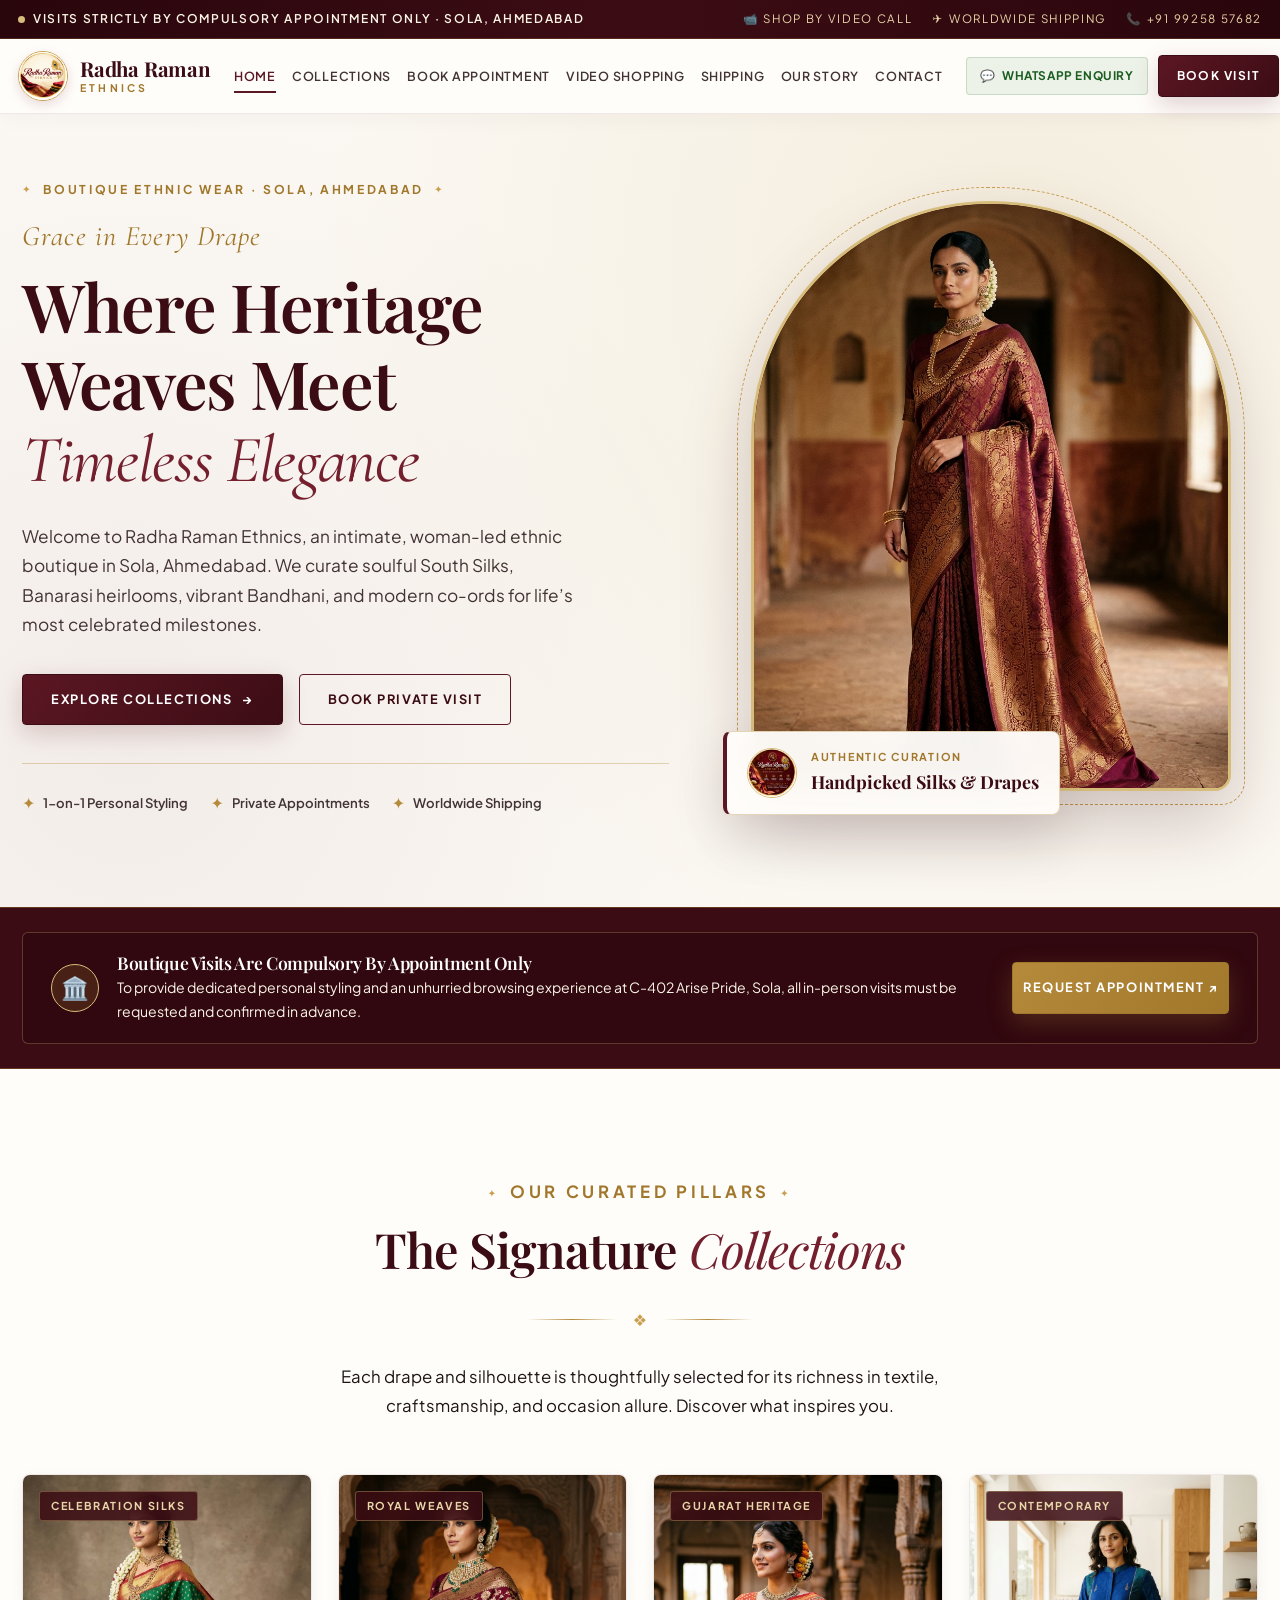
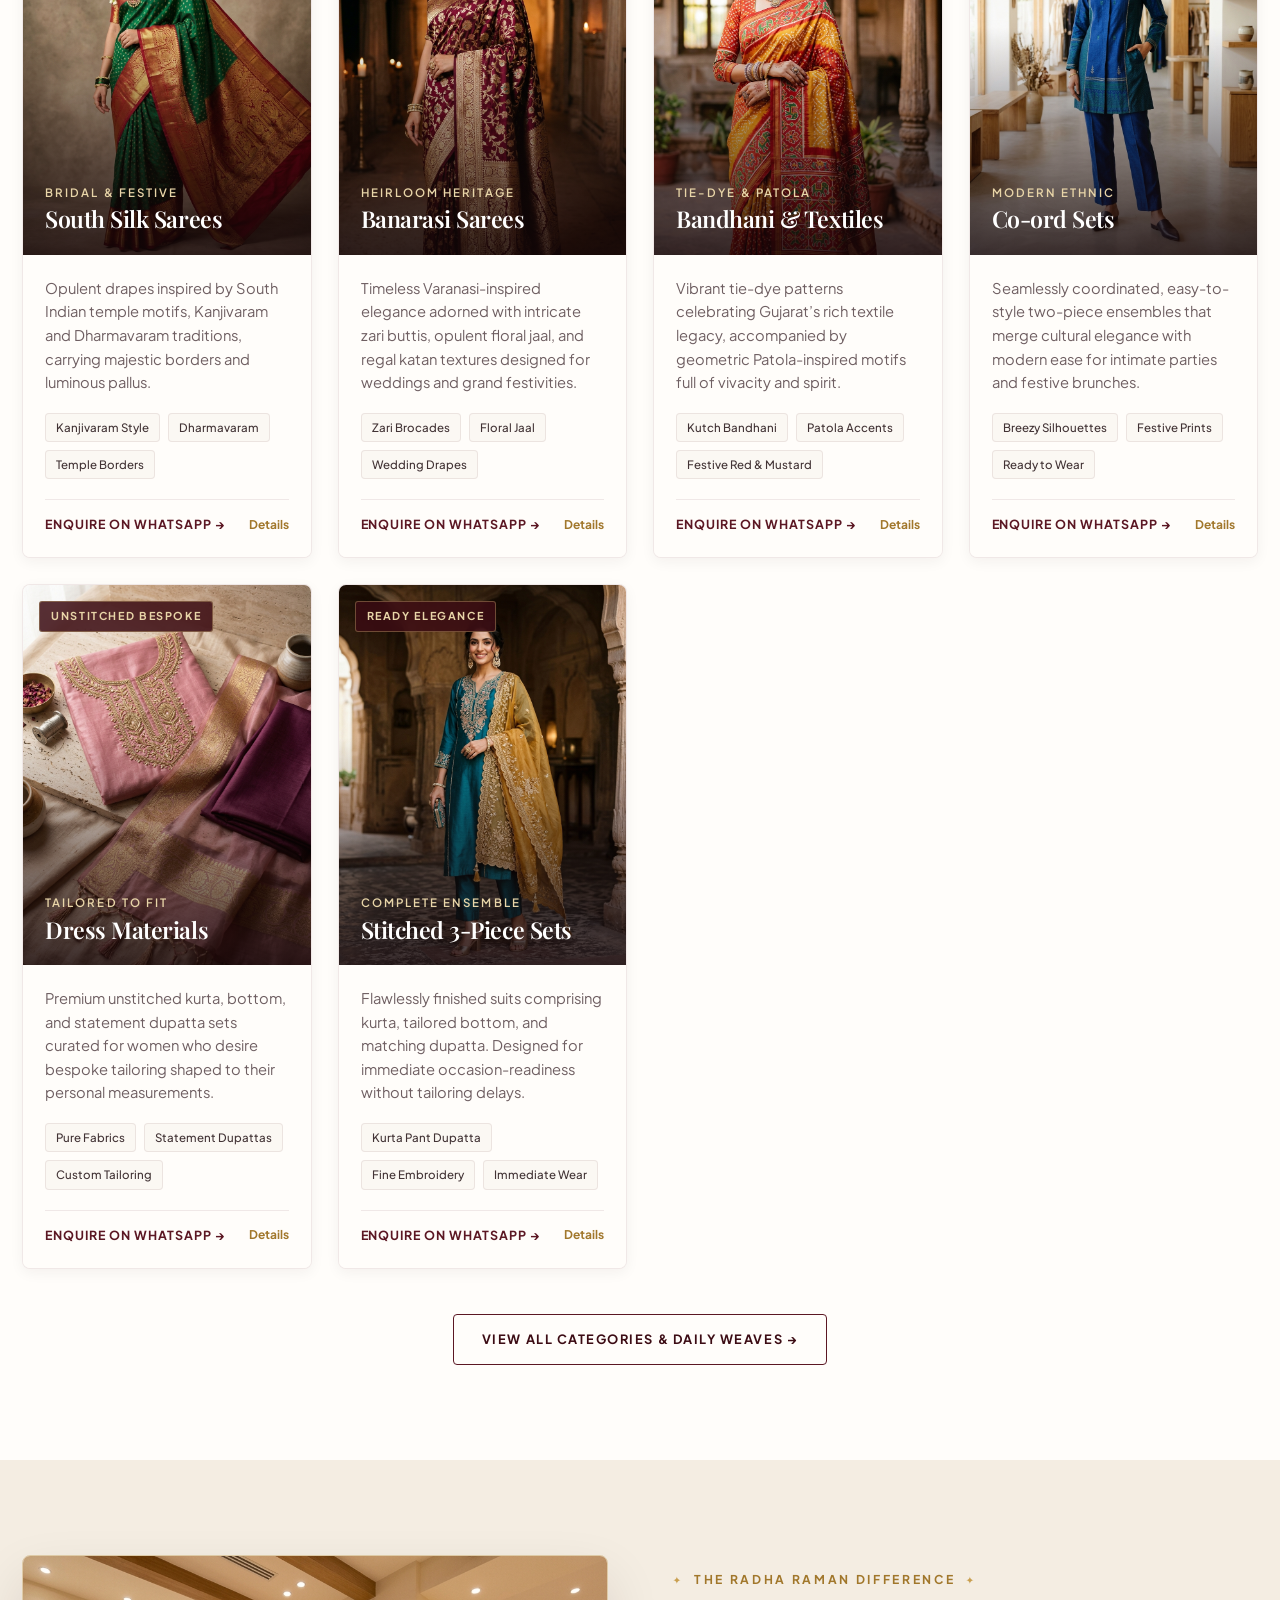
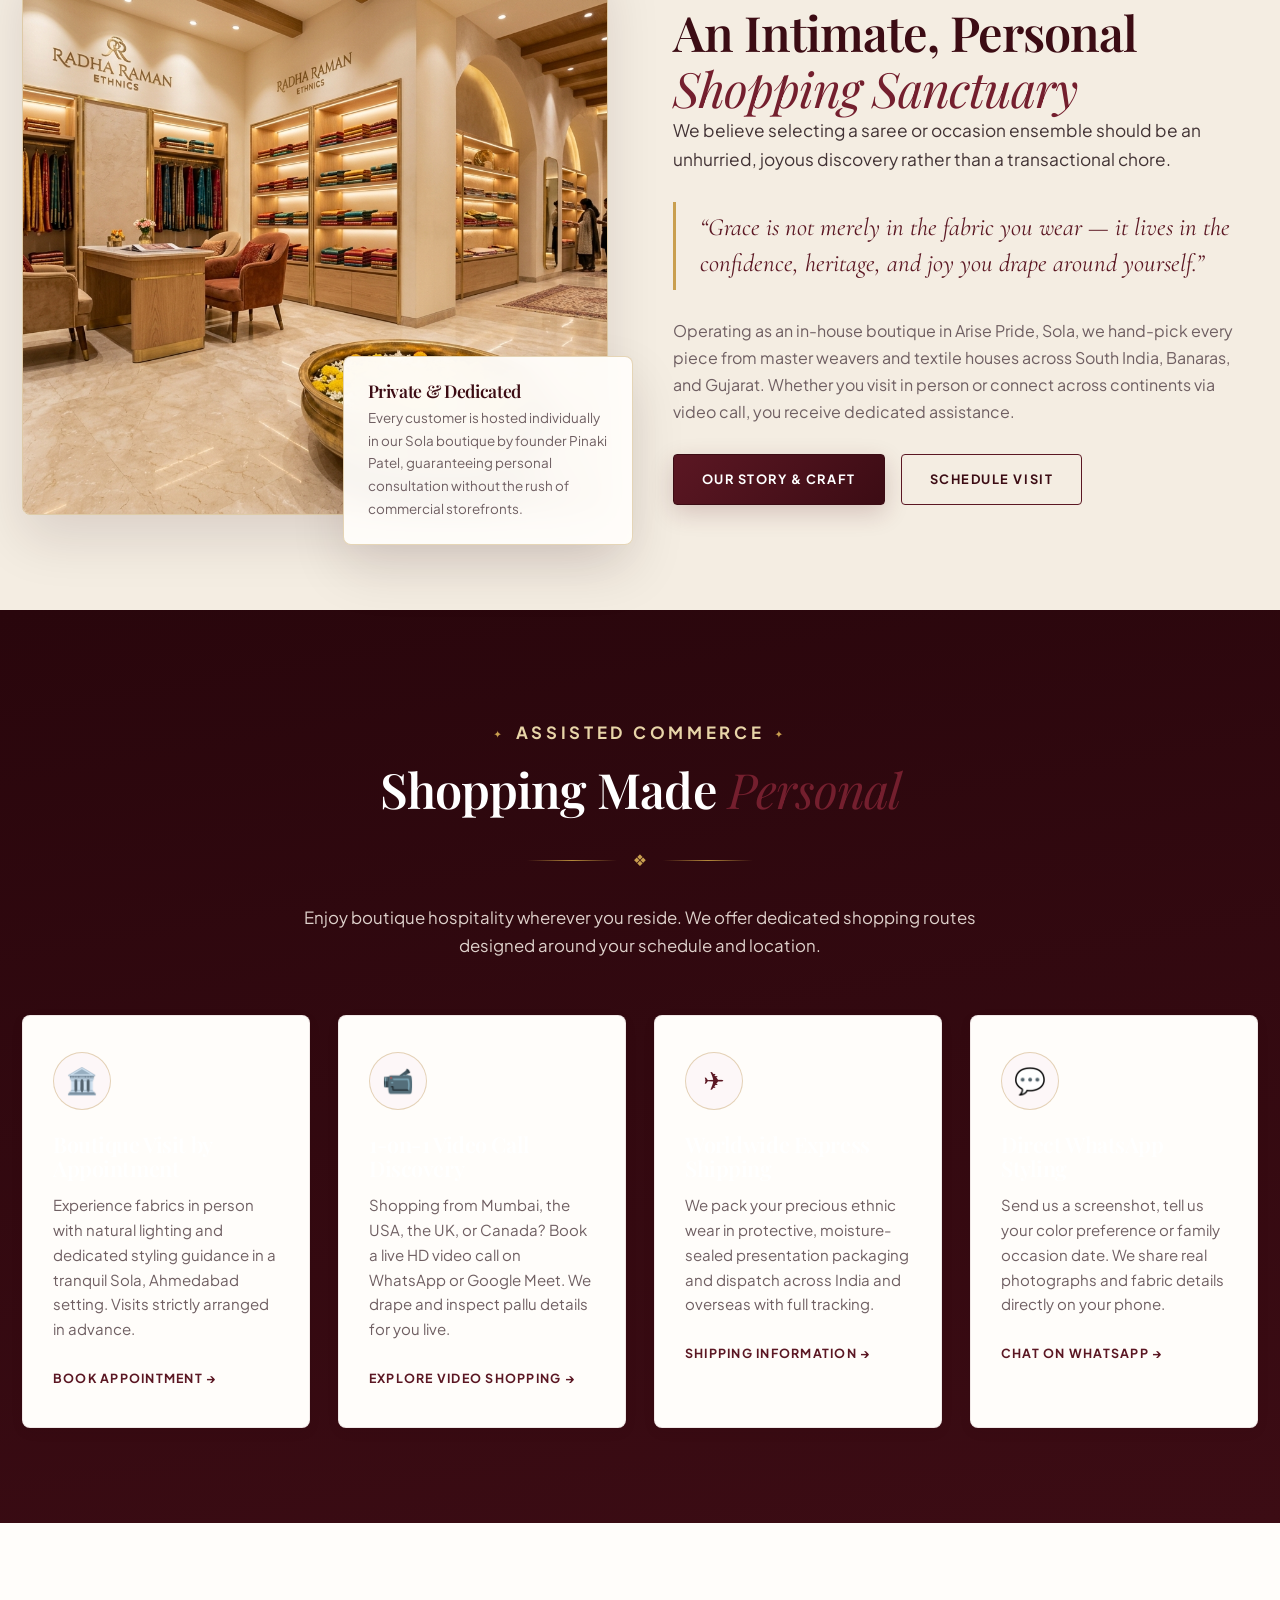
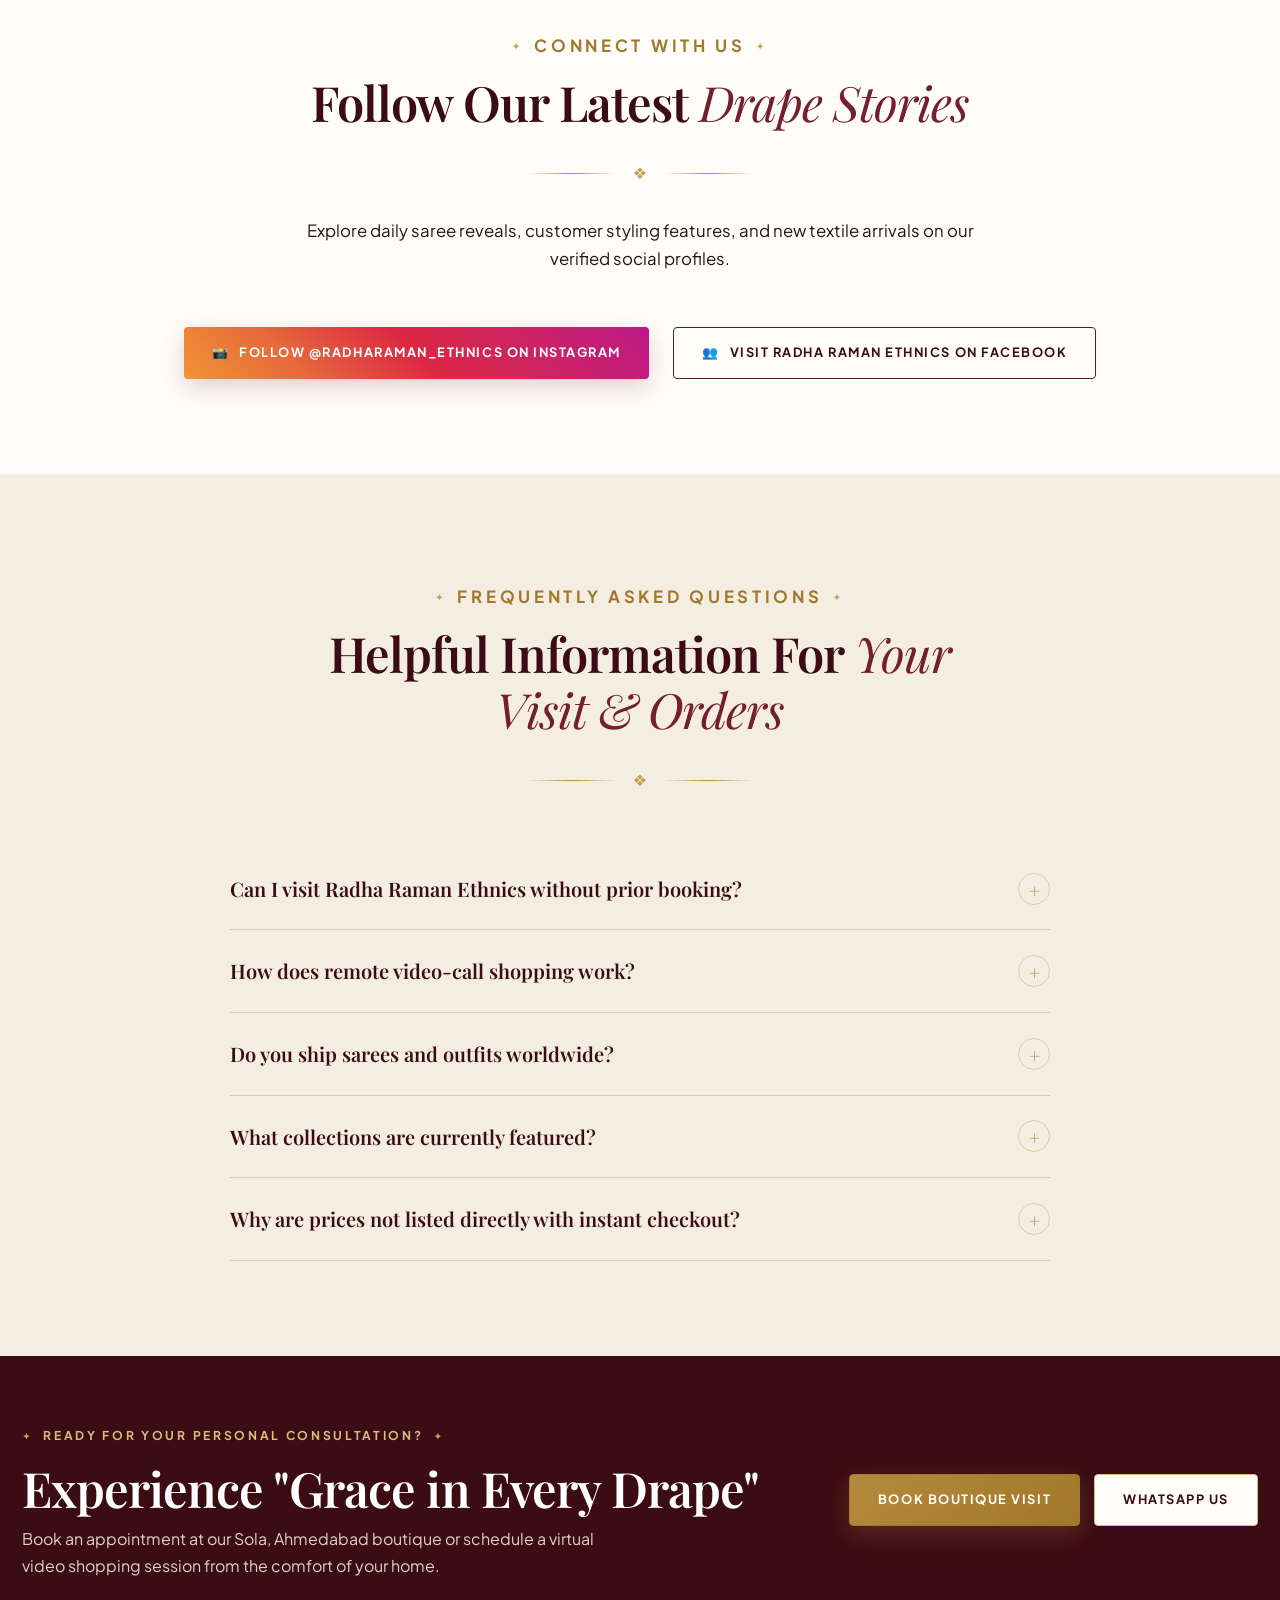
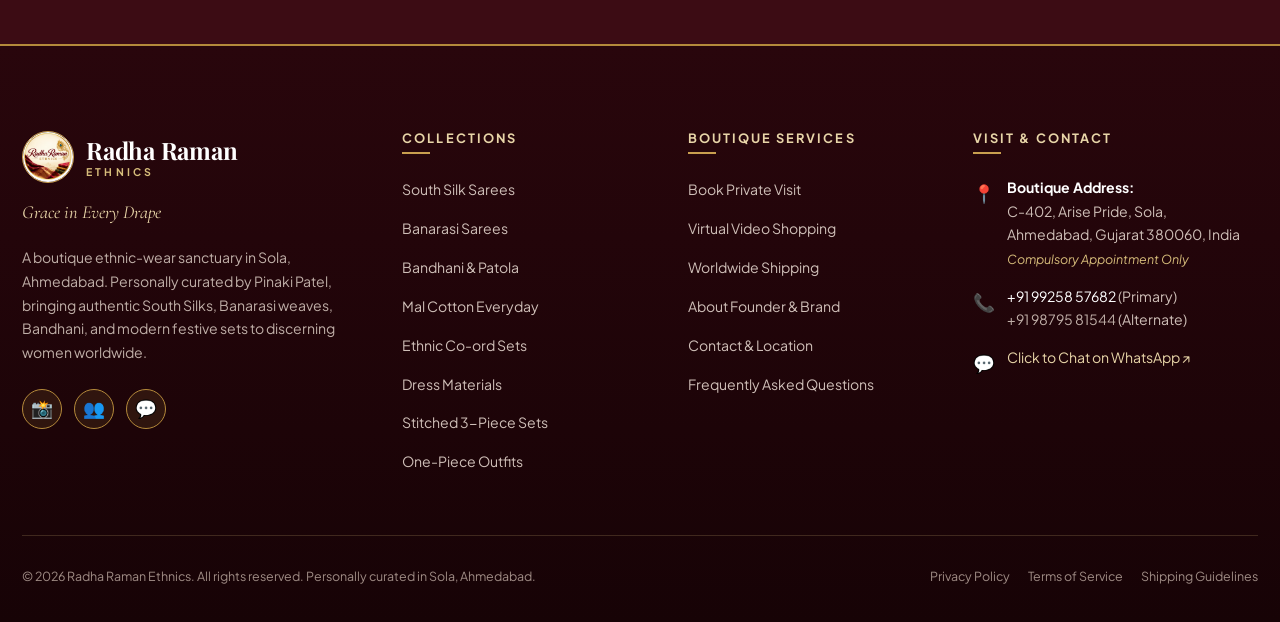
<file: index.html>
<!DOCTYPE html>
<html lang="en-IN">
<head>
  <meta charset="utf-8">
  <meta name="viewport" content="width=device-width, initial-scale=1.0">
  <title>Radha Raman Ethnics | Boutique Sarees & Ethnic Wear in Sola, Ahmedabad</title>
  <meta name="description" content="Discover handcrafted South Silk, Banarasi, and Bandhani sarees, alongside designer co-ords and dress materials at Radha Raman Ethnics, Sola, Ahmedabad. Compulsory appointment-only boutique visits, personal video-call shopping, and worldwide shipping.">
  <meta name="keywords" content="Radha Raman Ethnics, Saree boutique Sola Ahmedabad, South Silk Sarees Ahmedabad, Banarasi Sarees Ahmedabad, Bandhani Sarees Gujarat, Ethnic Wear Sola, Appointment based shopping Ahmedabad, Video call saree shopping">
  <meta name="author" content="Radha Raman Ethnics">
  <meta name="theme-color" content="#5b1723">
  <meta name="robots" content="index, follow">

  <!-- Open Graph / Facebook -->
  <meta property="og:type" content="website">
  <meta property="og:site_name" content="Radha Raman Ethnics">
  <meta property="og:title" content="Radha Raman Ethnics | Grace in Every Drape · Sola, Ahmedabad">
  <meta property="og:description" content="Boutique saree and ethnic-wear destination in Sola, Ahmedabad. Private appointments, assisted video-call shopping, and worldwide express shipping.">
  <meta property="og:image" content="assets/images/radha-raman-collection-badge.png">
  <meta property="og:locale" content="en_IN">

  <!-- Twitter Card -->
  <meta name="twitter:card" content="summary_large_image">
  <meta name="twitter:title" content="Radha Raman Ethnics | Grace in Every Drape">
  <meta name="twitter:description" content="Discover exquisite South Silk, Banarasi, and Bandhani sarees at our boutique in Sola, Ahmedabad. Visits strictly by appointment.">
  <meta name="twitter:image" content="assets/images/radha-raman-badge.png">

  <!-- Favicon -->
  <link rel="icon" type="image/png" href="assets/images/radha-raman-badge.png">
  <link rel="apple-touch-icon" href="assets/images/radha-raman-badge.png">

  <!-- Stylesheet -->
  <link rel="stylesheet" href="assets/style.css">

  <!-- Schema.org Structured Data -->
  <script type="application/ld+json">
  {
    "@context": "https://schema.org",
    "@type": "ClothingStore",
    "name": "Radha Raman Ethnics",
    "image": "assets/images/radha-raman-badge.png",
    "description": "Boutique ethnic-wear store specializing in South Silk, Banarasi, Bandhani sarees, co-ord sets, and festive attire in Sola, Ahmedabad.",
    "telephone": "+919925857682",
    "url": "https://radharamanethnics.com",
    "address": {
      "@type": "PostalAddress",
      "streetAddress": "C-402, Arise Pride",
      "addressLocality": "Sola",
      "addressRegion": "Gujarat",
      "postalCode": "380060",
      "addressCountry": "IN"
    },
    "founder": {
      "@type": "Person",
      "name": "Pinaki Patel"
    },
    "sameAs": [
      "https://www.instagram.com/radharaman_ethnics/",
      "https://www.facebook.com/1112646218606357/"
    ],
    "priceRange": "₹₹ - ₹₹₹₹",
    "paymentAccepted": "Contact boutique for payment methods",
    "currenciesAccepted": "INR"
  }
  </script>
</head>
<body>
  <a class="skip-link" href="#mainContent">Skip to main content</a>

  <!-- Top Announcement Bar -->
  <div class="announcement-bar">
    <div class="announcement-inner">
      <div class="announcement-badge">
        <span class="pulse-dot"></span>
        <span>Visits Strictly by Compulsory Appointment Only · Sola, Ahmedabad</span>
      </div>
      <div class="announcement-links">
        <a href="video-shopping.html"><span>📹</span> Shop by Video Call</a>
        <a href="worldwide-shipping.html"><span>✈️</span> Worldwide Shipping</a>
        <a href="tel:+919925857682"><span>📞</span> +91 99258 57682</a>
      </div>
    </div>
  </div>

  <!-- Main Site Navigation -->
  <header class="site-header">
    <div class="container header-container">
      <a href="index.html" class="brand-lockup" aria-label="Radha Raman Ethnics Home">
        <img src="assets/images/radha-raman-badge.png" alt="Radha Raman Ethnics Crest" class="brand-crest">
        <div class="brand-text">
          <span class="brand-name">Radha Raman</span>
          <span class="brand-sub">ETHNICS</span>
        </div>
      </a>

      <!-- Desktop Nav -->
      <nav class="nav-desktop" aria-label="Primary Navigation">
        <a href="index.html" class="nav-link active">Home</a>
        <a href="collections.html" class="nav-link">Collections</a>
        <a href="book-appointment.html" class="nav-link">Book Appointment</a>
        <a href="video-shopping.html" class="nav-link">Video Shopping</a>
        <a href="worldwide-shipping.html" class="nav-link">Shipping</a>
        <a href="about.html" class="nav-link">Our Story</a>
        <a href="contact.html" class="nav-link">Contact</a>
      </nav>

      <!-- Header CTAs -->
      <div class="header-actions">
        <a href="https://wa.me/919925857682?text=Hello%20Radha%20Raman%20Ethnics%2C%20I%20would%20like%20to%20enquire%20about%20your%20saree%20collection." class="btn-header-wa" target="_blank" rel="noopener">
          <span>💬</span> WhatsApp Enquiry
        </a>
        <a href="book-appointment.html" class="btn btn-primary" style="padding:10px 18px; font-size:0.75rem;">
          Book Visit
        </a>
      </div>

      <!-- Mobile Hamburger Button -->
      <button class="mobile-menu-btn" aria-label="Open mobile menu" aria-expanded="false">
        ☰
      </button>
    </div>
  </header>

  <!-- Mobile Nav Drawer -->
  <div class="mobile-nav-drawer" role="dialog" aria-modal="true" aria-label="Navigation Menu">
    <div class="mobile-nav-panel">
      <div class="mobile-nav-header">
        <div class="brand-lockup">
          <img src="assets/images/radha-raman-badge.png" alt="Radha Raman Ethnics" class="brand-crest" style="width:42px;height:42px;">
          <div class="brand-text">
            <span class="brand-name" style="font-size:1.3rem;">Radha Raman</span>
            <span class="brand-sub">ETHNICS</span>
          </div>
        </div>
        <button class="mobile-nav-close" aria-label="Close menu" style="font-size:1.6rem; color:var(--wine-900);">✕</button>
      </div>

      <nav class="mobile-nav-links">
        <a href="index.html" class="mobile-nav-link active">Home</a>
        <a href="collections.html" class="mobile-nav-link">Explore Collections</a>
        <a href="book-appointment.html" class="mobile-nav-link">Book Appointment</a>
        <a href="video-shopping.html" class="mobile-nav-link">Shop by Video Call</a>
        <a href="worldwide-shipping.html" class="mobile-nav-link">Worldwide Shipping</a>
        <a href="about.html" class="mobile-nav-link">About Our Boutique</a>
        <a href="contact.html" class="mobile-nav-link">Contact & Location</a>
      </nav>

      <div style="margin-top:auto; display:flex; flex-direction:column; gap:12px;">
        <a href="book-appointment.html" class="btn btn-primary" style="width:100%;">Book Private Visit</a>
        <a href="https://wa.me/919925857682?text=Hello%20Radha%20Raman%20Ethnics%2C%20I%20would%20like%20to%20enquire%20about%20your%20collection." class="btn btn-whatsapp" target="_blank" rel="noopener" style="width:100%;">
          Chat on WhatsApp
        </a>
        <p style="font-size:0.75rem; color:var(--ink-500); text-align:center; margin-top:10px;">
          📍 Sola, Ahmedabad · By Appointment Only
        </p>
      </div>
    </div>
  </div>

  <main id="mainContent">
    <!-- Hero Section -->
    <section class="hero-section">
      <div class="container hero-grid">
        <div class="hero-content reveal">
          <p class="eyebrow">BOUTIQUE ETHNIC WEAR · SOLA, AHMEDABAD</p>
          <p class="hero-tagline">Grace in Every Drape</p>
          <h1 class="hero-title">
            Where Heritage Weaves Meet <span class="accent">Timeless Elegance</span>
          </h1>
          <p class="lead hero-lead">
            Welcome to Radha Raman Ethnics, an intimate, woman-led ethnic boutique in Sola, Ahmedabad. We curate soulful South Silks, Banarasi heirlooms, vibrant Bandhani, and modern co-ords for life’s most celebrated milestones.
          </p>

          <div class="hero-cta-group">
            <a href="collections.html" class="btn btn-primary">
              Explore Collections <span>→</span>
            </a>
            <a href="book-appointment.html" class="btn btn-outline">
              Book Private Visit
            </a>
          </div>

          <div class="hero-trust-strip">
            <div class="hero-trust-item">
              <span class="icon">✦</span>
              <span>1-on-1 Personal Styling</span>
            </div>
            <div class="hero-trust-item">
              <span class="icon">✦</span>
              <span>Private Appointments</span>
            </div>
            <div class="hero-trust-item">
              <span class="icon">✦</span>
              <span>Worldwide Shipping</span>
            </div>
          </div>
        </div>

        <!-- Hero Art Visual -->
        <div class="hero-art-container reveal delay-1">
          <div class="hero-frame-wrapper">
            <div class="hero-ornament-ring"></div>
            <div class="hero-arch-frame">
              <img src="assets/images/hero-saree-model.jpg" alt="Model elegantly draped in Radha Raman Ethnics royal deep wine South Silk saree with ornate golden zari borders" width="1200" height="1500" fetchpriority="high">
            </div>

            <!-- Floating Brand Collection Card -->
            <div class="hero-badge-card">
              <img src="assets/images/radha-raman-collection-badge.png" alt="Radha Raman Ethnics Collection Emblem" class="hero-badge-img">
              <div class="hero-badge-meta">
                <small>Authentic Curation</small>
                <strong>Handpicked Silks & Drapes</strong>
              </div>
            </div>
          </div>
        </div>
      </div>
    </section>

    <!-- Compulsory Appointment Notice Strip -->
    <section class="policy-banner-section">
      <div class="container">
        <div class="policy-card">
          <div class="policy-info">
            <div class="policy-icon">🏛️</div>
            <div class="policy-text">
              <h4>Boutique Visits Are Compulsory By Appointment Only</h4>
              <p>To provide dedicated personal styling and an unhurried browsing experience at C-402 Arise Pride, Sola, all in-person visits must be requested and confirmed in advance.</p>
            </div>
          </div>
          <a href="book-appointment.html" class="btn btn-gold" style="white-space:nowrap;">
            Request Appointment ↗
          </a>
        </div>
      </div>
    </section>

    <!-- Curated Saree & Outfit Collections Showcase -->
    <section class="section section-alt">
      <div class="container">
        <div class="section-header center reveal">
          <p class="eyebrow">OUR CURATED PILLARS</p>
          <h2>The Signature <span class="italic-serif">Collections</span></h2>
          <div class="filigree-divider">❖</div>
          <p class="muted">
            Each drape and silhouette is thoughtfully selected for its richness in textile, craftsmanship, and occasion allure. Discover what inspires you.
          </p>
        </div>

        <div class="collection-grid">
          <!-- 1. South Silk Sarees -->
          <article class="collection-card reveal">
            <div class="collection-media">
              <span class="collection-badge-tag">CELEBRATION SILKS</span>
              <img src="assets/images/south-silk-saree.jpg" alt="South Indian celebration silk saree with intricate golden pallu" class="collection-img" loading="lazy">
              <div class="collection-overlay">
                <div class="collection-overlay-meta">
                  <span class="drape-type">Bridal & Festive</span>
                  <h3>South Silk Sarees</h3>
                </div>
              </div>
            </div>
            <div class="collection-body">
              <p>Opulent drapes inspired by South Indian temple motifs, Kanjivaram and Dharmavaram traditions, carrying majestic borders and luminous pallus.</p>
              <div class="collection-highlights">
                <span class="highlight-pill">Kanjivaram Style</span>
                <span class="highlight-pill">Dharmavaram</span>
                <span class="highlight-pill">Temple Borders</span>
              </div>
              <div class="collection-footer">
                <button class="collection-enquiry-link" onclick="openQuickEnquiry('South Silk Sarees')">
                  Enquire on WhatsApp →
                </button>
                <a href="collections.html#south-silk" class="text-link" style="font-size:0.75rem; color:var(--gold-700); font-weight:700;">Details</a>
              </div>
            </div>
          </article>

          <!-- 2. Banarasi Sarees -->
          <article class="collection-card reveal delay-1">
            <div class="collection-media">
              <span class="collection-badge-tag">ROYAL WEAVES</span>
              <img src="assets/images/banarasi-saree.jpg" alt="Royal Banarasi saree with rich golden zari motifs" class="collection-img" loading="lazy">
              <div class="collection-overlay">
                <div class="collection-overlay-meta">
                  <span class="drape-type">Heirloom Heritage</span>
                  <h3>Banarasi Sarees</h3>
                </div>
              </div>
            </div>
            <div class="collection-body">
              <p>Timeless Varanasi-inspired elegance adorned with intricate zari buttis, opulent floral jaal, and regal katan textures designed for weddings and grand festivities.</p>
              <div class="collection-highlights">
                <span class="highlight-pill">Zari Brocades</span>
                <span class="highlight-pill">Floral Jaal</span>
                <span class="highlight-pill">Wedding Drapes</span>
              </div>
              <div class="collection-footer">
                <button class="collection-enquiry-link" onclick="openQuickEnquiry('Banarasi Sarees')">
                  Enquire on WhatsApp →
                </button>
                <a href="collections.html#banarasi" class="text-link" style="font-size:0.75rem; color:var(--gold-700); font-weight:700;">Details</a>
              </div>
            </div>
          </article>

          <!-- 3. Bandhani Sarees & Textiles -->
          <article class="collection-card reveal delay-2">
            <div class="collection-media">
              <span class="collection-badge-tag">GUJARAT HERITAGE</span>
              <img src="assets/images/bandhani-patola-saree.jpg" alt="Authentic Gujarati Bandhani tie dye textile in vivid festival colors" class="collection-img" loading="lazy">
              <div class="collection-overlay">
                <div class="collection-overlay-meta">
                  <span class="drape-type">Tie-Dye & Patola</span>
                  <h3>Bandhani & Textiles</h3>
                </div>
              </div>
            </div>
            <div class="collection-body">
              <p>Vibrant tie-dye patterns celebrating Gujarat’s rich textile legacy, accompanied by geometric Patola-inspired motifs full of vivacity and spirit.</p>
              <div class="collection-highlights">
                <span class="highlight-pill">Kutch Bandhani</span>
                <span class="highlight-pill">Patola Accents</span>
                <span class="highlight-pill">Festive Red & Mustard</span>
              </div>
              <div class="collection-footer">
                <button class="collection-enquiry-link" onclick="openQuickEnquiry('Bandhani Sarees')">
                  Enquire on WhatsApp →
                </button>
                <a href="collections.html#bandhani" class="text-link" style="font-size:0.75rem; color:var(--gold-700); font-weight:700;">Details</a>
              </div>
            </div>
          </article>

          <!-- 4. Co-ord Sets -->
          <article class="collection-card reveal">
            <div class="collection-media">
              <span class="collection-badge-tag">CONTEMPORARY</span>
              <img src="assets/images/ethnic-coord-set.jpg" alt="Modern coordinated ethnic two piece set for women" class="collection-img" loading="lazy">
              <div class="collection-overlay">
                <div class="collection-overlay-meta">
                  <span class="drape-type">Modern Ethnic</span>
                  <h3>Co-ord Sets</h3>
                </div>
              </div>
            </div>
            <div class="collection-body">
              <p>Seamlessly coordinated, easy-to-style two-piece ensembles that merge cultural elegance with modern ease for intimate parties and festive brunches.</p>
              <div class="collection-highlights">
                <span class="highlight-pill">Breezy Silhouettes</span>
                <span class="highlight-pill">Festive Prints</span>
                <span class="highlight-pill">Ready to Wear</span>
              </div>
              <div class="collection-footer">
                <button class="collection-enquiry-link" onclick="openQuickEnquiry('Co-ord Sets')">
                  Enquire on WhatsApp →
                </button>
                <a href="collections.html#coord" class="text-link" style="font-size:0.75rem; color:var(--gold-700); font-weight:700;">Details</a>
              </div>
            </div>
          </article>

          <!-- 5. Dress Materials -->
          <article class="collection-card reveal delay-1">
            <div class="collection-media">
              <span class="collection-badge-tag">UNSTITCHED BESPOKE</span>
              <img src="assets/images/dress-materials.jpg" alt="Luxury unstitched ethnic dress material with embellished dupatta" class="collection-img" loading="lazy">
              <div class="collection-overlay">
                <div class="collection-overlay-meta">
                  <span class="drape-type">Tailored to Fit</span>
                  <h3>Dress Materials</h3>
                </div>
              </div>
            </div>
            <div class="collection-body">
              <p>Premium unstitched kurta, bottom, and statement dupatta sets curated for women who desire bespoke tailoring shaped to their personal measurements.</p>
              <div class="collection-highlights">
                <span class="highlight-pill">Pure Fabrics</span>
                <span class="highlight-pill">Statement Dupattas</span>
                <span class="highlight-pill">Custom Tailoring</span>
              </div>
              <div class="collection-footer">
                <button class="collection-enquiry-link" onclick="openQuickEnquiry('Dress Materials')">
                  Enquire on WhatsApp →
                </button>
                <a href="collections.html#dress-materials" class="text-link" style="font-size:0.75rem; color:var(--gold-700); font-weight:700;">Details</a>
              </div>
            </div>
          </article>

          <!-- 6. Stitched 3-Piece Sets -->
          <article class="collection-card reveal delay-2">
            <div class="collection-media">
              <span class="collection-badge-tag">READY ELEGANCE</span>
              <img src="assets/images/stitched-three-piece.jpg" alt="Stitched three piece ethnic suit with kurta pant and dupatta" class="collection-img" loading="lazy">
              <div class="collection-overlay">
                <div class="collection-overlay-meta">
                  <span class="drape-type">Complete Ensemble</span>
                  <h3>Stitched 3-Piece Sets</h3>
                </div>
              </div>
            </div>
            <div class="collection-body">
              <p>Flawlessly finished suits comprising kurta, tailored bottom, and matching dupatta. Designed for immediate occasion-readiness without tailoring delays.</p>
              <div class="collection-highlights">
                <span class="highlight-pill">Kurta Pant Dupatta</span>
                <span class="highlight-pill">Fine Embroidery</span>
                <span class="highlight-pill">Immediate Wear</span>
              </div>
              <div class="collection-footer">
                <button class="collection-enquiry-link" onclick="openQuickEnquiry('Stitched 3-Piece Sets')">
                  Enquire on WhatsApp →
                </button>
                <a href="collections.html#three-piece" class="text-link" style="font-size:0.75rem; color:var(--gold-700); font-weight:700;">Details</a>
              </div>
            </div>
          </article>
        </div>

        <div style="text-align:center; margin-top:45px;">
          <a href="collections.html" class="btn btn-outline" style="min-width:240px;">
            View All Categories & Daily Weaves →
          </a>
        </div>
      </div>
    </section>

    <!-- The In-House Boutique Difference (Editorial Story Split) -->
    <section class="section section-cream">
      <div class="container feature-split">
        <div class="feature-media-group reveal">
          <img src="assets/images/boutique-interior.jpg" alt="Interior of Radha Raman Ethnics boutique in Sola Ahmedabad with silk sarees and traditional brass urli" class="feature-primary-img" loading="lazy">
          <div class="feature-floating-card">
            <h4>Private & Dedicated</h4>
            <p>Every customer is hosted individually in our Sola boutique by founder Pinaki Patel, guaranteeing personal consultation without the rush of commercial storefronts.</p>
          </div>
        </div>

        <div class="feature-copy reveal delay-1">
          <p class="eyebrow">THE RADHA RAMAN DIFFERENCE</p>
          <h2>An Intimate, Personal <span class="italic-serif">Shopping Sanctuary</span></h2>
          <p class="lead">
            We believe selecting a saree or occasion ensemble should be an unhurried, joyous discovery rather than a transactional chore.
          </p>
          <div class="feature-quote">
            “Grace is not merely in the fabric you wear — it lives in the confidence, heritage, and joy you drape around yourself.”
          </div>
          <p style="color:var(--ink-500); margin-bottom:28px;">
            Operating as an in-house boutique in Arise Pride, Sola, we hand-pick every piece from master weavers and textile houses across South India, Banaras, and Gujarat. Whether you visit in person or connect across continents via video call, you receive dedicated assistance.
          </p>
          <div style="display:flex; gap:16px; flex-wrap:wrap;">
            <a href="about.html" class="btn btn-primary">Our Story & Craft</a>
            <a href="book-appointment.html" class="btn btn-outline">Schedule Visit</a>
          </div>
        </div>
      </div>
    </section>

    <!-- Assisted Shopping Services Section -->
    <section class="section section-dark">
      <div class="container">
        <div class="section-header center reveal">
          <p class="eyebrow">ASSISTED COMMERCE</p>
          <h2>Shopping Made <span class="italic-serif">Personal</span></h2>
          <div class="filigree-divider">❖</div>
          <p class="muted">
            Enjoy boutique hospitality wherever you reside. We offer dedicated shopping routes designed around your schedule and location.
          </p>
        </div>

        <div class="service-cards-grid">
          <!-- 1. Boutique Visit -->
          <div class="service-card reveal">
            <div class="service-icon-box">🏛️</div>
            <h3>Boutique Visit by Appointment</h3>
            <p>Experience fabrics in person with natural lighting and dedicated styling guidance in a tranquil Sola, Ahmedabad setting. Visits strictly arranged in advance.</p>
            <a href="book-appointment.html" class="service-action-link">Book Appointment →</a>
          </div>

          <!-- 2. Virtual Shopping -->
          <div class="service-card reveal delay-1">
            <div class="service-icon-box">📹</div>
            <h3>1-on-1 Video Call Discovery</h3>
            <p>Shopping from Mumbai, the USA, the UK, or Canada? Book a live HD video call on WhatsApp or Google Meet. We drape and inspect pallu details for you live.</p>
            <a href="video-shopping.html" class="service-action-link">Explore Video Shopping →</a>
          </div>

          <!-- 3. Worldwide Shipping -->
          <div class="service-card reveal delay-2">
            <div class="service-icon-box">✈️</div>
            <h3>Worldwide Express Shipping</h3>
            <p>We pack your precious ethnic wear in protective, moisture-sealed presentation packaging and dispatch across India and overseas with full tracking.</p>
            <a href="worldwide-shipping.html" class="service-action-link">Shipping Information →</a>
          </div>

          <!-- 4. Direct WhatsApp Care -->
          <div class="service-card reveal delay-3">
            <div class="service-icon-box">💬</div>
            <h3>Direct WhatsApp Styling</h3>
            <p>Send us a screenshot, tell us your color preference or family occasion date. We share real photographs and fabric details directly on your phone.</p>
            <a href="https://wa.me/919925857682?text=Hello%20Radha%20Raman%20Ethnics%2C%20I%20would%20like%20guidance%20on%20choosing%20a%20saree." class="service-action-link" target="_blank" rel="noopener">Chat on WhatsApp →</a>
          </div>
        </div>
      </div>
    </section>

    <!-- Social Showcase & Community -->
    <section class="section section-alt">
      <div class="container">
        <div class="section-header center reveal">
          <p class="eyebrow">CONNECT WITH US</p>
          <h2>Follow Our Latest <span class="italic-serif">Drape Stories</span></h2>
          <div class="filigree-divider">❖</div>
          <p class="muted">
            Explore daily saree reveals, customer styling features, and new textile arrivals on our verified social profiles.
          </p>
        </div>

        <div style="display:flex; justify-content:center; gap:24px; flex-wrap:wrap; margin-top:20px;" class="reveal">
          <a href="https://www.instagram.com/radharaman_ethnics/" target="_blank" rel="noopener" class="btn btn-primary" style="background:linear-gradient(45deg, #f09433, #e6683c, #dc2743, #cc2366, #bc1888); border:none;">
            <span>📸</span> Follow @radharaman_ethnics on Instagram
          </a>
          <a href="https://www.facebook.com/1112646218606357/" target="_blank" rel="noopener" class="btn btn-outline">
            <span>👥</span> Visit Radha Raman Ethnics on Facebook
          </a>
        </div>
      </div>
    </section>

    <!-- Comprehensive FAQ Section -->
    <section class="section section-cream" id="faq">
      <div class="container">
        <div class="section-header center reveal">
          <p class="eyebrow">FREQUENTLY ASKED QUESTIONS</p>
          <h2>Helpful Information For <span class="italic-serif">Your Visit & Orders</span></h2>
          <div class="filigree-divider">❖</div>
        </div>

        <div class="faq-accordion reveal">
          <!-- FAQ 1 -->
          <div class="faq-item">
            <button class="faq-trigger" aria-expanded="false">
              <span>Can I visit Radha Raman Ethnics without prior booking?</span>
              <span class="faq-symbol">+</span>
            </button>
            <div class="faq-content">
              <div class="faq-inner">
                No. Visits are strictly by compulsory appointment only. As an in-house boutique hosted in C-402 Arise Pride, Sola, we allocate exclusive time to each client so you can browse peacefully without disruptions. Please book online or message us on WhatsApp before arriving.
              </div>
            </div>
          </div>

          <!-- FAQ 2 -->
          <div class="faq-item">
            <button class="faq-trigger" aria-expanded="false">
              <span>How does remote video-call shopping work?</span>
              <span class="faq-symbol">+</span>
            </button>
            <div class="faq-content">
              <div class="faq-inner">
                It is very simple! You schedule a suitable time window on WhatsApp. Founder Pinaki Patel connects via WhatsApp Video or Google Meet, unfolds selected sarees, demonstrates the drape and border on camera, and provides high-resolution fabric close-ups so you can choose confidently.
              </div>
            </div>
          </div>

          <!-- FAQ 3 -->
          <div class="faq-item">
            <button class="faq-trigger" aria-expanded="false">
              <span>Do you ship sarees and outfits worldwide?</span>
              <span class="faq-symbol">+</span>
            </button>
            <div class="faq-content">
              <div class="faq-inner">
                Yes! We offer worldwide courier delivery across the USA, UK, Canada, Australia, UAE, Europe, and throughout India. Shipping rates, delivery timelines, and destination specifics are shared transparently prior to confirming your order.
              </div>
            </div>
          </div>

          <!-- FAQ 4 -->
          <div class="faq-item">
            <button class="faq-trigger" aria-expanded="false">
              <span>What collections are currently featured?</span>
              <span class="faq-symbol">+</span>
            </button>
            <div class="faq-content">
              <div class="faq-inner">
                Our core range includes South Silk Sarees, Banarasi Sarees, Bandhani Sarees & Textiles, lightweight Mal Cotton daily wear, designer Co-ord Sets, unstitched Dress Materials, stitched 3-Piece Suit Sets, and versatile One-Piece Outfits.
              </div>
            </div>
          </div>

          <!-- FAQ 5 -->
          <div class="faq-item">
            <button class="faq-trigger" aria-expanded="false">
              <span>Why are prices not listed directly with instant checkout?</span>
              <span class="faq-symbol">+</span>
            </button>
            <div class="faq-content">
              <div class="faq-inner">
                Because we specialize in curated boutique batches and high-turnover artisan handlooms, designs evolve frequently. We prefer assisted conversations to verify exact current availability, color nuances, and shipping requirements before any payment commitment.
              </div>
            </div>
          </div>
        </div>
      </div>
    </section>

    <!-- Bottom Appointment CTA Banner -->
    <section class="section" style="background:var(--wine-900); color:#fff; padding:65px 0;">
      <div class="container" style="display:flex; justify-content:space-between; align-items:center; gap:30px; flex-wrap:wrap;">
        <div>
          <p class="eyebrow" style="color:var(--gold-400);">READY FOR YOUR PERSONAL CONSULTATION?</p>
          <h2 style="color:#fff; margin:0 0 10px;">Experience "Grace in Every Drape"</h2>
          <p style="color:#dfd0c9; margin:0; max-width:600px;">
            Book an appointment at our Sola, Ahmedabad boutique or schedule a virtual video shopping session from the comfort of your home.
          </p>
        </div>
        <div style="display:flex; gap:14px; flex-wrap:wrap;">
          <a href="book-appointment.html" class="btn btn-gold">Book Boutique Visit</a>
          <a href="https://wa.me/919925857682?text=Hello%20Radha%20Raman%20Ethnics%2C%20I%20would%20like%20to%20enquire%20about%20your%20sarees." class="btn btn-light" target="_blank" rel="noopener">WhatsApp Us</a>
        </div>
      </div>
    </section>
  </main>

  <!-- Quick Saree Enquiry Modal -->
  <div class="modal-backdrop" id="quickEnquiryModal" role="dialog" aria-modal="true" aria-labelledby="modalStyleTitle">
    <div class="modal-dialog">
      <button class="modal-close-btn" id="modalCloseBtn" aria-label="Close modal">✕</button>
      <div style="text-align:center; margin-bottom:20px;">
        <p class="eyebrow" style="margin-bottom:6px;">DIRECT BOUTIQUE ENQUIRY</p>
        <h3 id="modalStyleTitle" style="color:var(--wine-900); font-size:1.5rem;">Saree Collection</h3>
        <p style="font-size:0.85rem; color:var(--ink-500); margin-top:4px;">
          Send a direct WhatsApp message to our team to confirm current designs, fabric purity, and availability.
        </p>
      </div>

      <form id="modalEnquiryForm">
        <input type="hidden" id="modalStyleName" value="Saree Collection">
        <div style="margin-bottom:14px;">
          <label class="form-label" for="modalCustomerName">Your Name</label>
          <input type="text" id="modalCustomerName" class="form-input" placeholder="e.g. Radhika Sharma" required>
        </div>
        <div style="margin-bottom:18px;">
          <label class="form-label" for="modalCustomerNote">Your Message / Specific Need</label>
          <textarea id="modalCustomerNote" class="form-textarea" placeholder="Specify color preference, celebration date, or delivery city..."></textarea>
        </div>
        <button type="submit" class="btn btn-whatsapp" style="width:100%;">
          Continue to WhatsApp ↗
        </button>
        <p style="font-size:0.75rem; color:var(--ink-500); text-align:center; margin-top:10px;">
          Direct communication with Pinaki Patel · +91 99258 57682
        </p>
      </form>
    </div>
  </div>

  <!-- Master Footer -->
  <footer class="site-footer">
    <div class="container">
      <div class="footer-top-grid">
        <!-- Col 1: Brand Identity -->
        <div class="footer-brand">
          <div class="brand-lockup" style="margin-bottom:14px;">
            <img src="assets/images/radha-raman-badge.png" alt="Radha Raman Ethnics Emblem" style="width:52px; height:52px; border-radius:50%; border:1px solid var(--gold-500);">
            <div class="brand-text">
              <span class="brand-name" style="color:#fff; font-size:1.5rem;">Radha Raman</span>
              <span class="brand-sub" style="color:var(--gold-400);">ETHNICS</span>
            </div>
          </div>
          <p class="tagline">Grace in Every Drape</p>
          <p class="about-txt">
            A boutique ethnic-wear sanctuary in Sola, Ahmedabad. Personally curated by Pinaki Patel, bringing authentic South Silks, Banarasi weaves, Bandhani, and modern festive sets to discerning women worldwide.
          </p>
          <div class="footer-social-row">
            <a href="https://www.instagram.com/radharaman_ethnics/" class="footer-social-btn" target="_blank" rel="noopener" aria-label="Instagram">📸</a>
            <a href="https://www.facebook.com/1112646218606357/" class="footer-social-btn" target="_blank" rel="noopener" aria-label="Facebook">👥</a>
            <a href="https://wa.me/919925857682" class="footer-social-btn" target="_blank" rel="noopener" aria-label="WhatsApp">💬</a>
          </div>
        </div>

        <!-- Col 2: Collections -->
        <div class="footer-col">
          <h4>Collections</h4>
          <ul class="footer-links">
            <li><a href="collections.html#south-silk">South Silk Sarees</a></li>
            <li><a href="collections.html#banarasi">Banarasi Sarees</a></li>
            <li><a href="collections.html#bandhani">Bandhani & Patola</a></li>
            <li><a href="collections.html#mal-cotton">Mal Cotton Everyday</a></li>
            <li><a href="collections.html#coord">Ethnic Co-ord Sets</a></li>
            <li><a href="collections.html#dress-materials">Dress Materials</a></li>
            <li><a href="collections.html#three-piece">Stitched 3-Piece Sets</a></li>
            <li><a href="collections.html#one-piece">One-Piece Outfits</a></li>
          </ul>
        </div>

        <!-- Col 3: Services & Navigation -->
        <div class="footer-col">
          <h4>Boutique Services</h4>
          <ul class="footer-links">
            <li><a href="book-appointment.html">Book Private Visit</a></li>
            <li><a href="video-shopping.html">Virtual Video Shopping</a></li>
            <li><a href="worldwide-shipping.html">Worldwide Shipping</a></li>
            <li><a href="about.html">About Founder & Brand</a></li>
            <li><a href="contact.html">Contact & Location</a></li>
            <li><a href="#faq">Frequently Asked Questions</a></li>
          </ul>
        </div>

        <!-- Col 4: Location & Visiting Notice -->
        <div class="footer-col">
          <h4>Visit & Contact</h4>
          <div class="footer-contact-items">
            <div class="footer-contact-item">
              <span class="icon">📍</span>
              <div>
                <strong style="color:#fff;">Boutique Address:</strong><br>
                C-402, Arise Pride, Sola,<br>
                Ahmedabad, Gujarat 380060, India<br>
                <em style="color:var(--gold-400); font-size:0.78rem;">Compulsory Appointment Only</em>
              </div>
            </div>
            <div class="footer-contact-item">
              <span class="icon">📞</span>
              <div>
                <a href="tel:+919925857682" style="color:#fff;">+91 99258 57682</a> (Primary)<br>
                <a href="tel:+919879581544" style="color:#bfaea7;">+91 98795 81544</a> (Alternate)
              </div>
            </div>
            <div class="footer-contact-item">
              <span class="icon">💬</span>
              <div>
                <a href="https://wa.me/919925857682" target="_blank" rel="noopener" style="color:var(--gold-300);">
                  Click to Chat on WhatsApp ↗
                </a>
              </div>
            </div>
          </div>
        </div>
      </div>

      <!-- Footer Bottom Legal -->
      <div class="footer-bottom">
        <div>
          © 2026 Radha Raman Ethnics. All rights reserved. Personally curated in Sola, Ahmedabad.
        </div>
        <div class="footer-legal-links">
          <a href="privacy-policy.html">Privacy Policy</a>
          <a href="terms.html">Terms of Service</a>
          <a href="worldwide-shipping.html">Shipping Guidelines</a>
        </div>
      </div>
    </div>
  </footer>

  <!-- Mobile Quick Action Floating Bar -->
  <div class="mobile-floating-bar">
    <a href="https://wa.me/919925857682?text=Hello%20Radha%20Raman%20Ethnics%2C%20I%20have%20an%20enquiry." class="btn btn-whatsapp" target="_blank" rel="noopener">
      <span>💬</span> WhatsApp
    </a>
    <a href="tel:+919925857682" class="btn btn-outline" style="border-color:var(--wine-800);">
      <span>📞</span> Call
    </a>
    <a href="book-appointment.html" class="btn btn-primary">
      <span>🏛️</span> Book Visit
    </a>
  </div>

  <script src="assets/script.js"></script>
</body>
</html>
</file>
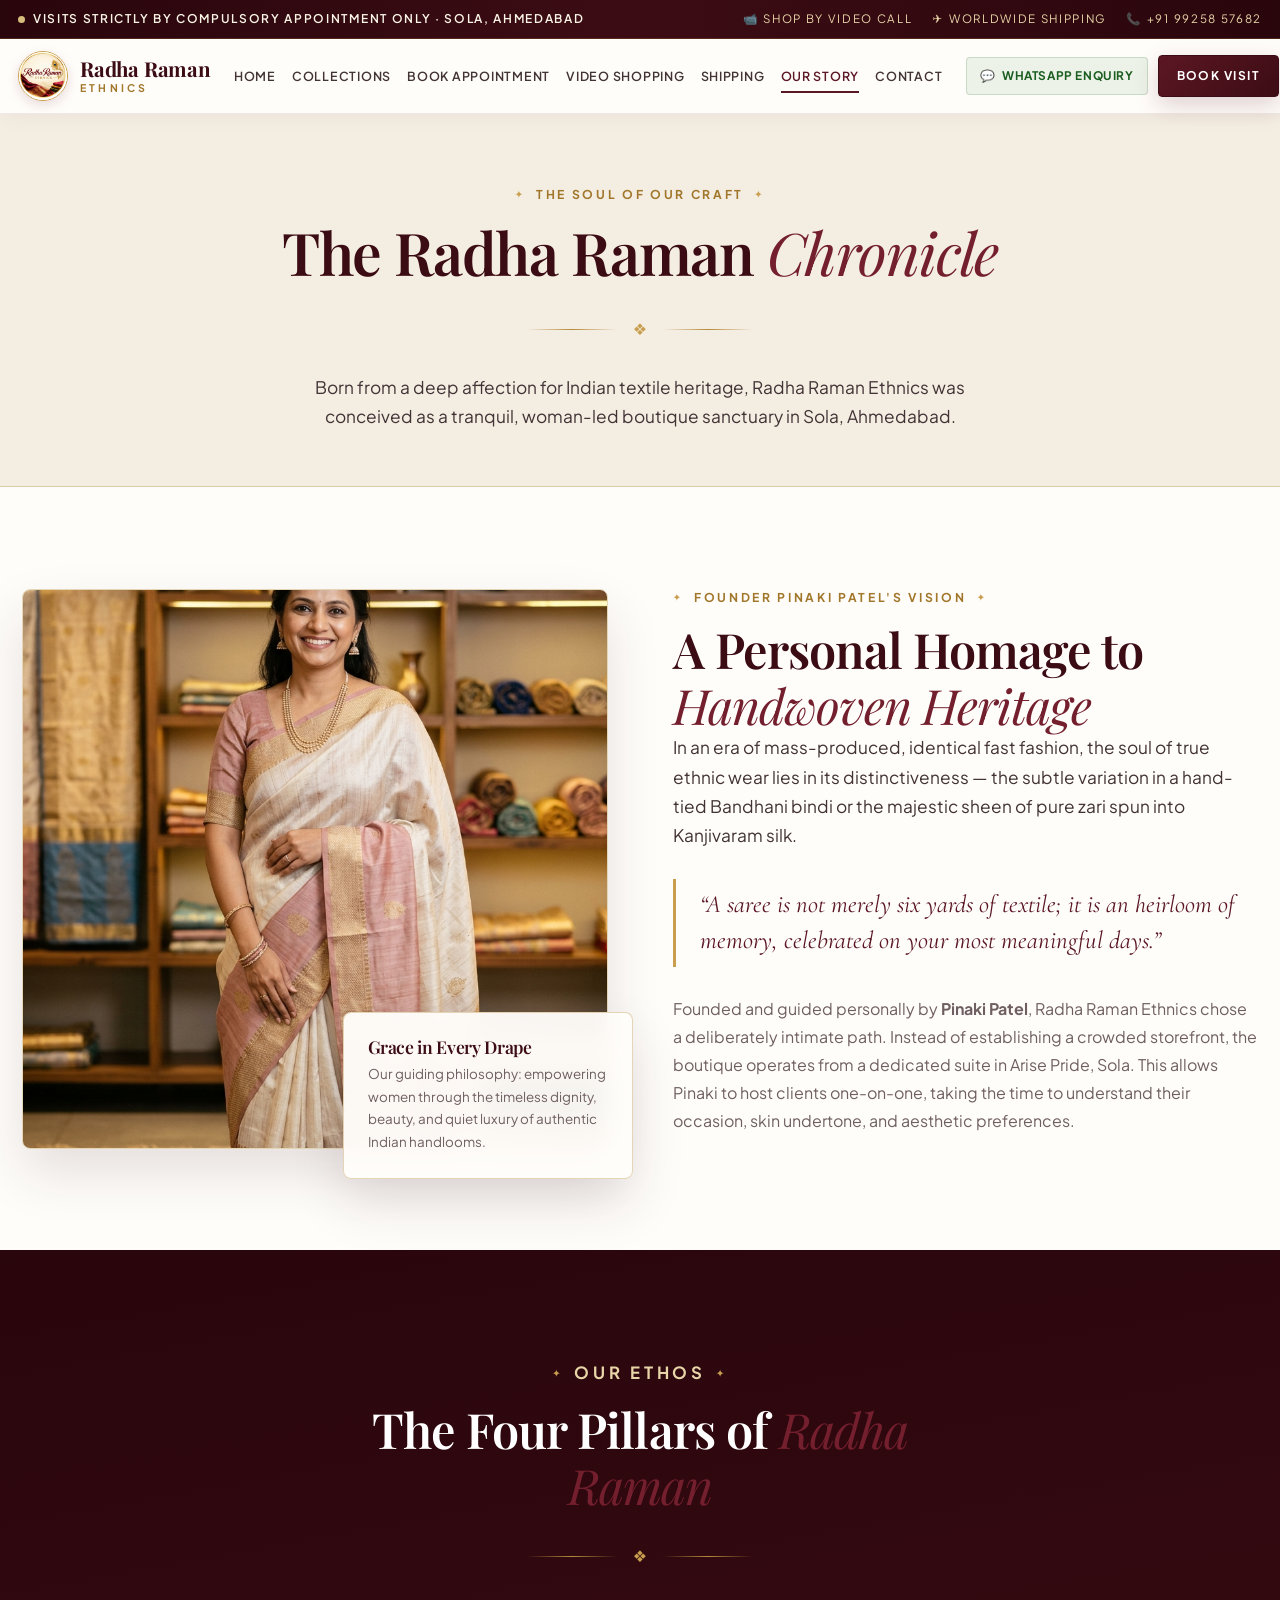
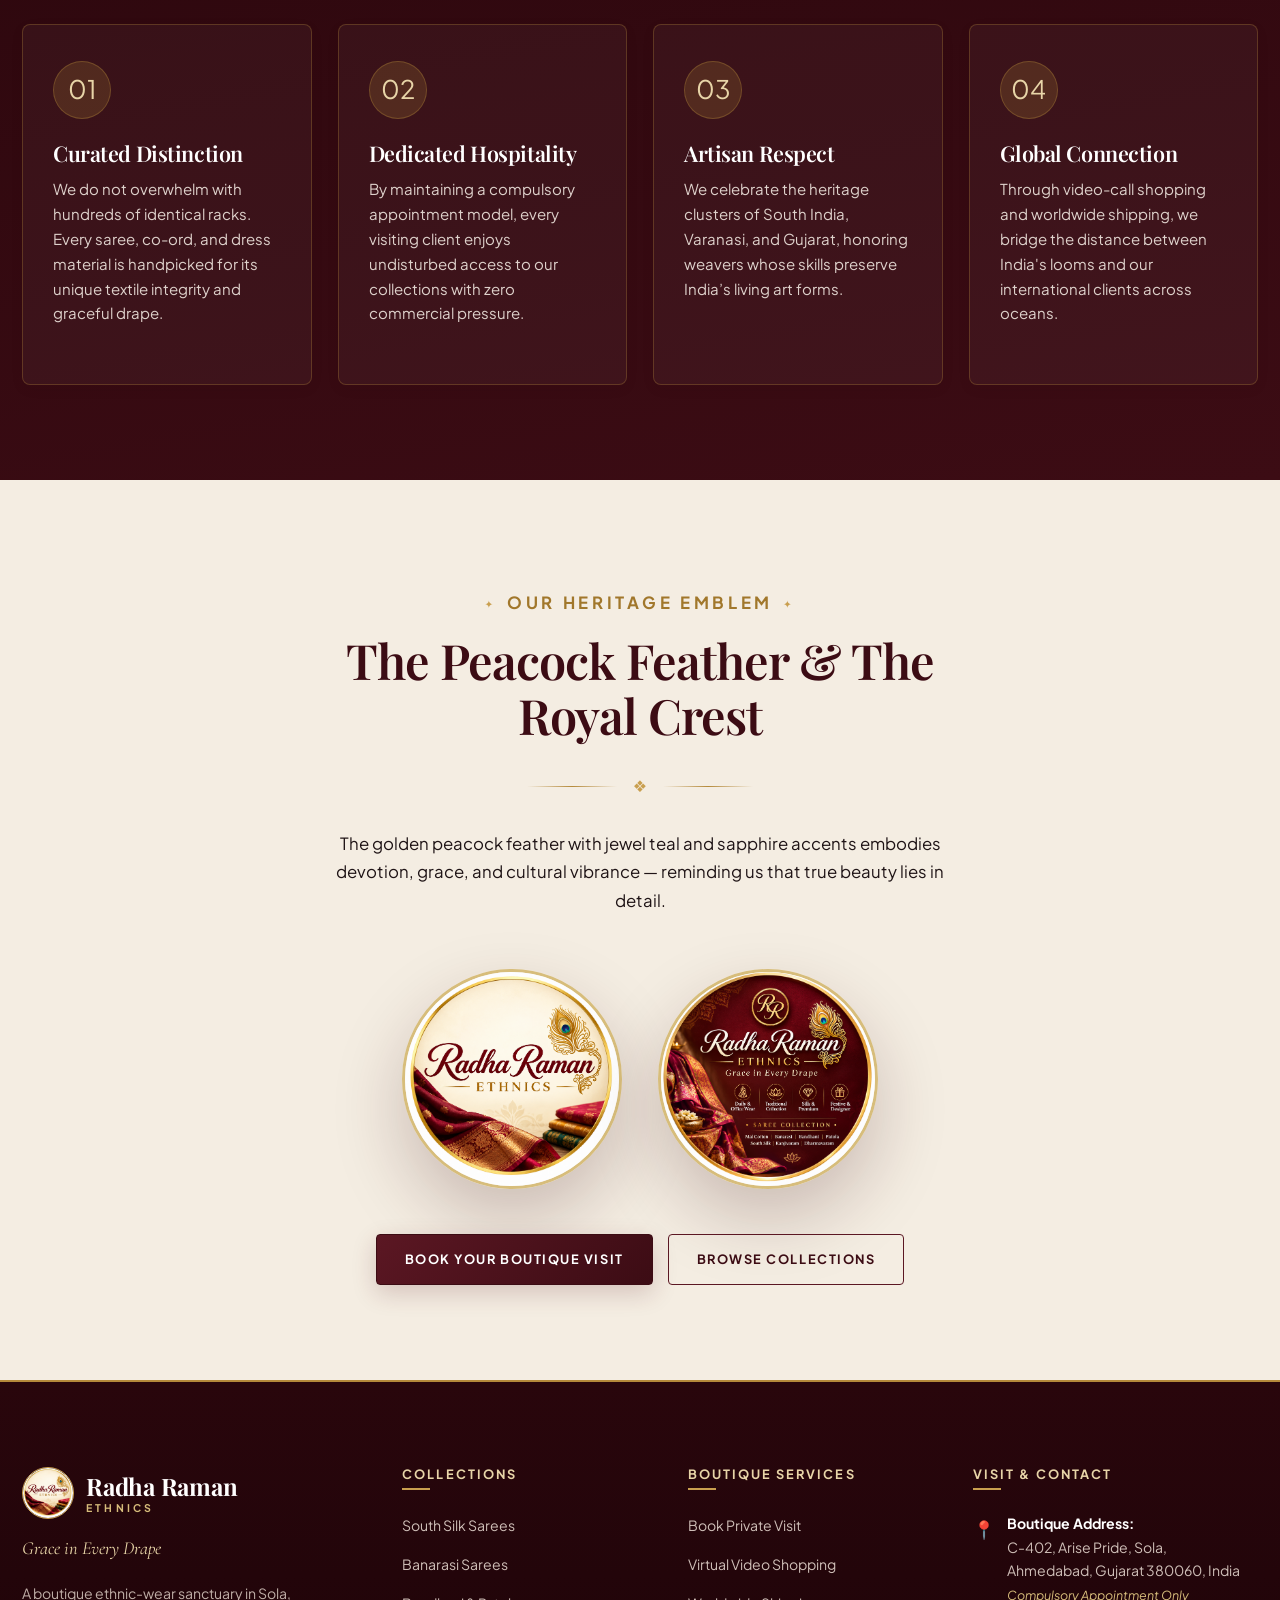
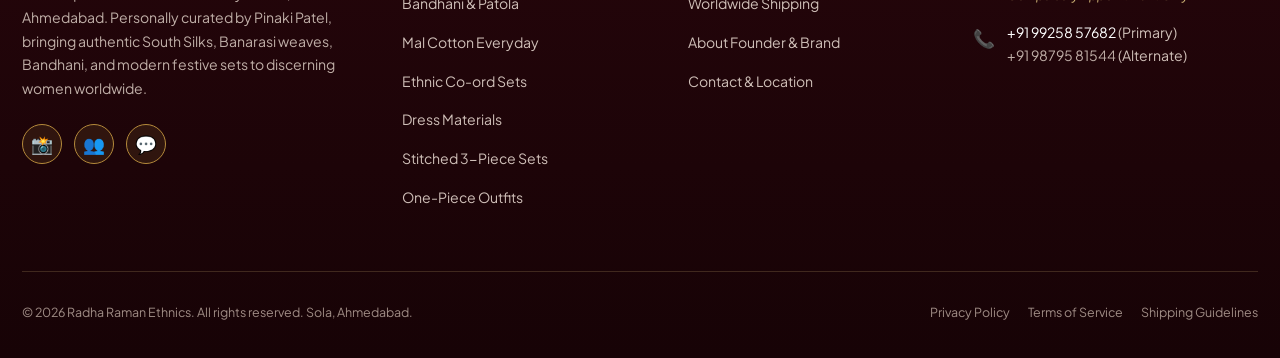
<file: about.html>
<!DOCTYPE html>
<html lang="en-IN">
<head>
  <meta charset="utf-8">
  <meta name="viewport" content="width=device-width, initial-scale=1.0">
  <title>Our Story & Founder Vision | Radha Raman Ethnics · Sola, Ahmedabad</title>
  <meta name="description" content="Discover the story behind Radha Raman Ethnics in Sola, Ahmedabad. Founded by Pinaki Patel, celebrating India's rich handlooms, South Silks, Banarasi weaves, and Bandhani with private, appointment-only hospitality.">
  <meta name="keywords" content="About Radha Raman Ethnics, Pinaki Patel Ahmedabad, Saree boutique founder Sola, Handloom saree story Ahmedabad">
  <meta name="author" content="Radha Raman Ethnics">
  <meta name="theme-color" content="#5b1723">
  <meta name="robots" content="index, follow">

  <!-- Open Graph -->
  <meta property="og:type" content="website">
  <meta property="og:site_name" content="Radha Raman Ethnics">
  <meta property="og:title" content="Our Story & Philosophy | Radha Raman Ethnics">
  <meta property="og:description" content="An intimate boutique sanctuary dedicated to Grace in Every Drape. Curated by Pinaki Patel in Sola, Ahmedabad.">
  <meta property="og:image" content="assets/images/radha-raman-badge.png">

  <!-- Favicon -->
  <link rel="icon" type="image/png" href="assets/images/radha-raman-badge.png">
  <link rel="stylesheet" href="assets/style.css">

  <script type="application/ld+json">
  {
    "@context": "https://schema.org",
    "@type": "AboutPage",
    "name": "About Radha Raman Ethnics",
    "description": "Story and heritage of Radha Raman Ethnics boutique founded by Pinaki Patel in Sola, Ahmedabad.",
    "url": "https://radharamanethnics.com/about.html"
  }
  </script>
</head>
<body>
  <a class="skip-link" href="#mainContent">Skip to main content</a>

  <!-- Top Announcement Bar -->
  <div class="announcement-bar">
    <div class="announcement-inner">
      <div class="announcement-badge">
        <span class="pulse-dot"></span>
        <span>Visits Strictly by Compulsory Appointment Only · Sola, Ahmedabad</span>
      </div>
      <div class="announcement-links">
        <a href="video-shopping.html"><span>📹</span> Shop by Video Call</a>
        <a href="worldwide-shipping.html"><span>✈️</span> Worldwide Shipping</a>
        <a href="tel:+919925857682"><span>📞</span> +91 99258 57682</a>
      </div>
    </div>
  </div>

  <!-- Header -->
  <header class="site-header">
    <div class="container header-container">
      <a href="index.html" class="brand-lockup" aria-label="Radha Raman Ethnics Home">
        <img src="assets/images/radha-raman-badge.png" alt="Radha Raman Ethnics Crest" class="brand-crest">
        <div class="brand-text">
          <span class="brand-name">Radha Raman</span>
          <span class="brand-sub">ETHNICS</span>
        </div>
      </a>

      <nav class="nav-desktop" aria-label="Primary Navigation">
        <a href="index.html" class="nav-link">Home</a>
        <a href="collections.html" class="nav-link">Collections</a>
        <a href="book-appointment.html" class="nav-link">Book Appointment</a>
        <a href="video-shopping.html" class="nav-link">Video Shopping</a>
        <a href="worldwide-shipping.html" class="nav-link">Shipping</a>
        <a href="about.html" class="nav-link active">Our Story</a>
        <a href="contact.html" class="nav-link">Contact</a>
      </nav>

      <div class="header-actions">
        <a href="https://wa.me/919925857682" class="btn-header-wa" target="_blank" rel="noopener">
          <span>💬</span> WhatsApp Enquiry
        </a>
        <a href="book-appointment.html" class="btn btn-primary" style="padding:10px 18px; font-size:0.75rem;">
          Book Visit
        </a>
      </div>

      <button class="mobile-menu-btn" aria-label="Open mobile menu" aria-expanded="false">☰</button>
    </div>
  </header>

  <!-- Mobile Drawer -->
  <div class="mobile-nav-drawer" role="dialog" aria-modal="true" aria-label="Navigation Menu">
    <div class="mobile-nav-panel">
      <div class="mobile-nav-header">
        <div class="brand-lockup">
          <img src="assets/images/radha-raman-badge.png" alt="Radha Raman Ethnics" class="brand-crest" style="width:42px;height:42px;">
          <div class="brand-text">
            <span class="brand-name" style="font-size:1.3rem;">Radha Raman</span>
            <span class="brand-sub">ETHNICS</span>
          </div>
        </div>
        <button class="mobile-nav-close" aria-label="Close menu" style="font-size:1.6rem; color:var(--wine-900);">✕</button>
      </div>

      <nav class="mobile-nav-links">
        <a href="index.html" class="mobile-nav-link">Home</a>
        <a href="collections.html" class="mobile-nav-link">Explore Collections</a>
        <a href="book-appointment.html" class="mobile-nav-link">Book Appointment</a>
        <a href="video-shopping.html" class="mobile-nav-link">Shop by Video Call</a>
        <a href="worldwide-shipping.html" class="mobile-nav-link">Worldwide Shipping</a>
        <a href="about.html" class="mobile-nav-link active">About Our Boutique</a>
        <a href="contact.html" class="mobile-nav-link">Contact & Location</a>
      </nav>

      <div style="margin-top:auto; display:flex; flex-direction:column; gap:12px;">
        <a href="https://wa.me/919925857682" class="btn btn-whatsapp" target="_blank" rel="noopener" style="width:100%;">Chat on WhatsApp</a>
      </div>
    </div>
  </div>

  <main id="mainContent">
    <!-- Hero / Intro -->
    <section class="section section-cream" style="padding:65px 0 55px; border-bottom:1px solid var(--border-gold);">
      <div class="container" style="text-align:center;">
        <p class="eyebrow">THE SOUL OF OUR CRAFT</p>
        <h1 style="font-size:clamp(2.4rem, 4.6vw, 4rem); margin-bottom:14px;">
          The Radha Raman <span class="italic-serif">Chronicle</span>
        </h1>
        <div class="filigree-divider">❖</div>
        <p class="lead" style="max-width:720px; margin:0 auto;">
          Born from a deep affection for Indian textile heritage, Radha Raman Ethnics was conceived as a tranquil, woman-led boutique sanctuary in Sola, Ahmedabad.
        </p>
      </div>
    </section>

    <!-- Narrative Section 1 -->
    <section class="section section-alt">
      <div class="container feature-split">
        <div class="feature-media-group reveal">
          <img src="assets/images/founder-pinaki-patel.jpg" alt="Pinaki Patel, founder of Radha Raman Ethnics in her Sola Ahmedabad boutique" class="feature-primary-img" loading="lazy">
          <div class="feature-floating-card">
            <h4>Grace in Every Drape</h4>
            <p>Our guiding philosophy: empowering women through the timeless dignity, beauty, and quiet luxury of authentic Indian handlooms.</p>
          </div>
        </div>

        <div class="feature-copy reveal delay-1">
          <p class="eyebrow">FOUNDER PINAKI PATEL'S VISION</p>
          <h2>A Personal Homage to <span class="italic-serif">Handwoven Heritage</span></h2>
          <p class="lead">
            In an era of mass-produced, identical fast fashion, the soul of true ethnic wear lies in its distinctiveness — the subtle variation in a hand-tied Bandhani bindi or the majestic sheen of pure zari spun into Kanjivaram silk.
          </p>
          <div class="feature-quote">
            “A saree is not merely six yards of textile; it is an heirloom of memory, celebrated on your most meaningful days.”
          </div>
          <p style="color:var(--ink-500); line-height:1.75; margin-bottom:20px;">
            Founded and guided personally by <strong>Pinaki Patel</strong>, Radha Raman Ethnics chose a deliberately intimate path. Instead of establishing a crowded storefront, the boutique operates from a dedicated suite in Arise Pride, Sola. This allows Pinaki to host clients one-on-one, taking the time to understand their occasion, skin undertone, and aesthetic preferences.
          </p>
        </div>
      </div>
    </section>

    <!-- 4 Guiding Principles -->
    <section class="section section-dark">
      <div class="container">
        <div class="section-header center reveal">
          <p class="eyebrow">OUR ETHOS</p>
          <h2>The Four Pillars of <span class="italic-serif">Radha Raman</span></h2>
          <div class="filigree-divider">❖</div>
        </div>

        <div style="display:grid; grid-template-columns:repeat(auto-fit, minmax(260px, 1fr)); gap:26px;">
          <div class="service-card reveal" style="background:rgba(255,255,255,0.04); border-color:rgba(181,138,59,0.3); color:#fff;">
            <div class="service-icon-box" style="background:rgba(181,138,59,0.2); color:var(--gold-300);">01</div>
            <h3 style="color:#fff;">Curated Distinction</h3>
            <p style="color:#ded1cb;">We do not overwhelm with hundreds of identical racks. Every saree, co-ord, and dress material is handpicked for its unique textile integrity and graceful drape.</p>
          </div>

          <div class="service-card reveal delay-1" style="background:rgba(255,255,255,0.04); border-color:rgba(181,138,59,0.3); color:#fff;">
            <div class="service-icon-box" style="background:rgba(181,138,59,0.2); color:var(--gold-300);">02</div>
            <h3 style="color:#fff;">Dedicated Hospitality</h3>
            <p style="color:#ded1cb;">By maintaining a compulsory appointment model, every visiting client enjoys undisturbed access to our collections with zero commercial pressure.</p>
          </div>

          <div class="service-card reveal delay-2" style="background:rgba(255,255,255,0.04); border-color:rgba(181,138,59,0.3); color:#fff;">
            <div class="service-icon-box" style="background:rgba(181,138,59,0.2); color:var(--gold-300);">03</div>
            <h3 style="color:#fff;">Artisan Respect</h3>
            <p style="color:#ded1cb;">We celebrate the heritage clusters of South India, Varanasi, and Gujarat, honoring weavers whose skills preserve India’s living art forms.</p>
          </div>

          <div class="service-card reveal delay-3" style="background:rgba(255,255,255,0.04); border-color:rgba(181,138,59,0.3); color:#fff;">
            <div class="service-icon-box" style="background:rgba(181,138,59,0.2); color:var(--gold-300);">04</div>
            <h3 style="color:#fff;">Global Connection</h3>
            <p style="color:#ded1cb;">Through video-call shopping and worldwide shipping, we bridge the distance between India's looms and our international clients across oceans.</p>
          </div>
        </div>
      </div>
    </section>

    <!-- Visual Tribute Section -->
    <section class="section section-cream">
      <div class="container" style="text-align:center;">
        <div class="section-header center reveal">
          <p class="eyebrow">OUR HERITAGE EMBLEM</p>
          <h2>The Peacock Feather & The Royal Crest</h2>
          <div class="filigree-divider">❖</div>
          <p class="muted" style="max-width:650px; margin:0 auto 35px;">
            The golden peacock feather with jewel teal and sapphire accents embodies devotion, grace, and cultural vibrance — reminding us that true beauty lies in detail.
          </p>
        </div>

        <div style="display:flex; justify-content:center; align-items:center; gap:36px; flex-wrap:wrap;" class="reveal">
          <img src="assets/images/radha-raman-badge.png" alt="Radha Raman Ethnics Saree Badge" style="width:220px; height:220px; border-radius:50%; box-shadow:var(--shadow-royal); border:3px solid var(--gold-400);">
          <img src="assets/images/radha-raman-collection-badge.png" alt="Radha Raman Ethnics Collection Emblem" style="width:220px; height:220px; border-radius:50%; box-shadow:var(--shadow-royal); border:3px solid var(--gold-400);">
        </div>

        <div style="margin-top:45px;">
          <a href="book-appointment.html" class="btn btn-primary">Book Your Boutique Visit</a>
          <a href="collections.html" class="btn btn-outline" style="margin-left:12px;">Browse Collections</a>
        </div>
      </div>
    </section>
  </main>

  <!-- Master Footer -->
  <footer class="site-footer">
    <div class="container">
      <div class="footer-top-grid">
        <div class="footer-brand">
          <div class="brand-lockup" style="margin-bottom:14px;">
            <img src="assets/images/radha-raman-badge.png" alt="Radha Raman Ethnics Emblem" style="width:52px; height:52px; border-radius:50%; border:1px solid var(--gold-500);">
            <div class="brand-text">
              <span class="brand-name" style="color:#fff; font-size:1.5rem;">Radha Raman</span>
              <span class="brand-sub" style="color:var(--gold-400);">ETHNICS</span>
            </div>
          </div>
          <p class="tagline">Grace in Every Drape</p>
          <p class="about-txt">
            A boutique ethnic-wear sanctuary in Sola, Ahmedabad. Personally curated by Pinaki Patel, bringing authentic South Silks, Banarasi weaves, Bandhani, and modern festive sets to discerning women worldwide.
          </p>
          <div class="footer-social-row">
            <a href="https://www.instagram.com/radharaman_ethnics/" class="footer-social-btn" target="_blank" rel="noopener" aria-label="Instagram">📸</a>
            <a href="https://www.facebook.com/1112646218606357/" class="footer-social-btn" target="_blank" rel="noopener" aria-label="Facebook">👥</a>
            <a href="https://wa.me/919925857682" class="footer-social-btn" target="_blank" rel="noopener" aria-label="WhatsApp">💬</a>
          </div>
        </div>

        <div class="footer-col">
          <h4>Collections</h4>
          <ul class="footer-links">
            <li><a href="collections.html#south-silk">South Silk Sarees</a></li>
            <li><a href="collections.html#banarasi">Banarasi Sarees</a></li>
            <li><a href="collections.html#bandhani">Bandhani & Patola</a></li>
            <li><a href="collections.html#mal-cotton">Mal Cotton Everyday</a></li>
            <li><a href="collections.html#coord">Ethnic Co-ord Sets</a></li>
            <li><a href="collections.html#dress-materials">Dress Materials</a></li>
            <li><a href="collections.html#three-piece">Stitched 3-Piece Sets</a></li>
            <li><a href="collections.html#one-piece">One-Piece Outfits</a></li>
          </ul>
        </div>

        <div class="footer-col">
          <h4>Boutique Services</h4>
          <ul class="footer-links">
            <li><a href="book-appointment.html">Book Private Visit</a></li>
            <li><a href="video-shopping.html">Virtual Video Shopping</a></li>
            <li><a href="worldwide-shipping.html">Worldwide Shipping</a></li>
            <li><a href="about.html">About Founder & Brand</a></li>
            <li><a href="contact.html">Contact & Location</a></li>
          </ul>
        </div>

        <div class="footer-col">
          <h4>Visit & Contact</h4>
          <div class="footer-contact-items">
            <div class="footer-contact-item">
              <span class="icon">📍</span>
              <div>
                <strong style="color:#fff;">Boutique Address:</strong><br>
                C-402, Arise Pride, Sola,<br>
                Ahmedabad, Gujarat 380060, India<br>
                <em style="color:var(--gold-400); font-size:0.78rem;">Compulsory Appointment Only</em>
              </div>
            </div>
            <div class="footer-contact-item">
              <span class="icon">📞</span>
              <div>
                <a href="tel:+919925857682" style="color:#fff;">+91 99258 57682</a> (Primary)<br>
                <a href="tel:+919879581544" style="color:#bfaea7;">+91 98795 81544</a> (Alternate)
              </div>
            </div>
          </div>
        </div>
      </div>

      <div class="footer-bottom">
        <div>© 2026 Radha Raman Ethnics. All rights reserved. Sola, Ahmedabad.</div>
        <div class="footer-legal-links">
          <a href="privacy-policy.html">Privacy Policy</a>
          <a href="terms.html">Terms of Service</a>
          <a href="worldwide-shipping.html">Shipping Guidelines</a>
        </div>
      </div>
    </div>
  </footer>

  <!-- Mobile Quick Action Floating Bar -->
  <div class="mobile-floating-bar">
    <a href="https://wa.me/919925857682?text=Hello%20Radha%20Raman%20Ethnics%2C%20I%20have%20an%20enquiry." class="btn btn-whatsapp" target="_blank" rel="noopener">
      <span>💬</span> WhatsApp
    </a>
    <a href="tel:+919925857682" class="btn btn-outline" style="border-color:var(--wine-800);">
      <span>📞</span> Call
    </a>
    <a href="book-appointment.html" class="btn btn-primary">
      <span>🏛️</span> Book Visit
    </a>
  </div>

  <script src="assets/script.js"></script>
</body>
</html>
</file>
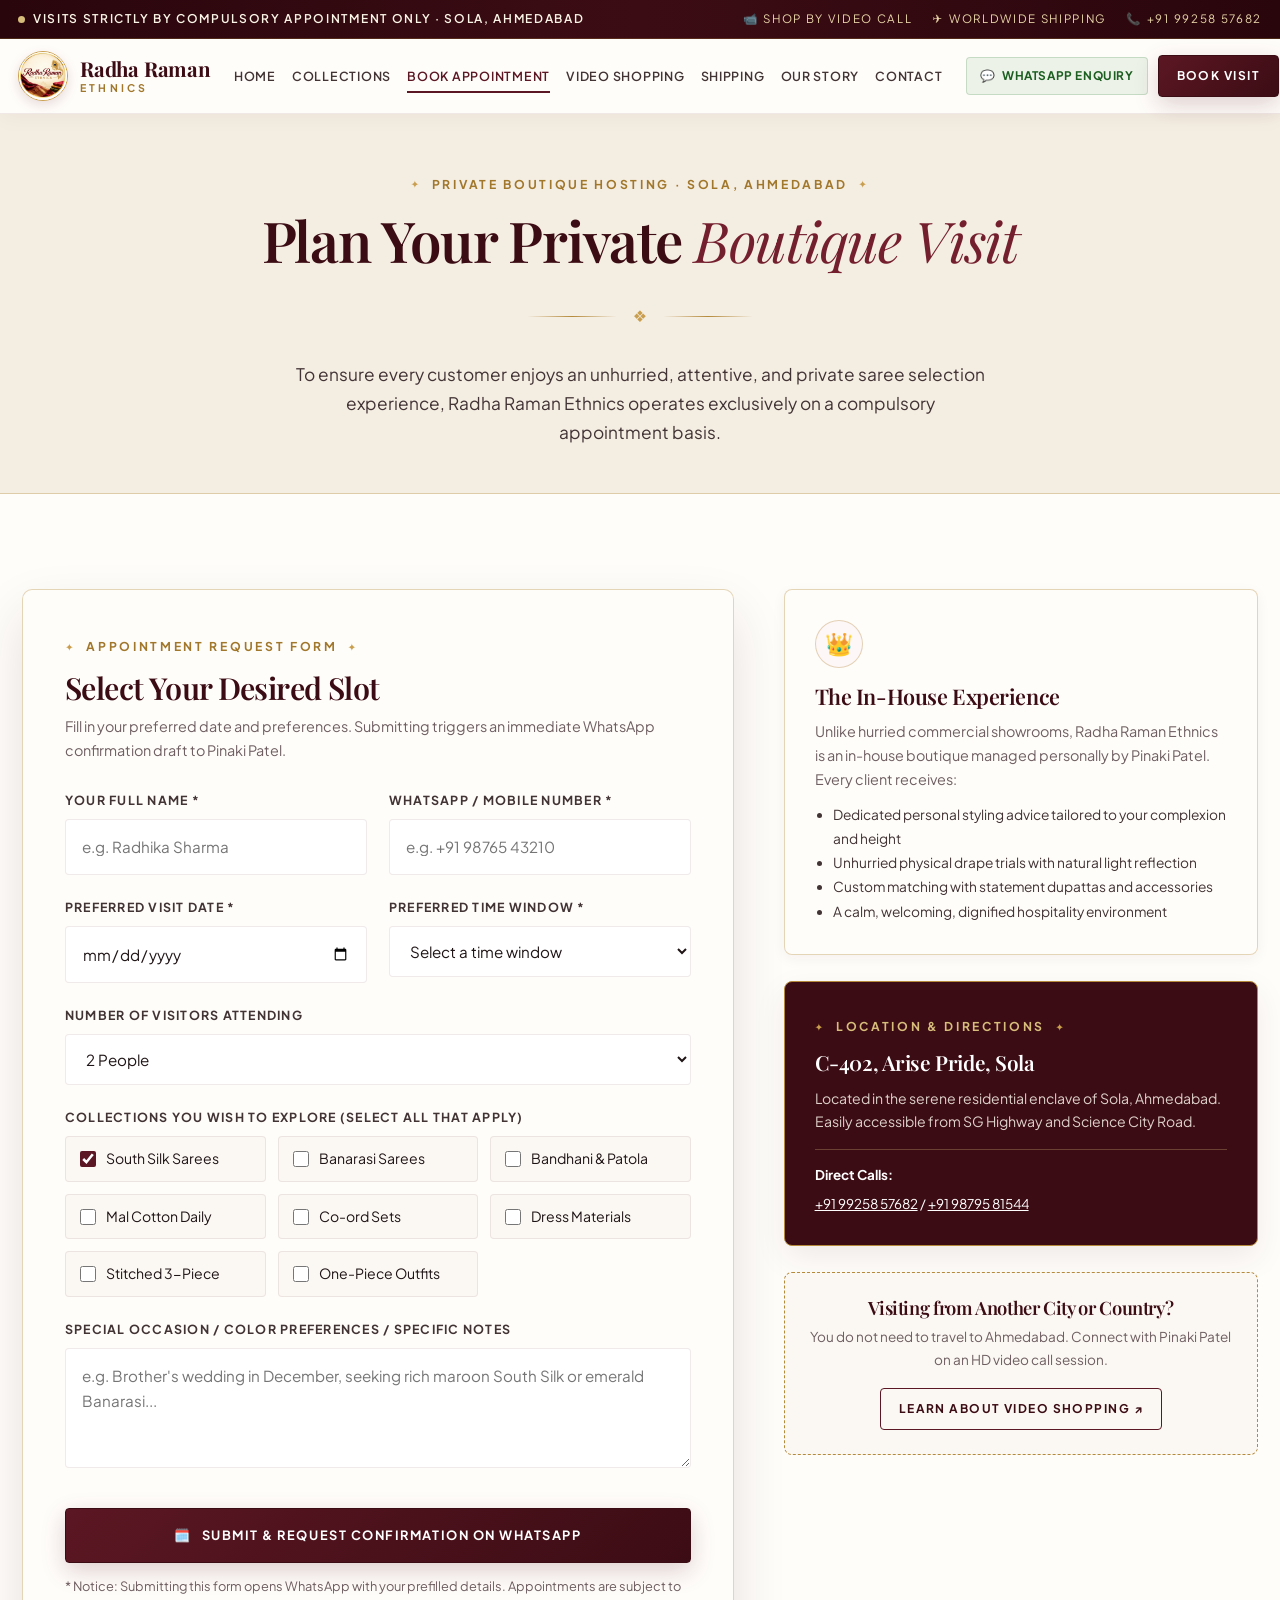
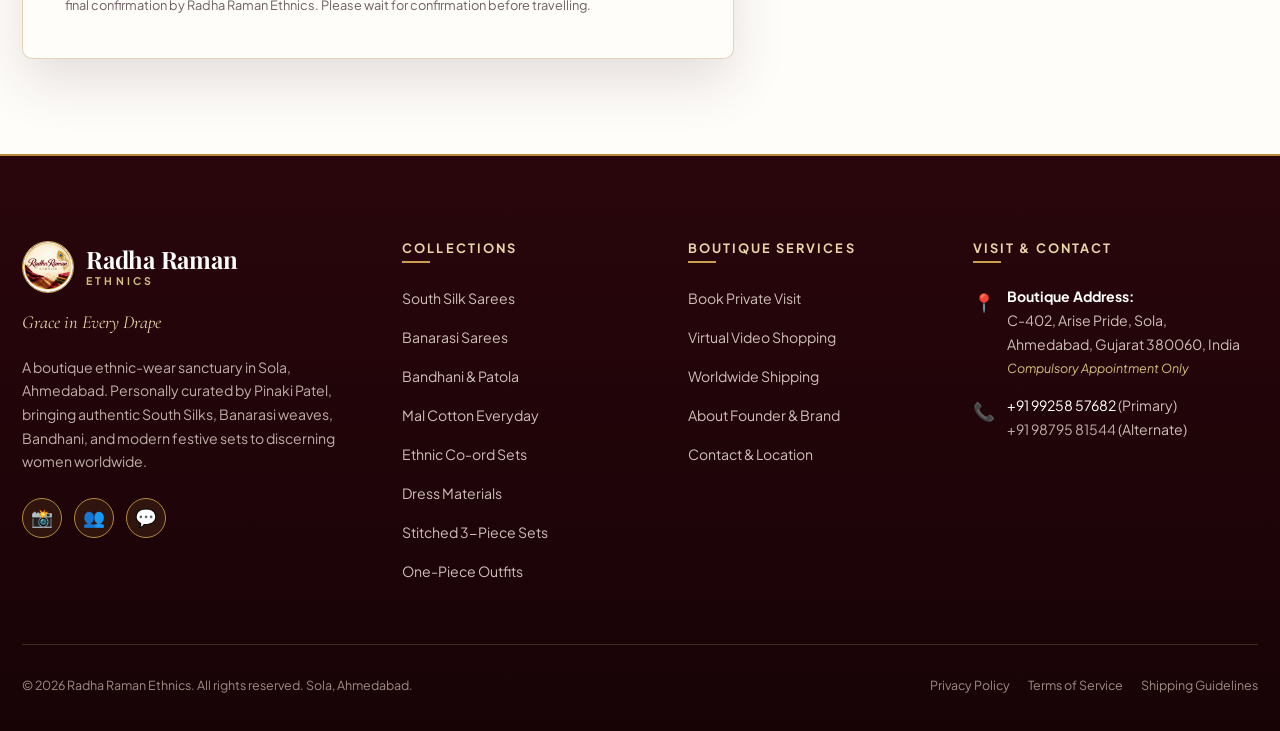
<file: book-appointment.html>
<!DOCTYPE html>
<html lang="en-IN">
<head>
  <meta charset="utf-8">
  <meta name="viewport" content="width=device-width, initial-scale=1.0">
  <title>Book Boutique Visit | Radha Raman Ethnics · Sola, Ahmedabad</title>
  <meta name="description" content="Schedule your private boutique appointment at Radha Raman Ethnics in Sola, Ahmedabad. Private one-on-one saree curation with founder Pinaki Patel. Visits strictly by appointment only.">
  <meta name="keywords" content="Book appointment Radha Raman Ethnics, Saree boutique appointment Ahmedabad, Sola saree shop visit, Pinaki Patel Radha Raman">
  <meta name="author" content="Radha Raman Ethnics">
  <meta name="theme-color" content="#5b1723">
  <meta name="robots" content="index, follow">

  <!-- Open Graph -->
  <meta property="og:type" content="website">
  <meta property="og:site_name" content="Radha Raman Ethnics">
  <meta property="og:title" content="Book Your Boutique Visit | Radha Raman Ethnics, Sola Ahmedabad">
  <meta property="og:description" content="Visits strictly by compulsory appointment. Experience dedicated personal styling for sarees, silks, and festive drapes.">
  <meta property="og:image" content="assets/images/radha-raman-badge.png">

  <!-- Favicon -->
  <link rel="icon" type="image/png" href="assets/images/radha-raman-badge.png">
  <link rel="stylesheet" href="assets/style.css">

  <script type="application/ld+json">
  {
    "@context": "https://schema.org",
    "@type": "WebPage",
    "name": "Book Boutique Visit - Radha Raman Ethnics",
    "description": "Compulsory appointment booking for private boutique consultations in Sola, Ahmedabad.",
    "url": "https://radharamanethnics.com/book-appointment.html"
  }
  </script>
</head>
<body>
  <a class="skip-link" href="#mainContent">Skip to main content</a>

  <!-- Announcement Bar -->
  <div class="announcement-bar">
    <div class="announcement-inner">
      <div class="announcement-badge">
        <span class="pulse-dot"></span>
        <span>Visits Strictly by Compulsory Appointment Only · Sola, Ahmedabad</span>
      </div>
      <div class="announcement-links">
        <a href="video-shopping.html"><span>📹</span> Shop by Video Call</a>
        <a href="worldwide-shipping.html"><span>✈️</span> Worldwide Shipping</a>
        <a href="tel:+919925857682"><span>📞</span> +91 99258 57682</a>
      </div>
    </div>
  </div>

  <!-- Header -->
  <header class="site-header">
    <div class="container header-container">
      <a href="index.html" class="brand-lockup" aria-label="Radha Raman Ethnics Home">
        <img src="assets/images/radha-raman-badge.png" alt="Radha Raman Ethnics Crest" class="brand-crest">
        <div class="brand-text">
          <span class="brand-name">Radha Raman</span>
          <span class="brand-sub">ETHNICS</span>
        </div>
      </a>

      <nav class="nav-desktop" aria-label="Primary Navigation">
        <a href="index.html" class="nav-link">Home</a>
        <a href="collections.html" class="nav-link">Collections</a>
        <a href="book-appointment.html" class="nav-link active">Book Appointment</a>
        <a href="video-shopping.html" class="nav-link">Video Shopping</a>
        <a href="worldwide-shipping.html" class="nav-link">Shipping</a>
        <a href="about.html" class="nav-link">Our Story</a>
        <a href="contact.html" class="nav-link">Contact</a>
      </nav>

      <div class="header-actions">
        <a href="https://wa.me/919925857682?text=Hello%20Radha%20Raman%20Ethnics%2C%20I%20would%20like%20to%20request%20an%20appointment." class="btn-header-wa" target="_blank" rel="noopener">
          <span>💬</span> WhatsApp Enquiry
        </a>
        <a href="book-appointment.html" class="btn btn-primary" style="padding:10px 18px; font-size:0.75rem;">
          Book Visit
        </a>
      </div>

      <button class="mobile-menu-btn" aria-label="Open mobile menu" aria-expanded="false">☰</button>
    </div>
  </header>

  <!-- Mobile Drawer -->
  <div class="mobile-nav-drawer" role="dialog" aria-modal="true" aria-label="Navigation Menu">
    <div class="mobile-nav-panel">
      <div class="mobile-nav-header">
        <div class="brand-lockup">
          <img src="assets/images/radha-raman-badge.png" alt="Radha Raman Ethnics" class="brand-crest" style="width:42px;height:42px;">
          <div class="brand-text">
            <span class="brand-name" style="font-size:1.3rem;">Radha Raman</span>
            <span class="brand-sub">ETHNICS</span>
          </div>
        </div>
        <button class="mobile-nav-close" aria-label="Close menu" style="font-size:1.6rem; color:var(--wine-900);">✕</button>
      </div>

      <nav class="mobile-nav-links">
        <a href="index.html" class="mobile-nav-link">Home</a>
        <a href="collections.html" class="mobile-nav-link">Explore Collections</a>
        <a href="book-appointment.html" class="mobile-nav-link active">Book Appointment</a>
        <a href="video-shopping.html" class="mobile-nav-link">Shop by Video Call</a>
        <a href="worldwide-shipping.html" class="mobile-nav-link">Worldwide Shipping</a>
        <a href="about.html" class="mobile-nav-link">About Our Boutique</a>
        <a href="contact.html" class="mobile-nav-link">Contact & Location</a>
      </nav>

      <div style="margin-top:auto; display:flex; flex-direction:column; gap:12px;">
        <a href="https://wa.me/919925857682" class="btn btn-whatsapp" target="_blank" rel="noopener" style="width:100%;">Chat on WhatsApp</a>
      </div>
    </div>
  </div>

  <main id="mainContent">
    <!-- Hero / Title -->
    <section class="section section-cream" style="padding:55px 0 45px; border-bottom:1px solid var(--border-gold);">
      <div class="container" style="text-align:center;">
        <p class="eyebrow">PRIVATE BOUTIQUE HOSTING · SOLA, AHMEDABAD</p>
        <h1 style="font-size:clamp(2.3rem, 4.4vw, 3.8rem); margin-bottom:12px;">
          Plan Your Private <span class="italic-serif">Boutique Visit</span>
        </h1>
        <div class="filigree-divider">❖</div>
        <p class="lead" style="max-width:700px; margin:0 auto;">
          To ensure every customer enjoys an unhurried, attentive, and private saree selection experience, Radha Raman Ethnics operates exclusively on a compulsory appointment basis.
        </p>
      </div>
    </section>

    <!-- Main Booking Section -->
    <section class="section section-alt">
      <div class="container" style="display:grid; grid-template-columns:1.2fr 0.8fr; gap:50px; align-items:start;">
        <!-- Left: Interactive Appointment Form -->
        <div class="form-card reveal">
          <p class="eyebrow">APPOINTMENT REQUEST FORM</p>
          <h2 style="font-size:1.9rem; margin-bottom:8px;">Select Your Desired Slot</h2>
          <p style="font-size:0.9rem; color:var(--ink-500); margin-bottom:28px;">
            Fill in your preferred date and preferences. Submitting triggers an immediate WhatsApp confirmation draft to Pinaki Patel.
          </p>

          <form id="appointmentForm">
            <div class="form-grid">
              <!-- Name -->
              <div class="form-group">
                <label class="form-label" for="apptName">Your Full Name *</label>
                <input type="text" id="apptName" name="name" class="form-input" placeholder="e.g. Radhika Sharma" required>
              </div>

              <!-- Phone -->
              <div class="form-group">
                <label class="form-label" for="apptPhone">WhatsApp / Mobile Number *</label>
                <input type="tel" id="apptPhone" name="phone" class="form-input" placeholder="e.g. +91 98765 43210" required>
              </div>

              <!-- Date -->
              <div class="form-group">
                <label class="form-label" for="apptDate">Preferred Visit Date *</label>
                <input type="date" id="apptDate" name="date" class="form-input" required>
              </div>

              <!-- Time Slot -->
              <div class="form-group">
                <label class="form-label" for="apptTime">Preferred Time Window *</label>
                <select id="apptTime" name="time" class="form-select" required>
                  <option value="">Select a time window</option>
                  <option value="Morning (10:30 AM – 1:00 PM)">Morning (10:30 AM – 1:00 PM)</option>
                  <option value="Afternoon (2:00 PM – 5:00 PM)">Afternoon (2:00 PM – 5:00 PM)</option>
                  <option value="Evening (5:30 PM – 8:00 PM)">Evening (5:30 PM – 8:00 PM)</option>
                </select>
              </div>

              <!-- Number of Visitors -->
              <div class="form-group full">
                <label class="form-label" for="apptVisitors">Number of Visitors Attending</label>
                <select id="apptVisitors" name="visitors" class="form-select">
                  <option value="1 Person (Self)">1 Person (Self)</option>
                  <option value="2 People" selected>2 People</option>
                  <option value="3-4 People (Family Group)">3-4 People (Family Group)</option>
                  <option value="Bridal Trousseau Group (5+ People)">Bridal Trousseau Group (5+ People)</option>
                </select>
              </div>

              <!-- Interests Checkboxes -->
              <div class="form-group full">
                <label class="form-label">Collections You Wish to Explore (Select all that apply)</label>
                <div class="checkbox-group">
                  <label class="checkbox-item">
                    <input type="checkbox" name="interests" value="South Silk Sarees" checked>
                    <span>South Silk Sarees</span>
                  </label>
                  <label class="checkbox-item">
                    <input type="checkbox" name="interests" value="Banarasi Sarees">
                    <span>Banarasi Sarees</span>
                  </label>
                  <label class="checkbox-item">
                    <input type="checkbox" name="interests" value="Bandhani & Patola Sarees">
                    <span>Bandhani & Patola</span>
                  </label>
                  <label class="checkbox-item">
                    <input type="checkbox" name="interests" value="Mal Cotton & Daily Wear">
                    <span>Mal Cotton Daily</span>
                  </label>
                  <label class="checkbox-item">
                    <input type="checkbox" name="interests" value="Co-ord Sets">
                    <span>Co-ord Sets</span>
                  </label>
                  <label class="checkbox-item">
                    <input type="checkbox" name="interests" value="Dress Materials">
                    <span>Dress Materials</span>
                  </label>
                  <label class="checkbox-item">
                    <input type="checkbox" name="interests" value="Stitched 3-Piece Sets">
                    <span>Stitched 3-Piece</span>
                  </label>
                  <label class="checkbox-item">
                    <input type="checkbox" name="interests" value="One-Piece Outfits">
                    <span>One-Piece Outfits</span>
                  </label>
                </div>
              </div>

              <!-- Notes / Occasion -->
              <div class="form-group full">
                <label class="form-label" for="apptNotes">Special Occasion / Color Preferences / Specific Notes</label>
                <textarea id="apptNotes" name="notes" class="form-textarea" placeholder="e.g. Brother's wedding in December, seeking rich maroon South Silk or emerald Banarasi..."></textarea>
              </div>

              <!-- Submit -->
              <div class="form-group full" style="margin-top:10px;">
                <button type="submit" class="btn btn-primary" style="width:100%; padding:16px;">
                  <span>🗓️</span> Submit & Request Confirmation on WhatsApp
                </button>
                <p class="form-disclaimer">
                  * Notice: Submitting this form opens WhatsApp with your prefilled details. Appointments are subject to final confirmation by Radha Raman Ethnics. Please wait for confirmation before travelling.
                </p>
              </div>
            </div>
          </form>
        </div>

        <!-- Right: Why By Appointment & Location Guide -->
        <div style="display:flex; flex-direction:column; gap:26px;" class="reveal delay-1">
          <!-- Why Appointment Card -->
          <div style="background:var(--ivory-surface); border:1px solid var(--border-gold); padding:30px; border-radius:8px; box-shadow:var(--shadow-sm);">
            <div style="width:48px; height:48px; border-radius:50%; background:var(--wine-50); border:1px solid var(--border-gold); display:grid; place-items:center; color:var(--wine-800); font-size:1.4rem; margin-bottom:16px;">
              👑
            </div>
            <h3 style="font-size:1.35rem; margin-bottom:10px;">The In-House Experience</h3>
            <p style="font-size:0.9rem; color:var(--ink-500); line-height:1.68;">
              Unlike hurried commercial showrooms, Radha Raman Ethnics is an in-house boutique managed personally by Pinaki Patel. Every client receives:
            </p>
            <ul style="padding-left:18px; margin-top:12px; font-size:0.86rem; color:var(--ink-700); line-height:1.75;">
              <li>Dedicated personal styling advice tailored to your complexion and height</li>
              <li>Unhurried physical drape trials with natural light reflection</li>
              <li>Custom matching with statement dupattas and accessories</li>
              <li>A calm, welcoming, dignified hospitality environment</li>
            </ul>
          </div>

          <!-- Location & Arrival Guidelines Card -->
          <div style="background:var(--wine-900); color:#fff; border:1px solid var(--gold-600); padding:30px; border-radius:8px; box-shadow:var(--shadow-md);">
            <p class="eyebrow" style="color:var(--gold-400);">LOCATION & DIRECTIONS</p>
            <h3 style="color:#fff; font-size:1.3rem; margin-bottom:12px;">C-402, Arise Pride, Sola</h3>
            <p style="color:#ded1cb; font-size:0.88rem; line-height:1.65; margin-bottom:16px;">
              Located in the serene residential enclave of Sola, Ahmedabad. Easily accessible from SG Highway and Science City Road.
            </p>
            <div style="border-top:1px solid rgba(215, 189, 123, 0.3); padding-top:14px; font-size:0.84rem; color:var(--gold-200);">
              <p style="margin-bottom:6px;"><strong>Direct Calls:</strong></p>
              <a href="tel:+919925857682" style="color:#fff; text-decoration:underline;">+91 99258 57682</a> /
              <a href="tel:+919879581544" style="color:#fff; text-decoration:underline;">+91 98795 81544</a>
            </div>
          </div>

          <!-- Can't Visit? Virtual Shopping Teaser -->
          <div style="background:var(--ivory-base); border:1px dashed var(--gold-600); padding:24px; border-radius:8px; text-align:center;">
            <h4 style="font-size:1.15rem; color:var(--wine-900); margin-bottom:8px;">Visiting from Another City or Country?</h4>
            <p style="font-size:0.85rem; color:var(--ink-500); margin-bottom:16px;">
              You do not need to travel to Ahmedabad. Connect with Pinaki Patel on an HD video call session.
            </p>
            <a href="video-shopping.html" class="btn btn-outline" style="font-size:0.75rem; padding:10px 18px;">
              Learn About Video Shopping ↗
            </a>
          </div>
        </div>
      </div>
    </section>
  </main>

  <!-- Master Footer -->
  <footer class="site-footer">
    <div class="container">
      <div class="footer-top-grid">
        <div class="footer-brand">
          <div class="brand-lockup" style="margin-bottom:14px;">
            <img src="assets/images/radha-raman-badge.png" alt="Radha Raman Ethnics Emblem" style="width:52px; height:52px; border-radius:50%; border:1px solid var(--gold-500);">
            <div class="brand-text">
              <span class="brand-name" style="color:#fff; font-size:1.5rem;">Radha Raman</span>
              <span class="brand-sub" style="color:var(--gold-400);">ETHNICS</span>
            </div>
          </div>
          <p class="tagline">Grace in Every Drape</p>
          <p class="about-txt">
            A boutique ethnic-wear sanctuary in Sola, Ahmedabad. Personally curated by Pinaki Patel, bringing authentic South Silks, Banarasi weaves, Bandhani, and modern festive sets to discerning women worldwide.
          </p>
          <div class="footer-social-row">
            <a href="https://www.instagram.com/radharaman_ethnics/" class="footer-social-btn" target="_blank" rel="noopener" aria-label="Instagram">📸</a>
            <a href="https://www.facebook.com/1112646218606357/" class="footer-social-btn" target="_blank" rel="noopener" aria-label="Facebook">👥</a>
            <a href="https://wa.me/919925857682" class="footer-social-btn" target="_blank" rel="noopener" aria-label="WhatsApp">💬</a>
          </div>
        </div>

        <div class="footer-col">
          <h4>Collections</h4>
          <ul class="footer-links">
            <li><a href="collections.html#south-silk">South Silk Sarees</a></li>
            <li><a href="collections.html#banarasi">Banarasi Sarees</a></li>
            <li><a href="collections.html#bandhani">Bandhani & Patola</a></li>
            <li><a href="collections.html#mal-cotton">Mal Cotton Everyday</a></li>
            <li><a href="collections.html#coord">Ethnic Co-ord Sets</a></li>
            <li><a href="collections.html#dress-materials">Dress Materials</a></li>
            <li><a href="collections.html#three-piece">Stitched 3-Piece Sets</a></li>
            <li><a href="collections.html#one-piece">One-Piece Outfits</a></li>
          </ul>
        </div>

        <div class="footer-col">
          <h4>Boutique Services</h4>
          <ul class="footer-links">
            <li><a href="book-appointment.html">Book Private Visit</a></li>
            <li><a href="video-shopping.html">Virtual Video Shopping</a></li>
            <li><a href="worldwide-shipping.html">Worldwide Shipping</a></li>
            <li><a href="about.html">About Founder & Brand</a></li>
            <li><a href="contact.html">Contact & Location</a></li>
          </ul>
        </div>

        <div class="footer-col">
          <h4>Visit & Contact</h4>
          <div class="footer-contact-items">
            <div class="footer-contact-item">
              <span class="icon">📍</span>
              <div>
                <strong style="color:#fff;">Boutique Address:</strong><br>
                C-402, Arise Pride, Sola,<br>
                Ahmedabad, Gujarat 380060, India<br>
                <em style="color:var(--gold-400); font-size:0.78rem;">Compulsory Appointment Only</em>
              </div>
            </div>
            <div class="footer-contact-item">
              <span class="icon">📞</span>
              <div>
                <a href="tel:+919925857682" style="color:#fff;">+91 99258 57682</a> (Primary)<br>
                <a href="tel:+919879581544" style="color:#bfaea7;">+91 98795 81544</a> (Alternate)
              </div>
            </div>
          </div>
        </div>
      </div>

      <div class="footer-bottom">
        <div>© 2026 Radha Raman Ethnics. All rights reserved. Sola, Ahmedabad.</div>
        <div class="footer-legal-links">
          <a href="privacy-policy.html">Privacy Policy</a>
          <a href="terms.html">Terms of Service</a>
          <a href="worldwide-shipping.html">Shipping Guidelines</a>
        </div>
      </div>
    </div>
  </footer>

  <!-- Mobile Quick Action Floating Bar -->
  <div class="mobile-floating-bar">
    <a href="https://wa.me/919925857682?text=Hello%20Radha%20Raman%20Ethnics%2C%20I%20have%20an%20appointment%20enquiry." class="btn btn-whatsapp" target="_blank" rel="noopener">
      <span>💬</span> WhatsApp
    </a>
    <a href="tel:+919925857682" class="btn btn-outline" style="border-color:var(--wine-800);">
      <span>📞</span> Call
    </a>
    <a href="book-appointment.html" class="btn btn-primary">
      <span>🗓️</span> Book Slot
    </a>
  </div>

  <script src="assets/script.js"></script>
</body>
</html>
</file>
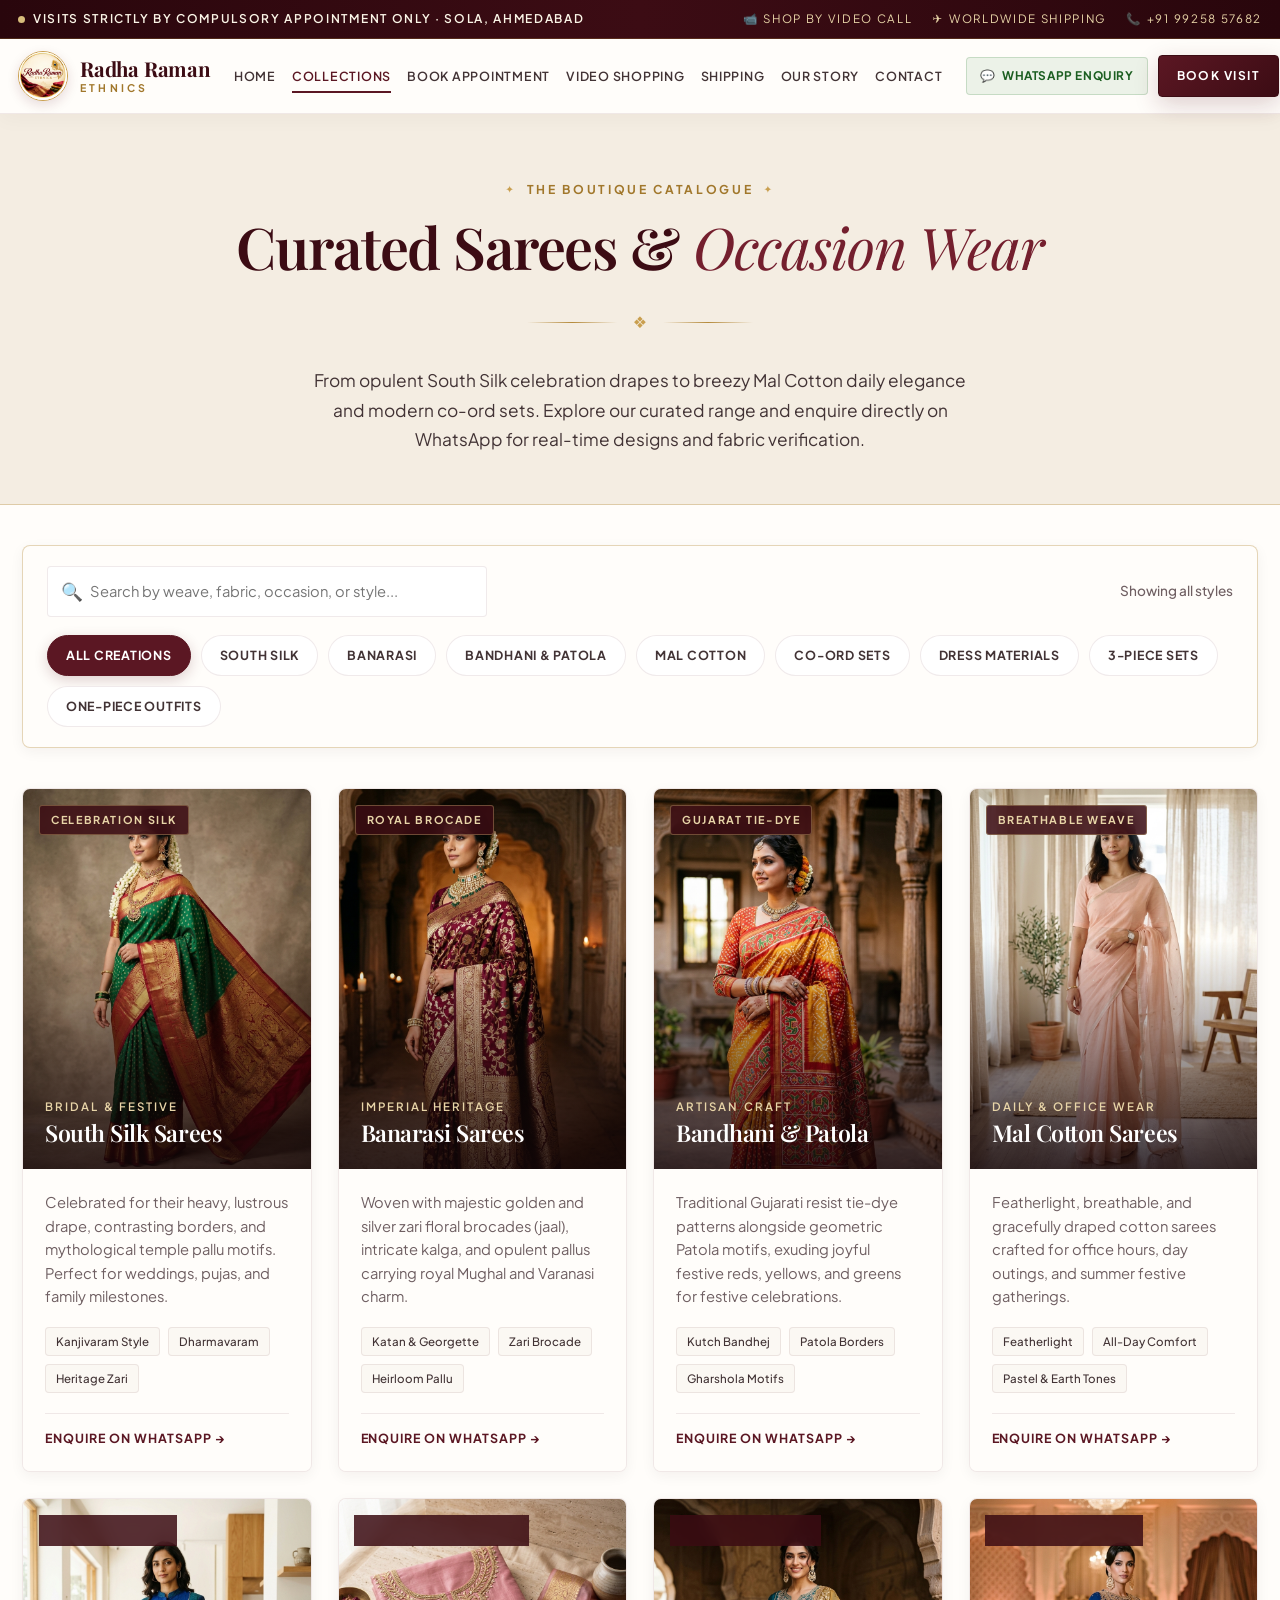
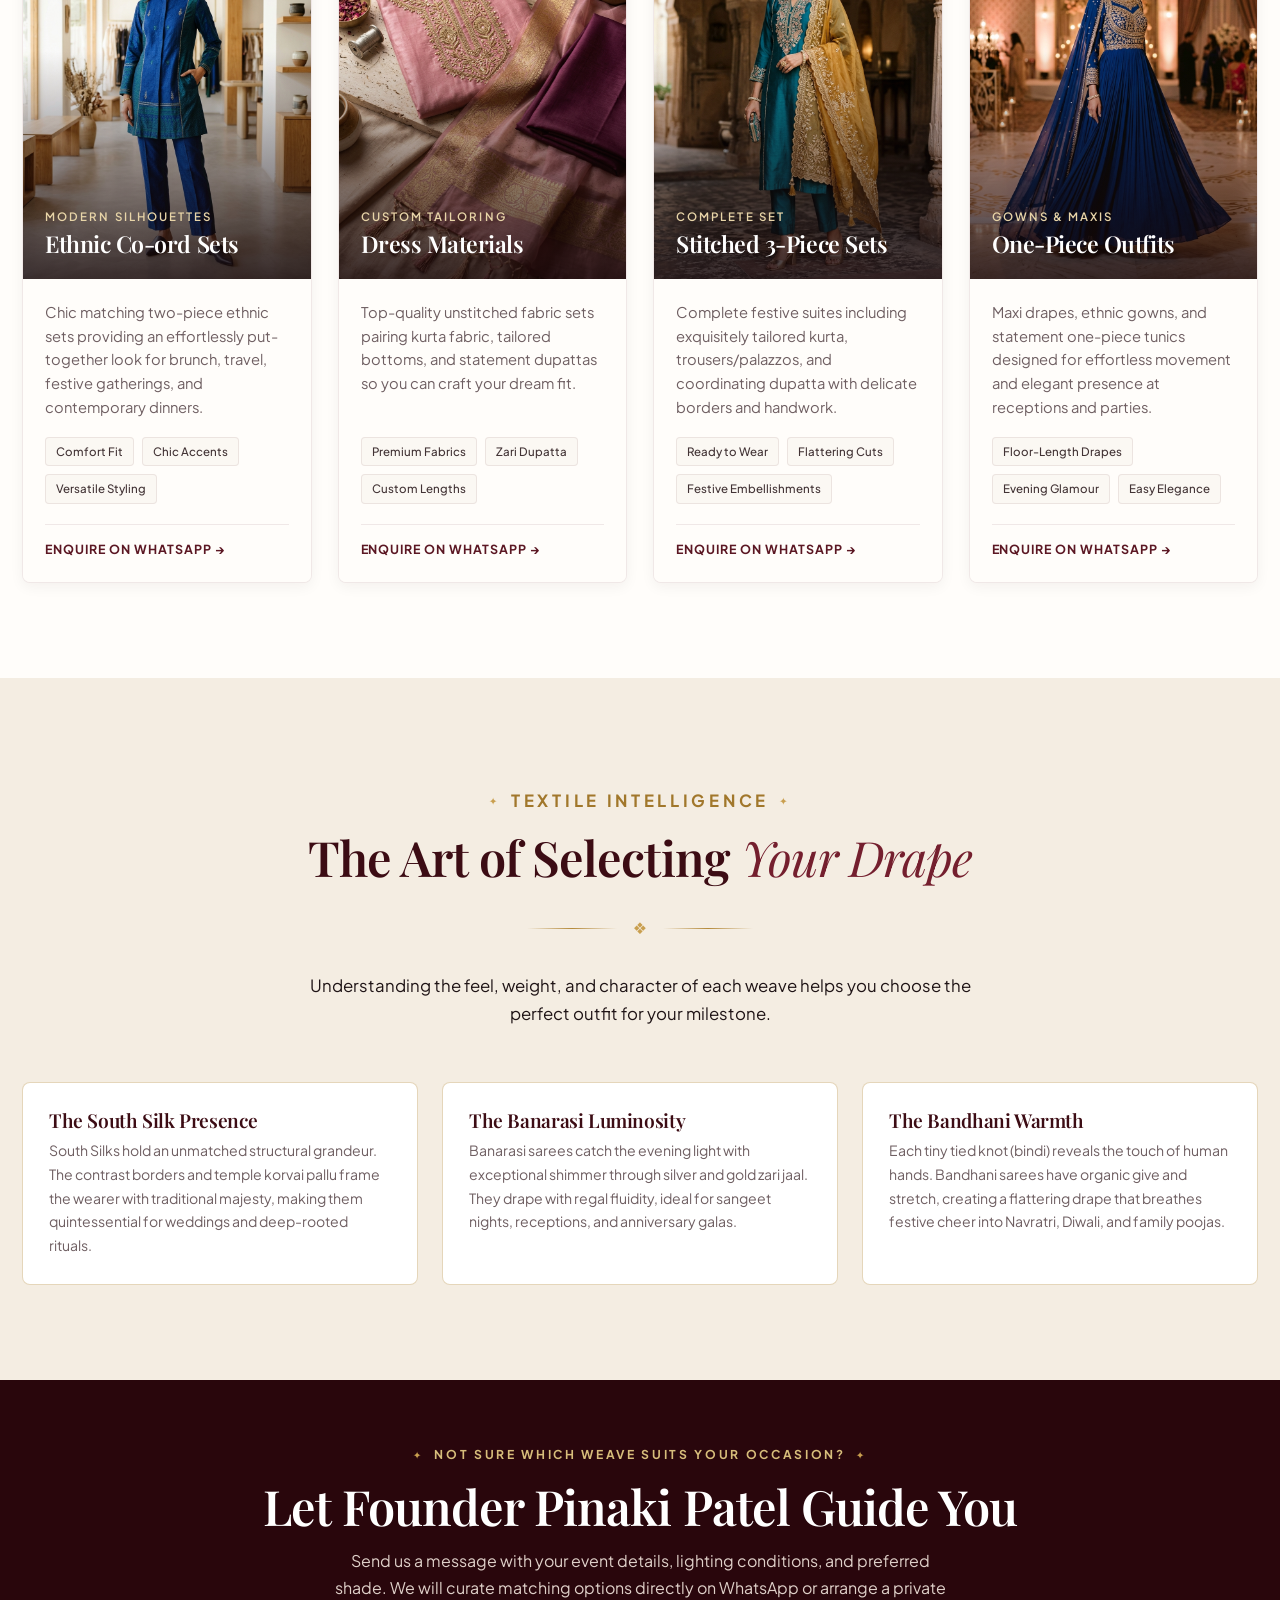
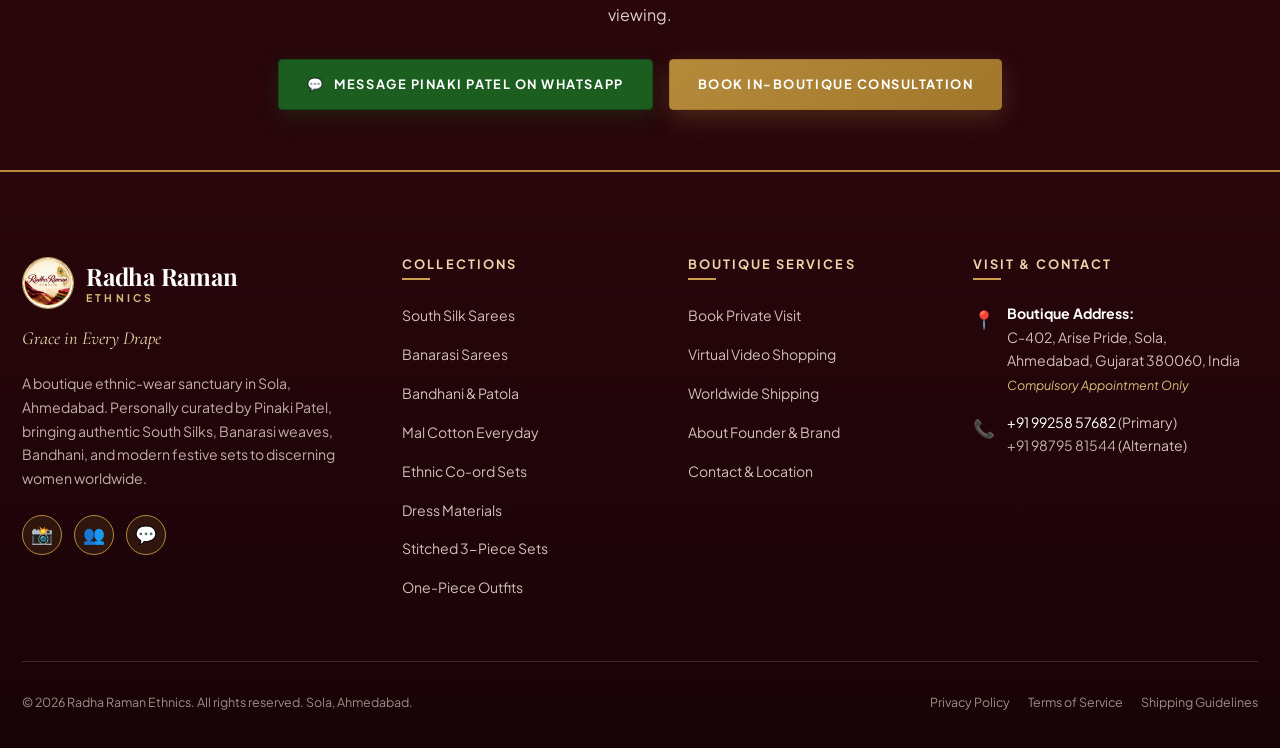
<file: categories.html>
<!DOCTYPE html>
<html lang="en-IN">
<head>
  <meta charset="utf-8">
  <title>Redirecting to Collections | Radha Raman Ethnics</title>
  <meta http-equiv="refresh" content="0; url=collections.html">
  <link rel="canonical" href="collections.html">
  <script>window.location.href = "collections.html" + window.location.hash;</script>
</head>
<body>
  <p>Redirecting to <a href="collections.html">Radha Raman Ethnics Curated Collections</a>...</p>
</body>
</html>
</file>
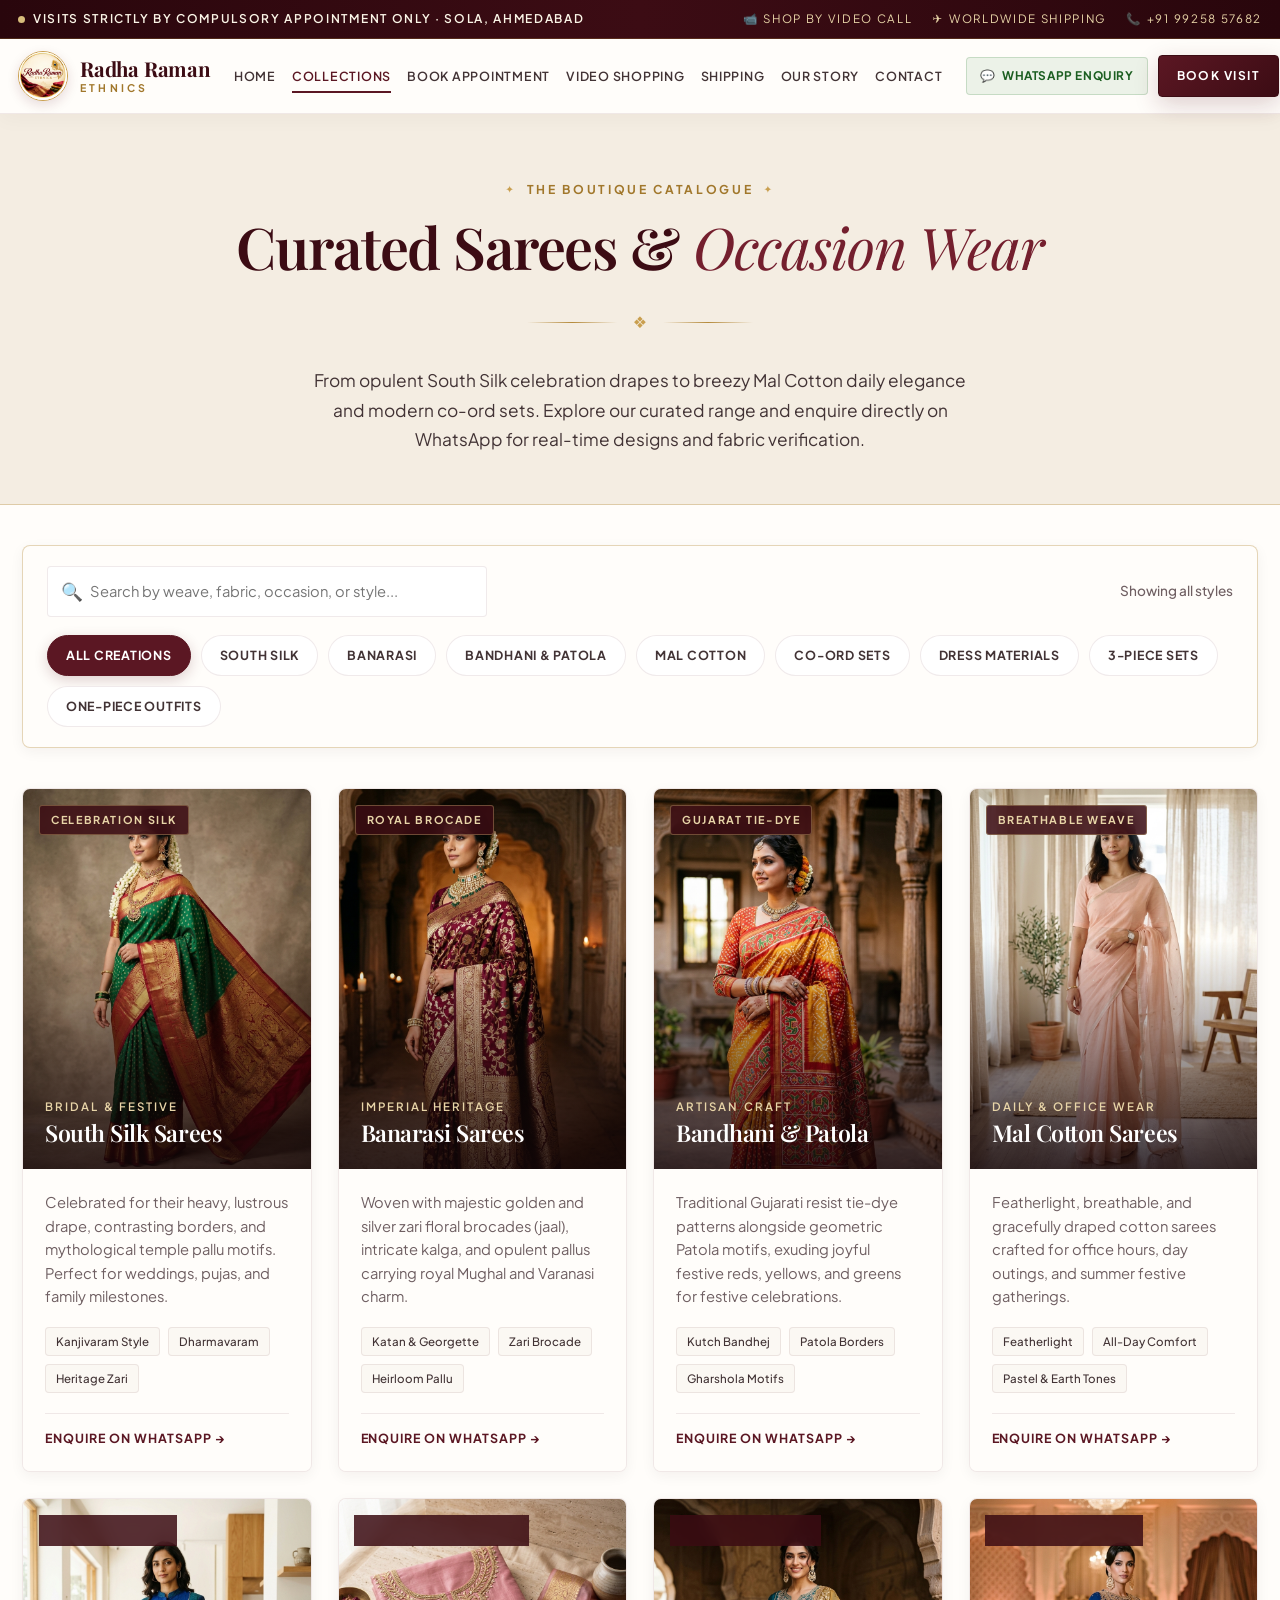
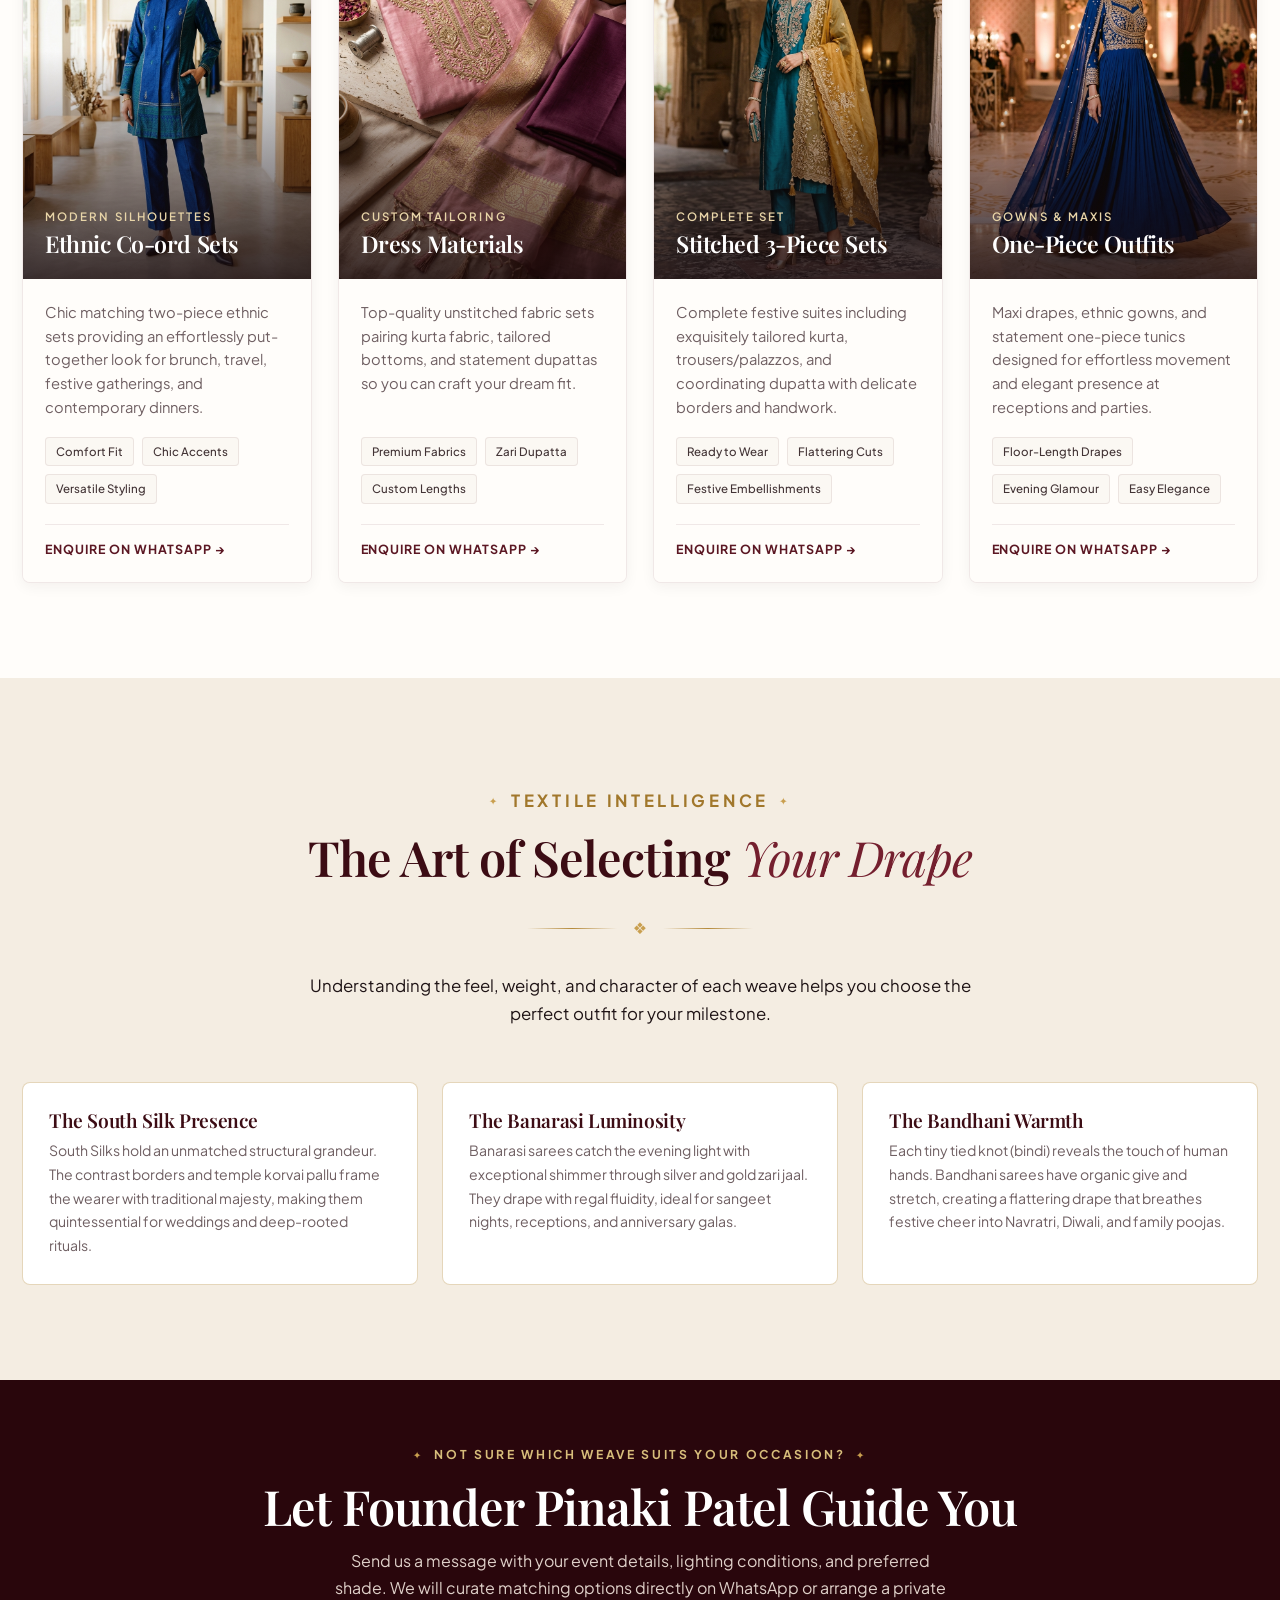
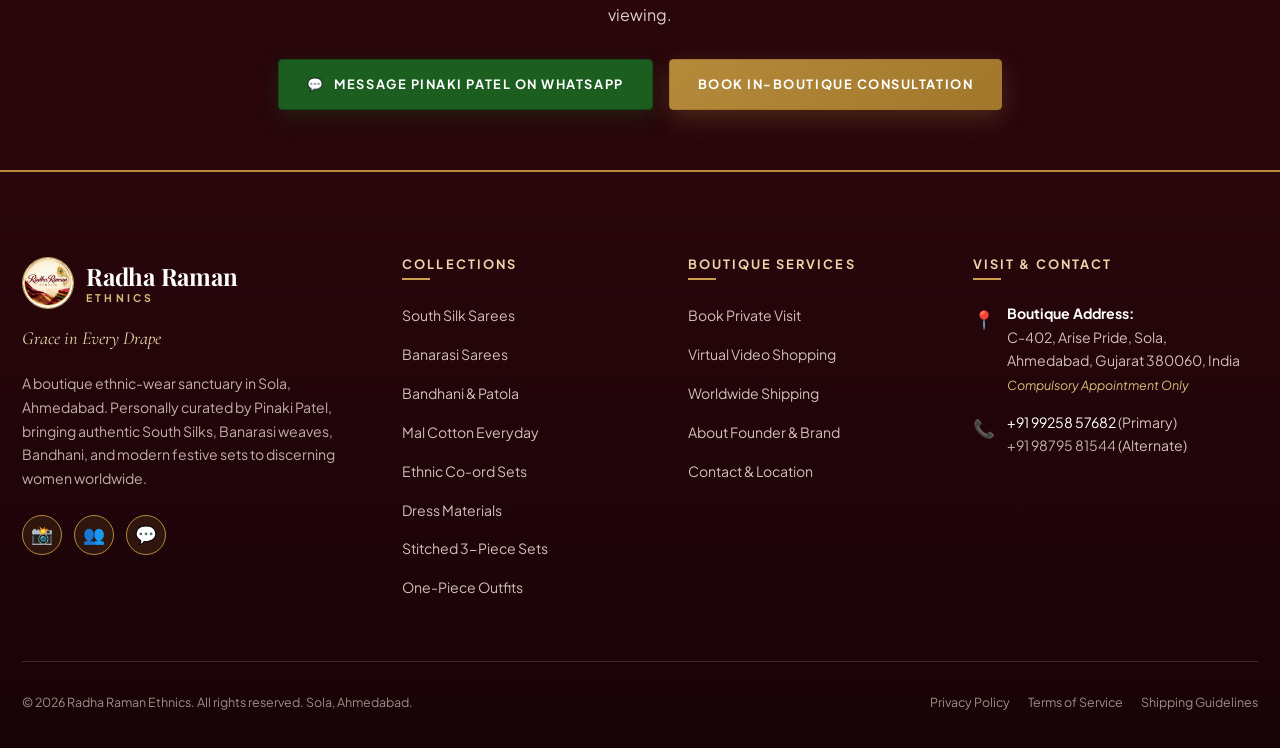
<file: collections.html>
<!DOCTYPE html>
<html lang="en-IN">
<head>
  <meta charset="utf-8">
  <meta name="viewport" content="width=device-width, initial-scale=1.0">
  <title>Curated Saree & Ethnic Wear Collections | Radha Raman Ethnics · Ahmedabad</title>
  <meta name="description" content="Browse handcrafted South Silk, Banarasi, Bandhani, Mal Cotton sarees, designer co-ord sets, dress materials, and stitched three-piece outfits at Radha Raman Ethnics, Sola, Ahmedabad. Enquire directly on WhatsApp.">
  <meta name="keywords" content="South silk sarees Ahmedabad, Banarasi sarees Sola, Bandhani sarees Gujarat, Patola sarees, Mal cotton sarees, Ethnic co-ord sets, Radha Raman Ethnics collections">
  <meta name="author" content="Radha Raman Ethnics">
  <meta name="theme-color" content="#5b1723">
  <meta name="robots" content="index, follow">

  <!-- Open Graph -->
  <meta property="og:type" content="website">
  <meta property="og:site_name" content="Radha Raman Ethnics">
  <meta property="og:title" content="Curated Collections | Radha Raman Ethnics · Grace in Every Drape">
  <meta property="og:description" content="Discover exquisite handpicked sarees and ethnic collections. Filter by weave and occasion, and enquire directly with our boutique stylist.">
  <meta property="og:image" content="assets/images/radha-raman-collection-badge.png">

  <!-- Favicon -->
  <link rel="icon" type="image/png" href="assets/images/radha-raman-badge.png">
  <link rel="stylesheet" href="assets/style.css">

  <script type="application/ld+json">
  {
    "@context": "https://schema.org",
    "@type": "CollectionPage",
    "name": "Radha Raman Ethnics Curated Collections",
    "description": "Comprehensive catalogue of handpicked sarees, co-ords, and ethnic wear in Sola, Ahmedabad.",
    "url": "https://radharamanethnics.com/collections.html",
    "publisher": {
      "@type": "ClothingStore",
      "name": "Radha Raman Ethnics",
      "address": "C-402, Arise Pride, Sola, Ahmedabad, Gujarat 380060"
    }
  }
  </script>
</head>
<body>
  <a class="skip-link" href="#mainContent">Skip to main content</a>

  <!-- Top Announcement Bar -->
  <div class="announcement-bar">
    <div class="announcement-inner">
      <div class="announcement-badge">
        <span class="pulse-dot"></span>
        <span>Visits Strictly by Compulsory Appointment Only · Sola, Ahmedabad</span>
      </div>
      <div class="announcement-links">
        <a href="video-shopping.html"><span>📹</span> Shop by Video Call</a>
        <a href="worldwide-shipping.html"><span>✈️</span> Worldwide Shipping</a>
        <a href="tel:+919925857682"><span>📞</span> +91 99258 57682</a>
      </div>
    </div>
  </div>

  <!-- Header -->
  <header class="site-header">
    <div class="container header-container">
      <a href="index.html" class="brand-lockup" aria-label="Radha Raman Ethnics Home">
        <img src="assets/images/radha-raman-badge.png" alt="Radha Raman Ethnics Crest" class="brand-crest">
        <div class="brand-text">
          <span class="brand-name">Radha Raman</span>
          <span class="brand-sub">ETHNICS</span>
        </div>
      </a>

      <nav class="nav-desktop" aria-label="Primary Navigation">
        <a href="index.html" class="nav-link">Home</a>
        <a href="collections.html" class="nav-link active">Collections</a>
        <a href="book-appointment.html" class="nav-link">Book Appointment</a>
        <a href="video-shopping.html" class="nav-link">Video Shopping</a>
        <a href="worldwide-shipping.html" class="nav-link">Shipping</a>
        <a href="about.html" class="nav-link">Our Story</a>
        <a href="contact.html" class="nav-link">Contact</a>
      </nav>

      <div class="header-actions">
        <a href="https://wa.me/919925857682?text=Hello%20Radha%20Raman%20Ethnics%2C%20I%20would%20like%20to%20explore%20your%20saree%20collections." class="btn-header-wa" target="_blank" rel="noopener">
          <span>💬</span> WhatsApp Enquiry
        </a>
        <a href="book-appointment.html" class="btn btn-primary" style="padding:10px 18px; font-size:0.75rem;">
          Book Visit
        </a>
      </div>

      <button class="mobile-menu-btn" aria-label="Open mobile menu" aria-expanded="false">☰</button>
    </div>
  </header>

  <!-- Mobile Drawer -->
  <div class="mobile-nav-drawer" role="dialog" aria-modal="true" aria-label="Navigation Menu">
    <div class="mobile-nav-panel">
      <div class="mobile-nav-header">
        <div class="brand-lockup">
          <img src="assets/images/radha-raman-badge.png" alt="Radha Raman Ethnics" class="brand-crest" style="width:42px;height:42px;">
          <div class="brand-text">
            <span class="brand-name" style="font-size:1.3rem;">Radha Raman</span>
            <span class="brand-sub">ETHNICS</span>
          </div>
        </div>
        <button class="mobile-nav-close" aria-label="Close menu" style="font-size:1.6rem; color:var(--wine-900);">✕</button>
      </div>

      <nav class="mobile-nav-links">
        <a href="index.html" class="mobile-nav-link">Home</a>
        <a href="collections.html" class="mobile-nav-link active">Explore Collections</a>
        <a href="book-appointment.html" class="mobile-nav-link">Book Appointment</a>
        <a href="video-shopping.html" class="mobile-nav-link">Shop by Video Call</a>
        <a href="worldwide-shipping.html" class="mobile-nav-link">Worldwide Shipping</a>
        <a href="about.html" class="mobile-nav-link">About Our Boutique</a>
        <a href="contact.html" class="mobile-nav-link">Contact & Location</a>
      </nav>

      <div style="margin-top:auto; display:flex; flex-direction:column; gap:12px;">
        <a href="book-appointment.html" class="btn btn-primary" style="width:100%;">Book Private Visit</a>
        <a href="https://wa.me/919925857682" class="btn btn-whatsapp" target="_blank" rel="noopener" style="width:100%;">Chat on WhatsApp</a>
      </div>
    </div>
  </div>

  <main id="mainContent">
    <!-- Page Hero -->
    <section class="section section-cream" style="padding:60px 0 50px; border-bottom:1px solid var(--border-gold);">
      <div class="container" style="text-align:center;">
        <p class="eyebrow">THE BOUTIQUE CATALOGUE</p>
        <h1 style="font-size:clamp(2.4rem, 4.5vw, 4rem); margin-bottom:14px;">
          Curated Sarees & <span class="italic-serif">Occasion Wear</span>
        </h1>
        <div class="filigree-divider">❖</div>
        <p class="lead" style="max-width:680px; margin:0 auto;">
          From opulent South Silk celebration drapes to breezy Mal Cotton daily elegance and modern co-ord sets. Explore our curated range and enquire directly on WhatsApp for real-time designs and fabric verification.
        </p>
      </div>
    </section>

    <!-- Filter & Search Section -->
    <section class="section section-alt" style="padding-top:40px;">
      <div class="container">
        <!-- Interactive Toolbar -->
        <div class="toolbar-container">
          <div class="toolbar-top">
            <div class="search-input-wrapper">
              <span class="search-icon">🔍</span>
              <input type="search" id="collectionSearch" placeholder="Search by weave, fabric, occasion, or style..." aria-label="Search collections">
            </div>
            <div class="filter-results-counter" id="filterCount">
              Showing all styles
            </div>
          </div>

          <div class="filter-pills" role="toolbar" aria-label="Filter by collection type">
            <button class="filter-pill active" data-filter="all">All Creations</button>
            <button class="filter-pill" data-filter="south-silk">South Silk</button>
            <button class="filter-pill" data-filter="banarasi">Banarasi</button>
            <button class="filter-pill" data-filter="bandhani">Bandhani & Patola</button>
            <button class="filter-pill" data-filter="cotton">Mal Cotton</button>
            <button class="filter-pill" data-filter="coord">Co-ord Sets</button>
            <button class="filter-pill" data-filter="dress-materials">Dress Materials</button>
            <button class="filter-pill" data-filter="three-piece">3-Piece Sets</button>
            <button class="filter-pill" data-filter="one-piece">One-Piece Outfits</button>
          </div>
        </div>

        <!-- Collection Cards Grid -->
        <div class="collection-grid" id="collectionGrid">
          <!-- 1. South Silk -->
          <article class="collection-card collection-item" data-category="south-silk" id="south-silk">
            <div class="collection-media">
              <span class="collection-badge-tag">CELEBRATION SILK</span>
              <img src="assets/images/south-silk-saree.jpg" alt="South Silk Saree with golden zari border" class="collection-img" loading="lazy">
              <div class="collection-overlay">
                <div class="collection-overlay-meta">
                  <span class="drape-type">Bridal & Festive</span>
                  <h3>South Silk Sarees</h3>
                </div>
              </div>
            </div>
            <div class="collection-body">
              <p>Celebrated for their heavy, lustrous drape, contrasting borders, and mythological temple pallu motifs. Perfect for weddings, pujas, and family milestones.</p>
              <div class="collection-highlights">
                <span class="highlight-pill">Kanjivaram Style</span>
                <span class="highlight-pill">Dharmavaram</span>
                <span class="highlight-pill">Heritage Zari</span>
              </div>
              <div class="collection-footer">
                <button class="collection-enquiry-link" onclick="openQuickEnquiry('South Silk Sarees')">
                  Enquire on WhatsApp →
                </button>
              </div>
            </div>
          </article>

          <!-- 2. Banarasi -->
          <article class="collection-card collection-item" data-category="banarasi" id="banarasi">
            <div class="collection-media">
              <span class="collection-badge-tag">ROYAL BROCADE</span>
              <img src="assets/images/banarasi-saree.jpg" alt="Banarasi Silk Saree with rich gold embroidery" class="collection-img" loading="lazy">
              <div class="collection-overlay">
                <div class="collection-overlay-meta">
                  <span class="drape-type">Imperial Heritage</span>
                  <h3>Banarasi Sarees</h3>
                </div>
              </div>
            </div>
            <div class="collection-body">
              <p>Woven with majestic golden and silver zari floral brocades (jaal), intricate kalga, and opulent pallus carrying royal Mughal and Varanasi charm.</p>
              <div class="collection-highlights">
                <span class="highlight-pill">Katan & Georgette</span>
                <span class="highlight-pill">Zari Brocade</span>
                <span class="highlight-pill">Heirloom Pallu</span>
              </div>
              <div class="collection-footer">
                <button class="collection-enquiry-link" onclick="openQuickEnquiry('Banarasi Sarees')">
                  Enquire on WhatsApp →
                </button>
              </div>
            </div>
          </article>

          <!-- 3. Bandhani & Patola -->
          <article class="collection-card collection-item" data-category="bandhani" id="bandhani">
            <div class="collection-media">
              <span class="collection-badge-tag">GUJARAT TIE-DYE</span>
              <img src="assets/images/bandhani-patola-saree.jpg" alt="Authentic Bandhani saree textile in red and yellow" class="collection-img" loading="lazy">
              <div class="collection-overlay">
                <div class="collection-overlay-meta">
                  <span class="drape-type">Artisan Craft</span>
                  <h3>Bandhani & Patola</h3>
                </div>
              </div>
            </div>
            <div class="collection-body">
              <p>Traditional Gujarati resist tie-dye patterns alongside geometric Patola motifs, exuding joyful festive reds, yellows, and greens for festive celebrations.</p>
              <div class="collection-highlights">
                <span class="highlight-pill">Kutch Bandhej</span>
                <span class="highlight-pill">Patola Borders</span>
                <span class="highlight-pill">Gharshola Motifs</span>
              </div>
              <div class="collection-footer">
                <button class="collection-enquiry-link" onclick="openQuickEnquiry('Bandhani & Patola Sarees')">
                  Enquire on WhatsApp →
                </button>
              </div>
            </div>
          </article>

          <!-- 4. Mal Cotton -->
          <article class="collection-card collection-item" data-category="cotton" id="mal-cotton">
            <div class="collection-media">
              <span class="collection-badge-tag">BREATHABLE WEAVE</span>
              <img src="assets/images/mal-cotton-saree.jpg" alt="Breathable lightweight Mal cotton saree" class="collection-img" loading="lazy">
              <div class="collection-overlay">
                <div class="collection-overlay-meta">
                  <span class="drape-type">Daily & Office Wear</span>
                  <h3>Mal Cotton Sarees</h3>
                </div>
              </div>
            </div>
            <div class="collection-body">
              <p>Featherlight, breathable, and gracefully draped cotton sarees crafted for office hours, day outings, and summer festive gatherings.</p>
              <div class="collection-highlights">
                <span class="highlight-pill">Featherlight</span>
                <span class="highlight-pill">All-Day Comfort</span>
                <span class="highlight-pill">Pastel & Earth Tones</span>
              </div>
              <div class="collection-footer">
                <button class="collection-enquiry-link" onclick="openQuickEnquiry('Mal Cotton Sarees')">
                  Enquire on WhatsApp →
                </button>
              </div>
            </div>
          </article>

          <!-- 5. Co-ord Sets -->
          <article class="collection-card collection-item" data-category="coord" id="coord">
            <div class="collection-media">
              <span class="collection-badge-tag">CONTEMPORARY</span>
              <img src="assets/images/ethnic-coord-set.jpg" alt="Modern two piece ethnic co-ord set" class="collection-img" loading="lazy">
              <div class="collection-overlay">
                <div class="collection-overlay-meta">
                  <span class="drape-type">Modern Silhouettes</span>
                  <h3>Ethnic Co-ord Sets</h3>
                </div>
              </div>
            </div>
            <div class="collection-body">
              <p>Chic matching two-piece ethnic sets providing an effortlessly put-together look for brunch, travel, festive gatherings, and contemporary dinners.</p>
              <div class="collection-highlights">
                <span class="highlight-pill">Comfort Fit</span>
                <span class="highlight-pill">Chic Accents</span>
                <span class="highlight-pill">Versatile Styling</span>
              </div>
              <div class="collection-footer">
                <button class="collection-enquiry-link" onclick="openQuickEnquiry('Co-ord Sets')">
                  Enquire on WhatsApp →
                </button>
              </div>
            </div>
          </article>

          <!-- 6. Dress Materials -->
          <article class="collection-card collection-item" data-category="dress-materials" id="dress-materials">
            <div class="collection-media">
              <span class="collection-badge-tag">UNSTITCHED BESPOKE</span>
              <img src="assets/images/dress-materials.jpg" alt="Unstitched dress material fabric set" class="collection-img" loading="lazy">
              <div class="collection-overlay">
                <div class="collection-overlay-meta">
                  <span class="drape-type">Custom Tailoring</span>
                  <h3>Dress Materials</h3>
                </div>
              </div>
            </div>
            <div class="collection-body">
              <p>Top-quality unstitched fabric sets pairing kurta fabric, tailored bottoms, and statement dupattas so you can craft your dream fit.</p>
              <div class="collection-highlights">
                <span class="highlight-pill">Premium Fabrics</span>
                <span class="highlight-pill">Zari Dupatta</span>
                <span class="highlight-pill">Custom Lengths</span>
              </div>
              <div class="collection-footer">
                <button class="collection-enquiry-link" onclick="openQuickEnquiry('Dress Materials')">
                  Enquire on WhatsApp →
                </button>
              </div>
            </div>
          </article>

          <!-- 7. Stitched 3-Piece Sets -->
          <article class="collection-card collection-item" data-category="three-piece" id="three-piece">
            <div class="collection-media">
              <span class="collection-badge-tag">READY ENSEMBLES</span>
              <img src="assets/images/stitched-three-piece.jpg" alt="Stitched three piece ethnic suit" class="collection-img" loading="lazy">
              <div class="collection-overlay">
                <div class="collection-overlay-meta">
                  <span class="drape-type">Complete Set</span>
                  <h3>Stitched 3-Piece Sets</h3>
                </div>
              </div>
            </div>
            <div class="collection-body">
              <p>Complete festive suites including exquisitely tailored kurta, trousers/palazzos, and coordinating dupatta with delicate borders and handwork.</p>
              <div class="collection-highlights">
                <span class="highlight-pill">Ready to Wear</span>
                <span class="highlight-pill">Flattering Cuts</span>
                <span class="highlight-pill">Festive Embellishments</span>
              </div>
              <div class="collection-footer">
                <button class="collection-enquiry-link" onclick="openQuickEnquiry('Stitched 3-Piece Sets')">
                  Enquire on WhatsApp →
                </button>
              </div>
            </div>
          </article>

          <!-- 8. One-Piece Outfits -->
          <article class="collection-card collection-item" data-category="one-piece" id="one-piece">
            <div class="collection-media">
              <span class="collection-badge-tag">EFFORTLESS GRACE</span>
              <img src="assets/images/one-piece-outfit.jpg" alt="Ethnic one piece gown and drape tunic" class="collection-img" loading="lazy">
              <div class="collection-overlay">
                <div class="collection-overlay-meta">
                  <span class="drape-type">Gowns & Maxis</span>
                  <h3>One-Piece Outfits</h3>
                </div>
              </div>
            </div>
            <div class="collection-body">
              <p>Maxi drapes, ethnic gowns, and statement one-piece tunics designed for effortless movement and elegant presence at receptions and parties.</p>
              <div class="collection-highlights">
                <span class="highlight-pill">Floor-Length Drapes</span>
                <span class="highlight-pill">Evening Glamour</span>
                <span class="highlight-pill">Easy Elegance</span>
              </div>
              <div class="collection-footer">
                <button class="collection-enquiry-link" onclick="openQuickEnquiry('One-Piece Outfits')">
                  Enquire on WhatsApp →
                </button>
              </div>
            </div>
          </article>
        </div>

        <!-- Empty Results Alert -->
        <div id="noResultsState" style="display:none; text-align:center; padding:60px 20px;">
          <h3 style="color:var(--wine-900);">No styles found matching your criteria</h3>
          <p style="color:var(--ink-500); margin:10px 0 24px;">Try a different keyword or browse all collection categories.</p>
          <button class="btn btn-outline" onclick="document.querySelector('#collectionSearch').value=''; document.querySelector('.filter-pill[data-filter=\'all\']').click();">
            Reset Filters
          </button>
        </div>
      </div>
    </section>

    <!-- Saree Drape & Textile Guide -->
    <section class="section section-cream">
      <div class="container">
        <div class="section-header center reveal">
          <p class="eyebrow">TEXTILE INTELLIGENCE</p>
          <h2>The Art of Selecting <span class="italic-serif">Your Drape</span></h2>
          <div class="filigree-divider">❖</div>
          <p class="muted">
            Understanding the feel, weight, and character of each weave helps you choose the perfect outfit for your milestone.
          </p>
        </div>

        <div style="display:grid; grid-template-columns:repeat(auto-fit, minmax(280px, 1fr)); gap:24px;" class="reveal">
          <div style="background:#fff; border:1px solid var(--border-gold); padding:26px; border-radius:8px;">
            <h4 style="color:var(--wine-900); font-size:1.2rem; margin-bottom:8px;">The South Silk Presence</h4>
            <p style="font-size:0.88rem; color:var(--ink-500);">
              South Silks hold an unmatched structural grandeur. The contrast borders and temple korvai pallu frame the wearer with traditional majesty, making them quintessential for weddings and deep-rooted rituals.
            </p>
          </div>

          <div style="background:#fff; border:1px solid var(--border-gold); padding:26px; border-radius:8px;">
            <h4 style="color:var(--wine-900); font-size:1.2rem; margin-bottom:8px;">The Banarasi Luminosity</h4>
            <p style="font-size:0.88rem; color:var(--ink-500);">
              Banarasi sarees catch the evening light with exceptional shimmer through silver and gold zari jaal. They drape with regal fluidity, ideal for sangeet nights, receptions, and anniversary galas.
            </p>
          </div>

          <div style="background:#fff; border:1px solid var(--border-gold); padding:26px; border-radius:8px;">
            <h4 style="color:var(--wine-900); font-size:1.2rem; margin-bottom:8px;">The Bandhani Warmth</h4>
            <p style="font-size:0.88rem; color:var(--ink-500);">
              Each tiny tied knot (bindi) reveals the touch of human hands. Bandhani sarees have organic give and stretch, creating a flattering drape that breathes festive cheer into Navratri, Diwali, and family poojas.
            </p>
          </div>
        </div>
      </div>
    </section>

    <!-- Consultation CTA -->
    <section class="section" style="background:var(--wine-950); color:#fff; padding:60px 0;">
      <div class="container" style="text-align:center;">
        <p class="eyebrow" style="color:var(--gold-400);">NOT SURE WHICH WEAVE SUITS YOUR OCCASION?</p>
        <h2 style="color:#fff; margin-bottom:14px;">Let Founder Pinaki Patel Guide You</h2>
        <p style="color:#dfd0c9; max-width:620px; margin:0 auto 30px;">
          Send us a message with your event details, lighting conditions, and preferred shade. We will curate matching options directly on WhatsApp or arrange a private viewing.
        </p>
        <div style="display:flex; justify-content:center; gap:16px; flex-wrap:wrap;">
          <a href="https://wa.me/919925857682?text=Hello%20Radha%20Raman%20Ethnics%2C%20I%20need%20styling%20advice%20for%20an%20upcoming%20occasion." class="btn btn-whatsapp" target="_blank" rel="noopener">
            <span>💬</span> Message Pinaki Patel on WhatsApp
          </a>
          <a href="book-appointment.html" class="btn btn-gold">
            Book In-Boutique Consultation
          </a>
        </div>
      </div>
    </section>
  </main>

  <!-- Quick Enquiry Modal -->
  <div class="modal-backdrop" id="quickEnquiryModal" role="dialog" aria-modal="true" aria-labelledby="modalStyleTitle">
    <div class="modal-dialog">
      <button class="modal-close-btn" id="modalCloseBtn" aria-label="Close modal">✕</button>
      <div style="text-align:center; margin-bottom:20px;">
        <p class="eyebrow" style="margin-bottom:6px;">DIRECT BOUTIQUE ENQUIRY</p>
        <h3 id="modalStyleTitle" style="color:var(--wine-900); font-size:1.5rem;">Saree Collection</h3>
        <p style="font-size:0.85rem; color:var(--ink-500); margin-top:4px;">
          Connect directly on WhatsApp to check current availability, shade nuances, and pricing for this design.
        </p>
      </div>

      <form id="modalEnquiryForm">
        <input type="hidden" id="modalStyleName" value="Saree Collection">
        <div style="margin-bottom:14px;">
          <label class="form-label" for="modalCustomerName">Your Name</label>
          <input type="text" id="modalCustomerName" class="form-input" placeholder="e.g. Priyanshi Mehta" required>
        </div>
        <div style="margin-bottom:18px;">
          <label class="form-label" for="modalCustomerNote">Your Message / Specific Need</label>
          <textarea id="modalCustomerNote" class="form-textarea" placeholder="Color preference, celebration date, or delivery city..."></textarea>
        </div>
        <button type="submit" class="btn btn-whatsapp" style="width:100%;">
          Continue to WhatsApp ↗
        </button>
      </form>
    </div>
  </div>

  <!-- Master Footer -->
  <footer class="site-footer">
    <div class="container">
      <div class="footer-top-grid">
        <div class="footer-brand">
          <div class="brand-lockup" style="margin-bottom:14px;">
            <img src="assets/images/radha-raman-badge.png" alt="Radha Raman Ethnics Emblem" style="width:52px; height:52px; border-radius:50%; border:1px solid var(--gold-500);">
            <div class="brand-text">
              <span class="brand-name" style="color:#fff; font-size:1.5rem;">Radha Raman</span>
              <span class="brand-sub" style="color:var(--gold-400);">ETHNICS</span>
            </div>
          </div>
          <p class="tagline">Grace in Every Drape</p>
          <p class="about-txt">
            A boutique ethnic-wear sanctuary in Sola, Ahmedabad. Personally curated by Pinaki Patel, bringing authentic South Silks, Banarasi weaves, Bandhani, and modern festive sets to discerning women worldwide.
          </p>
          <div class="footer-social-row">
            <a href="https://www.instagram.com/radharaman_ethnics/" class="footer-social-btn" target="_blank" rel="noopener" aria-label="Instagram">📸</a>
            <a href="https://www.facebook.com/1112646218606357/" class="footer-social-btn" target="_blank" rel="noopener" aria-label="Facebook">👥</a>
            <a href="https://wa.me/919925857682" class="footer-social-btn" target="_blank" rel="noopener" aria-label="WhatsApp">💬</a>
          </div>
        </div>

        <div class="footer-col">
          <h4>Collections</h4>
          <ul class="footer-links">
            <li><a href="collections.html#south-silk">South Silk Sarees</a></li>
            <li><a href="collections.html#banarasi">Banarasi Sarees</a></li>
            <li><a href="collections.html#bandhani">Bandhani & Patola</a></li>
            <li><a href="collections.html#mal-cotton">Mal Cotton Everyday</a></li>
            <li><a href="collections.html#coord">Ethnic Co-ord Sets</a></li>
            <li><a href="collections.html#dress-materials">Dress Materials</a></li>
            <li><a href="collections.html#three-piece">Stitched 3-Piece Sets</a></li>
            <li><a href="collections.html#one-piece">One-Piece Outfits</a></li>
          </ul>
        </div>

        <div class="footer-col">
          <h4>Boutique Services</h4>
          <ul class="footer-links">
            <li><a href="book-appointment.html">Book Private Visit</a></li>
            <li><a href="video-shopping.html">Virtual Video Shopping</a></li>
            <li><a href="worldwide-shipping.html">Worldwide Shipping</a></li>
            <li><a href="about.html">About Founder & Brand</a></li>
            <li><a href="contact.html">Contact & Location</a></li>
          </ul>
        </div>

        <div class="footer-col">
          <h4>Visit & Contact</h4>
          <div class="footer-contact-items">
            <div class="footer-contact-item">
              <span class="icon">📍</span>
              <div>
                <strong style="color:#fff;">Boutique Address:</strong><br>
                C-402, Arise Pride, Sola,<br>
                Ahmedabad, Gujarat 380060, India<br>
                <em style="color:var(--gold-400); font-size:0.78rem;">Compulsory Appointment Only</em>
              </div>
            </div>
            <div class="footer-contact-item">
              <span class="icon">📞</span>
              <div>
                <a href="tel:+919925857682" style="color:#fff;">+91 99258 57682</a> (Primary)<br>
                <a href="tel:+919879581544" style="color:#bfaea7;">+91 98795 81544</a> (Alternate)
              </div>
            </div>
          </div>
        </div>
      </div>

      <div class="footer-bottom">
        <div>© 2026 Radha Raman Ethnics. All rights reserved. Sola, Ahmedabad.</div>
        <div class="footer-legal-links">
          <a href="privacy-policy.html">Privacy Policy</a>
          <a href="terms.html">Terms of Service</a>
          <a href="worldwide-shipping.html">Shipping Guidelines</a>
        </div>
      </div>
    </div>
  </footer>

  <!-- Mobile Quick Action Floating Bar -->
  <div class="mobile-floating-bar">
    <a href="https://wa.me/919925857682?text=Hello%20Radha%20Raman%20Ethnics%2C%20I%20have%20an%20enquiry." class="btn btn-whatsapp" target="_blank" rel="noopener">
      <span>💬</span> WhatsApp
    </a>
    <a href="tel:+919925857682" class="btn btn-outline" style="border-color:var(--wine-800);">
      <span>📞</span> Call
    </a>
    <a href="book-appointment.html" class="btn btn-primary">
      <span>🏛️</span> Book Visit
    </a>
  </div>

  <script src="assets/script.js"></script>
</body>
</html>
</file>
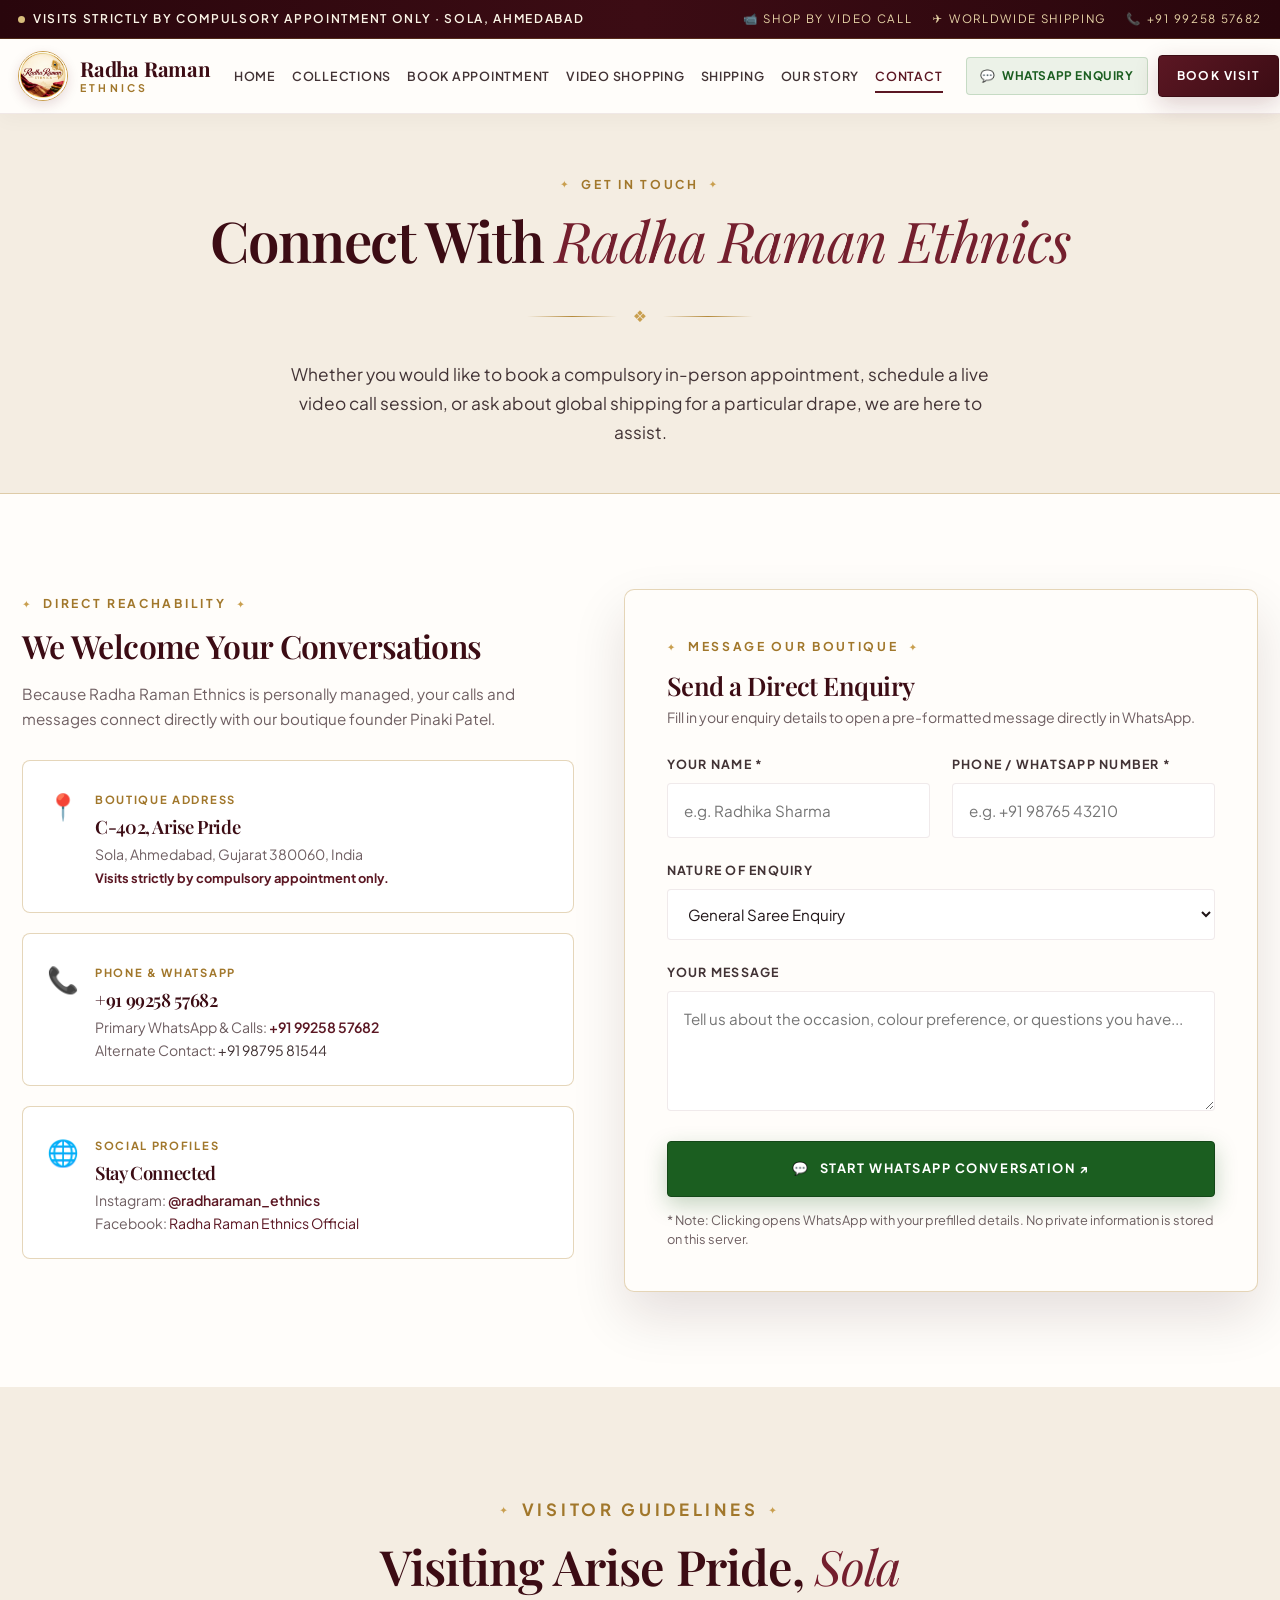
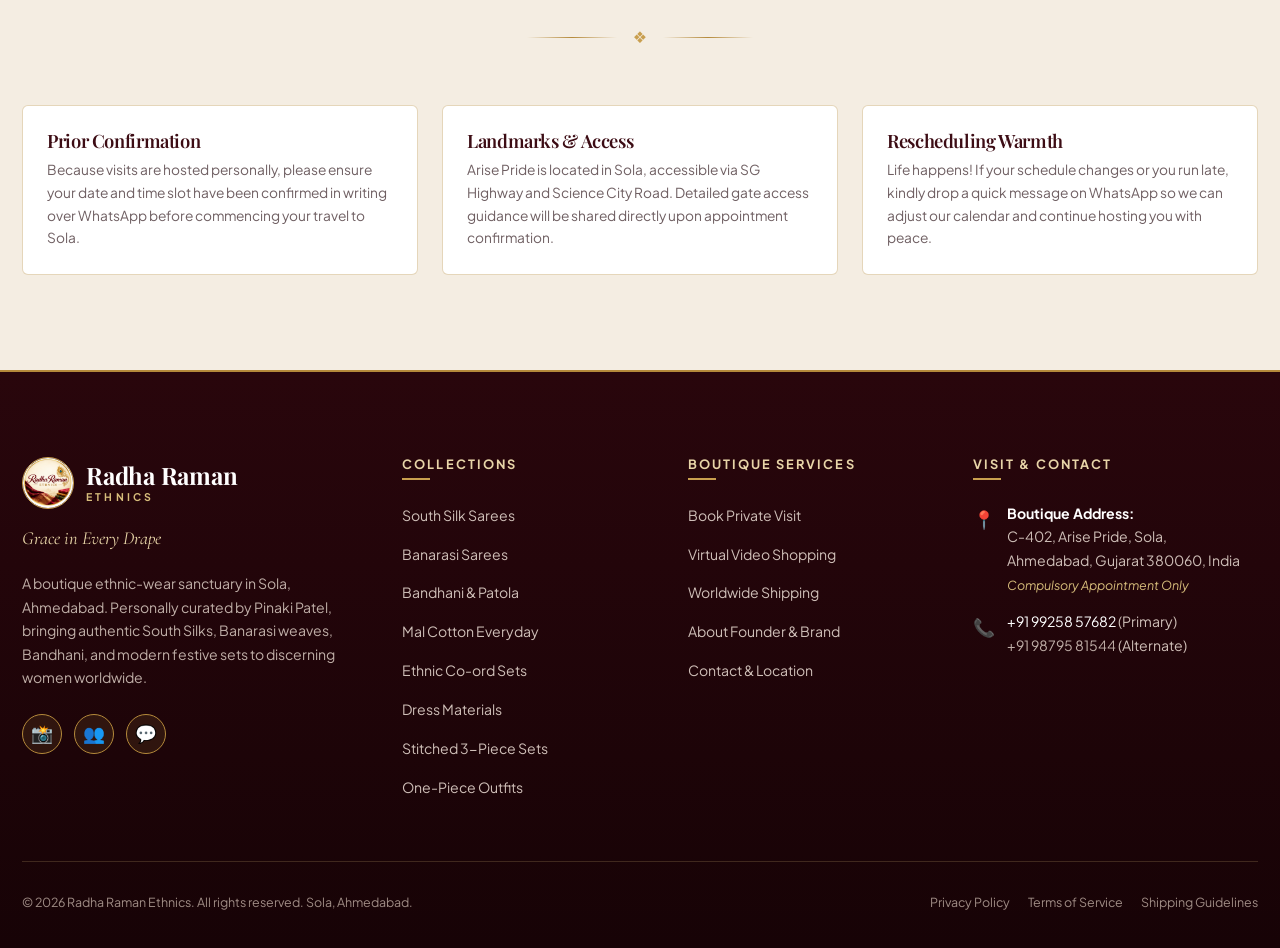
<file: contact.html>
<!DOCTYPE html>
<html lang="en-IN">
<head>
  <meta charset="utf-8">
  <meta name="viewport" content="width=device-width, initial-scale=1.0">
  <title>Contact & Boutique Location | Radha Raman Ethnics · Sola, Ahmedabad</title>
  <meta name="description" content="Get in touch with Radha Raman Ethnics in Sola, Ahmedabad. Phone numbers, WhatsApp enquiry, boutique address at C-402 Arise Pride, and appointment guidelines.">
  <meta name="keywords" content="Contact Radha Raman Ethnics, Radha Raman Sola Ahmedabad address, Saree boutique phone number, Pinaki Patel contact">
  <meta name="author" content="Radha Raman Ethnics">
  <meta name="theme-color" content="#5b1723">
  <meta name="robots" content="index, follow">

  <!-- Open Graph -->
  <meta property="og:type" content="website">
  <meta property="og:site_name" content="Radha Raman Ethnics">
  <meta property="og:title" content="Contact Radha Raman Ethnics | Sola, Ahmedabad">
  <meta property="og:description" content="Reach our boutique for private appointments, video shopping sessions, and worldwide shipping inquiries.">
  <meta property="og:image" content="assets/images/radha-raman-badge.png">

  <!-- Favicon -->
  <link rel="icon" type="image/png" href="assets/images/radha-raman-badge.png">
  <link rel="stylesheet" href="assets/style.css">

  <script type="application/ld+json">
  {
    "@context": "https://schema.org",
    "@type": "ContactPage",
    "name": "Contact Radha Raman Ethnics",
    "description": "Contact details and location for Radha Raman Ethnics boutique in Sola, Ahmedabad.",
    "url": "https://radharamanethnics.com/contact.html",
    "mainEntity": {
      "@type": "ClothingStore",
      "name": "Radha Raman Ethnics",
      "telephone": "+919925857682",
      "address": {
        "@type": "PostalAddress",
        "streetAddress": "C-402, Arise Pride",
        "addressLocality": "Sola",
        "addressRegion": "Gujarat",
        "postalCode": "380060",
        "addressCountry": "IN"
      }
    }
  }
  </script>
</head>
<body>
  <a class="skip-link" href="#mainContent">Skip to main content</a>

  <!-- Top Announcement Bar -->
  <div class="announcement-bar">
    <div class="announcement-inner">
      <div class="announcement-badge">
        <span class="pulse-dot"></span>
        <span>Visits Strictly by Compulsory Appointment Only · Sola, Ahmedabad</span>
      </div>
      <div class="announcement-links">
        <a href="video-shopping.html"><span>📹</span> Shop by Video Call</a>
        <a href="worldwide-shipping.html"><span>✈️</span> Worldwide Shipping</a>
        <a href="tel:+919925857682"><span>📞</span> +91 99258 57682</a>
      </div>
    </div>
  </div>

  <!-- Header -->
  <header class="site-header">
    <div class="container header-container">
      <a href="index.html" class="brand-lockup" aria-label="Radha Raman Ethnics Home">
        <img src="assets/images/radha-raman-badge.png" alt="Radha Raman Ethnics Crest" class="brand-crest">
        <div class="brand-text">
          <span class="brand-name">Radha Raman</span>
          <span class="brand-sub">ETHNICS</span>
        </div>
      </a>

      <nav class="nav-desktop" aria-label="Primary Navigation">
        <a href="index.html" class="nav-link">Home</a>
        <a href="collections.html" class="nav-link">Collections</a>
        <a href="book-appointment.html" class="nav-link">Book Appointment</a>
        <a href="video-shopping.html" class="nav-link">Video Shopping</a>
        <a href="worldwide-shipping.html" class="nav-link">Shipping</a>
        <a href="about.html" class="nav-link">Our Story</a>
        <a href="contact.html" class="nav-link active">Contact</a>
      </nav>

      <div class="header-actions">
        <a href="https://wa.me/919925857682" class="btn-header-wa" target="_blank" rel="noopener">
          <span>💬</span> WhatsApp Enquiry
        </a>
        <a href="book-appointment.html" class="btn btn-primary" style="padding:10px 18px; font-size:0.75rem;">
          Book Visit
        </a>
      </div>

      <button class="mobile-menu-btn" aria-label="Open mobile menu" aria-expanded="false">☰</button>
    </div>
  </header>

  <!-- Mobile Drawer -->
  <div class="mobile-nav-drawer" role="dialog" aria-modal="true" aria-label="Navigation Menu">
    <div class="mobile-nav-panel">
      <div class="mobile-nav-header">
        <div class="brand-lockup">
          <img src="assets/images/radha-raman-badge.png" alt="Radha Raman Ethnics" class="brand-crest" style="width:42px;height:42px;">
          <div class="brand-text">
            <span class="brand-name" style="font-size:1.3rem;">Radha Raman</span>
            <span class="brand-sub">ETHNICS</span>
          </div>
        </div>
        <button class="mobile-nav-close" aria-label="Close menu" style="font-size:1.6rem; color:var(--wine-900);">✕</button>
      </div>

      <nav class="mobile-nav-links">
        <a href="index.html" class="mobile-nav-link">Home</a>
        <a href="collections.html" class="mobile-nav-link">Explore Collections</a>
        <a href="book-appointment.html" class="mobile-nav-link">Book Appointment</a>
        <a href="video-shopping.html" class="mobile-nav-link">Shop by Video Call</a>
        <a href="worldwide-shipping.html" class="mobile-nav-link">Worldwide Shipping</a>
        <a href="about.html" class="mobile-nav-link">About Our Boutique</a>
        <a href="contact.html" class="mobile-nav-link active">Contact & Location</a>
      </nav>

      <div style="margin-top:auto; display:flex; flex-direction:column; gap:12px;">
        <a href="https://wa.me/919925857682" class="btn btn-whatsapp" target="_blank" rel="noopener" style="width:100%;">Chat on WhatsApp</a>
      </div>
    </div>
  </div>

  <main id="mainContent">
    <!-- Hero / Title -->
    <section class="section section-cream" style="padding:55px 0 45px; border-bottom:1px solid var(--border-gold);">
      <div class="container" style="text-align:center;">
        <p class="eyebrow">GET IN TOUCH</p>
        <h1 style="font-size:clamp(2.3rem, 4.4vw, 3.8rem); margin-bottom:12px;">
          Connect With <span class="italic-serif">Radha Raman Ethnics</span>
        </h1>
        <div class="filigree-divider">❖</div>
        <p class="lead" style="max-width:700px; margin:0 auto;">
          Whether you would like to book a compulsory in-person appointment, schedule a live video call session, or ask about global shipping for a particular drape, we are here to assist.
        </p>
      </div>
    </section>

    <!-- Contact Details & Form Split -->
    <section class="section section-alt">
      <div class="container" style="display:grid; grid-template-columns:1fr 1.15fr; gap:50px; align-items:start;">
        <!-- Left: Contact Details Cards -->
        <div class="reveal">
          <p class="eyebrow">DIRECT REACHABILITY</p>
          <h2 style="font-size:2rem; margin-bottom:16px;">We Welcome Your Conversations</h2>
          <p style="font-size:0.95rem; color:var(--ink-500); line-height:1.7; margin-bottom:28px;">
            Because Radha Raman Ethnics is personally managed, your calls and messages connect directly with our boutique founder Pinaki Patel.
          </p>

          <div style="display:flex; flex-direction:column; gap:20px;">
            <!-- Address Card -->
            <div style="background:#fff; border:1px solid var(--border-gold); padding:24px; border-radius:8px; display:flex; gap:16px;">
              <div style="font-size:1.6rem; color:var(--wine-800);">📍</div>
              <div>
                <small style="font-size:0.7rem; font-weight:700; letter-spacing:0.15em; text-transform:uppercase; color:var(--gold-700);">BOUTIQUE ADDRESS</small>
                <h4 style="font-size:1.15rem; color:var(--wine-900); margin:4px 0 6px;">C-402, Arise Pride</h4>
                <p style="font-size:0.88rem; color:var(--ink-500); line-height:1.6; margin:0;">
                  Sola, Ahmedabad, Gujarat 380060, India<br>
                  <strong style="color:var(--wine-800); font-size:0.8rem;">Visits strictly by compulsory appointment only.</strong>
                </p>
              </div>
            </div>

            <!-- Phone / WhatsApp Card -->
            <div style="background:#fff; border:1px solid var(--border-gold); padding:24px; border-radius:8px; display:flex; gap:16px;">
              <div style="font-size:1.6rem; color:var(--wine-800);">📞</div>
              <div>
                <small style="font-size:0.7rem; font-weight:700; letter-spacing:0.15em; text-transform:uppercase; color:var(--gold-700);">PHONE & WHATSAPP</small>
                <h4 style="font-size:1.15rem; color:var(--wine-900); margin:4px 0 6px;">+91 99258 57682</h4>
                <p style="font-size:0.88rem; color:var(--ink-500); line-height:1.6; margin:0;">
                  Primary WhatsApp & Calls: <a href="tel:+919925857682" style="color:var(--wine-800); font-weight:600;">+91 99258 57682</a><br>
                  Alternate Contact: <a href="tel:+919879581544" style="color:var(--ink-700);">+91 98795 81544</a>
                </p>
              </div>
            </div>

            <!-- Social Card -->
            <div style="background:#fff; border:1px solid var(--border-gold); padding:24px; border-radius:8px; display:flex; gap:16px;">
              <div style="font-size:1.6rem; color:var(--wine-800);">🌐</div>
              <div>
                <small style="font-size:0.7rem; font-weight:700; letter-spacing:0.15em; text-transform:uppercase; color:var(--gold-700);">SOCIAL PROFILES</small>
                <h4 style="font-size:1.15rem; color:var(--wine-900); margin:4px 0 6px;">Stay Connected</h4>
                <p style="font-size:0.88rem; color:var(--ink-500); line-height:1.6; margin:0;">
                  Instagram: <a href="https://www.instagram.com/radharaman_ethnics/" target="_blank" rel="noopener" style="color:var(--wine-800); font-weight:600;">@radharaman_ethnics</a><br>
                  Facebook: <a href="https://www.facebook.com/1112646218606357/" target="_blank" rel="noopener" style="color:var(--wine-800);">Radha Raman Ethnics Official</a>
                </p>
              </div>
            </div>
          </div>
        </div>

        <!-- Right: General Contact / Direct WhatsApp Form -->
        <div class="form-card reveal delay-1">
          <p class="eyebrow">MESSAGE OUR BOUTIQUE</p>
          <h3 style="font-size:1.6rem; margin-bottom:6px;">Send a Direct Enquiry</h3>
          <p style="font-size:0.88rem; color:var(--ink-500); margin-bottom:24px;">
            Fill in your enquiry details to open a pre-formatted message directly in WhatsApp.
          </p>

          <form data-wa-form="919925857682">
            <div class="form-grid">
              <div class="form-group">
                <label class="form-label" for="cName">Your Name *</label>
                <input type="text" id="cName" name="name" class="form-input" placeholder="e.g. Radhika Sharma" required>
              </div>

              <div class="form-group">
                <label class="form-label" for="cPhone">Phone / WhatsApp Number *</label>
                <input type="tel" id="cPhone" name="phone" class="form-input" placeholder="e.g. +91 98765 43210" required>
              </div>

              <div class="form-group full">
                <label class="form-label" for="cInterest">Nature of Enquiry</label>
                <select id="cInterest" name="interest" class="form-select">
                  <option value="General Saree Enquiry" selected>General Saree Enquiry</option>
                  <option value="South Silk Sarees">South Silk Sarees</option>
                  <option value="Banarasi Sarees">Banarasi Sarees</option>
                  <option value="Bandhani & Patola">Bandhani & Patola</option>
                  <option value="Co-ord Sets & 3-Piece Suites">Co-ord Sets & 3-Piece Suites</option>
                  <option value="Dress Materials">Dress Materials</option>
                  <option value="Private In-Boutique Visit">Private In-Boutique Visit</option>
                  <option value="Video-Call Shopping Session">Video-Call Shopping Session</option>
                  <option value="International Shipping Quote">International Shipping Quote</option>
                </select>
              </div>

              <div class="form-group full">
                <label class="form-label" for="cMessage">Your Message</label>
                <textarea id="cMessage" name="message" class="form-textarea" placeholder="Tell us about the occasion, colour preference, or questions you have..."></textarea>
              </div>

              <div class="form-group full">
                <button type="submit" class="btn btn-whatsapp" style="width:100%; padding:16px;">
                  <span>💬</span> Start WhatsApp Conversation ↗
                </button>
                <p class="form-disclaimer">
                  * Note: Clicking opens WhatsApp with your prefilled details. No private information is stored on this server.
                </p>
              </div>
            </div>
          </form>
        </div>
      </div>
    </section>

    <!-- Visit Guidelines & Etiquette -->
    <section class="section section-cream">
      <div class="container">
        <div class="section-header center reveal">
          <p class="eyebrow">VISITOR GUIDELINES</p>
          <h2>Visiting Arise Pride, <span class="italic-serif">Sola</span></h2>
          <div class="filigree-divider">❖</div>
        </div>

        <div style="display:grid; grid-template-columns:repeat(auto-fit, minmax(280px, 1fr)); gap:24px;" class="reveal">
          <div style="background:#fff; border:1px solid var(--border-gold); padding:24px; border-radius:6px;">
            <h4 style="color:var(--wine-900); font-size:1.15rem; margin-bottom:8px;">Prior Confirmation</h4>
            <p style="font-size:0.86rem; color:var(--ink-500); line-height:1.65;">
              Because visits are hosted personally, please ensure your date and time slot have been confirmed in writing over WhatsApp before commencing your travel to Sola.
            </p>
          </div>

          <div style="background:#fff; border:1px solid var(--border-gold); padding:24px; border-radius:6px;">
            <h4 style="color:var(--wine-900); font-size:1.15rem; margin-bottom:8px;">Landmarks & Access</h4>
            <p style="font-size:0.86rem; color:var(--ink-500); line-height:1.65;">
              Arise Pride is located in Sola, accessible via SG Highway and Science City Road. Detailed gate access guidance will be shared directly upon appointment confirmation.
            </p>
          </div>

          <div style="background:#fff; border:1px solid var(--border-gold); padding:24px; border-radius:6px;">
            <h4 style="color:var(--wine-900); font-size:1.15rem; margin-bottom:8px;">Rescheduling Warmth</h4>
            <p style="font-size:0.86rem; color:var(--ink-500); line-height:1.65;">
              Life happens! If your schedule changes or you run late, kindly drop a quick message on WhatsApp so we can adjust our calendar and continue hosting you with peace.
            </p>
          </div>
        </div>
      </div>
    </section>
  </main>

  <!-- Master Footer -->
  <footer class="site-footer">
    <div class="container">
      <div class="footer-top-grid">
        <div class="footer-brand">
          <div class="brand-lockup" style="margin-bottom:14px;">
            <img src="assets/images/radha-raman-badge.png" alt="Radha Raman Ethnics Emblem" style="width:52px; height:52px; border-radius:50%; border:1px solid var(--gold-500);">
            <div class="brand-text">
              <span class="brand-name" style="color:#fff; font-size:1.5rem;">Radha Raman</span>
              <span class="brand-sub" style="color:var(--gold-400);">ETHNICS</span>
            </div>
          </div>
          <p class="tagline">Grace in Every Drape</p>
          <p class="about-txt">
            A boutique ethnic-wear sanctuary in Sola, Ahmedabad. Personally curated by Pinaki Patel, bringing authentic South Silks, Banarasi weaves, Bandhani, and modern festive sets to discerning women worldwide.
          </p>
          <div class="footer-social-row">
            <a href="https://www.instagram.com/radharaman_ethnics/" class="footer-social-btn" target="_blank" rel="noopener" aria-label="Instagram">📸</a>
            <a href="https://www.facebook.com/1112646218606357/" class="footer-social-btn" target="_blank" rel="noopener" aria-label="Facebook">👥</a>
            <a href="https://wa.me/919925857682" class="footer-social-btn" target="_blank" rel="noopener" aria-label="WhatsApp">💬</a>
          </div>
        </div>

        <div class="footer-col">
          <h4>Collections</h4>
          <ul class="footer-links">
            <li><a href="collections.html#south-silk">South Silk Sarees</a></li>
            <li><a href="collections.html#banarasi">Banarasi Sarees</a></li>
            <li><a href="collections.html#bandhani">Bandhani & Patola</a></li>
            <li><a href="collections.html#mal-cotton">Mal Cotton Everyday</a></li>
            <li><a href="collections.html#coord">Ethnic Co-ord Sets</a></li>
            <li><a href="collections.html#dress-materials">Dress Materials</a></li>
            <li><a href="collections.html#three-piece">Stitched 3-Piece Sets</a></li>
            <li><a href="collections.html#one-piece">One-Piece Outfits</a></li>
          </ul>
        </div>

        <div class="footer-col">
          <h4>Boutique Services</h4>
          <ul class="footer-links">
            <li><a href="book-appointment.html">Book Private Visit</a></li>
            <li><a href="video-shopping.html">Virtual Video Shopping</a></li>
            <li><a href="worldwide-shipping.html">Worldwide Shipping</a></li>
            <li><a href="about.html">About Founder & Brand</a></li>
            <li><a href="contact.html">Contact & Location</a></li>
          </ul>
        </div>

        <div class="footer-col">
          <h4>Visit & Contact</h4>
          <div class="footer-contact-items">
            <div class="footer-contact-item">
              <span class="icon">📍</span>
              <div>
                <strong style="color:#fff;">Boutique Address:</strong><br>
                C-402, Arise Pride, Sola,<br>
                Ahmedabad, Gujarat 380060, India<br>
                <em style="color:var(--gold-400); font-size:0.78rem;">Compulsory Appointment Only</em>
              </div>
            </div>
            <div class="footer-contact-item">
              <span class="icon">📞</span>
              <div>
                <a href="tel:+919925857682" style="color:#fff;">+91 99258 57682</a> (Primary)<br>
                <a href="tel:+919879581544" style="color:#bfaea7;">+91 98795 81544</a> (Alternate)
              </div>
            </div>
          </div>
        </div>
      </div>

      <div class="footer-bottom">
        <div>© 2026 Radha Raman Ethnics. All rights reserved. Sola, Ahmedabad.</div>
        <div class="footer-legal-links">
          <a href="privacy-policy.html">Privacy Policy</a>
          <a href="terms.html">Terms of Service</a>
          <a href="worldwide-shipping.html">Shipping Guidelines</a>
        </div>
      </div>
    </div>
  </footer>

  <!-- Mobile Quick Action Floating Bar -->
  <div class="mobile-floating-bar">
    <a href="https://wa.me/919925857682?text=Hello%20Radha%20Raman%20Ethnics%2C%20I%20have%20an%20enquiry." class="btn btn-whatsapp" target="_blank" rel="noopener">
      <span>💬</span> WhatsApp
    </a>
    <a href="tel:+919925857682" class="btn btn-outline" style="border-color:var(--wine-800);">
      <span>📞</span> Call
    </a>
    <a href="book-appointment.html" class="btn btn-primary">
      <span>🏛️</span> Book Visit
    </a>
  </div>

  <script src="assets/script.js"></script>
</body>
</html>
</file>
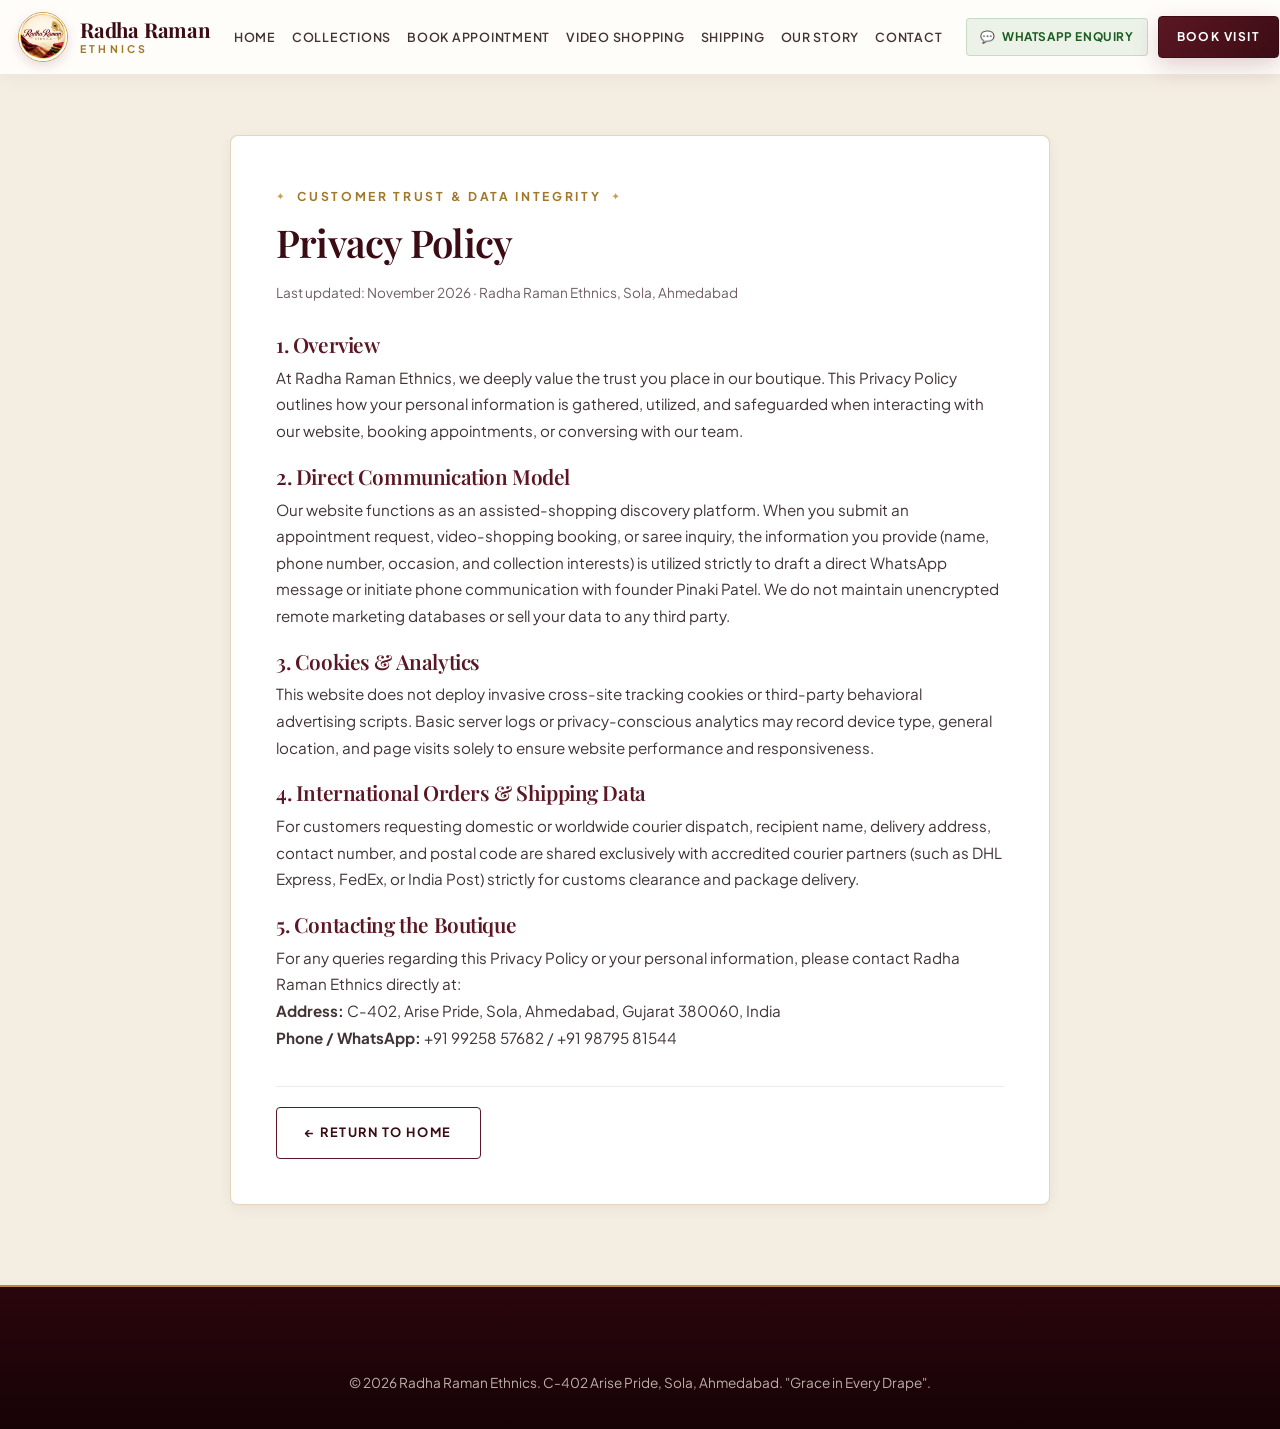
<file: privacy-policy.html>
<!DOCTYPE html>
<html lang="en-IN">
<head>
  <meta charset="utf-8">
  <meta name="viewport" content="width=device-width, initial-scale=1.0">
  <title>Privacy Policy | Radha Raman Ethnics · Sola, Ahmedabad</title>
  <meta name="description" content="Privacy Policy for Radha Raman Ethnics. Learn how we handle your enquiry information and communication securely and respectfully.">
  <meta name="robots" content="noindex, follow">
  <link rel="icon" type="image/png" href="assets/images/radha-raman-badge.png">
  <link rel="stylesheet" href="assets/style.css">
</head>
<body>
  <a class="skip-link" href="#mainContent">Skip to main content</a>

  <!-- Header -->
  <header class="site-header">
    <div class="container header-container">
      <a href="index.html" class="brand-lockup" aria-label="Radha Raman Ethnics Home">
        <img src="assets/images/radha-raman-badge.png" alt="Radha Raman Ethnics Crest" class="brand-crest">
        <div class="brand-text">
          <span class="brand-name">Radha Raman</span>
          <span class="brand-sub">ETHNICS</span>
        </div>
      </a>

      <nav class="nav-desktop" aria-label="Primary Navigation">
        <a href="index.html" class="nav-link">Home</a>
        <a href="collections.html" class="nav-link">Collections</a>
        <a href="book-appointment.html" class="nav-link">Book Appointment</a>
        <a href="video-shopping.html" class="nav-link">Video Shopping</a>
        <a href="worldwide-shipping.html" class="nav-link">Shipping</a>
        <a href="about.html" class="nav-link">Our Story</a>
        <a href="contact.html" class="nav-link">Contact</a>
      </nav>

      <div class="header-actions">
        <a href="https://wa.me/919925857682" class="btn-header-wa" target="_blank" rel="noopener">
          <span>💬</span> WhatsApp Enquiry
        </a>
        <a href="book-appointment.html" class="btn btn-primary" style="padding:10px 18px; font-size:0.75rem;">
          Book Visit
        </a>
      </div>

      <button class="mobile-menu-btn" aria-label="Open mobile menu">☰</button>
    </div>
  </header>

  <main id="mainContent" class="section section-cream" style="padding:60px 0 80px;">
    <div class="container" style="max-width:820px; background:#fff; padding:45px; border-radius:8px; border:1px solid var(--border-gold); box-shadow:var(--shadow-sm);">
      <p class="eyebrow">CUSTOMER TRUST & DATA INTEGRITY</p>
      <h1 style="font-size:2.4rem; margin-bottom:18px; color:var(--wine-900);">Privacy Policy</h1>
      <p style="font-size:0.85rem; color:var(--ink-500); margin-bottom:28px;">Last updated: November 2026 · Radha Raman Ethnics, Sola, Ahmedabad</p>

      <div style="font-size:0.95rem; color:var(--ink-700); line-height:1.75; display:flex; flex-direction:column; gap:20px;">
        <section>
          <h3 style="font-size:1.3rem; color:var(--wine-800); margin-bottom:8px;">1. Overview</h3>
          <p>
            At Radha Raman Ethnics, we deeply value the trust you place in our boutique. This Privacy Policy outlines how your personal information is gathered, utilized, and safeguarded when interacting with our website, booking appointments, or conversing with our team.
          </p>
        </section>

        <section>
          <h3 style="font-size:1.3rem; color:var(--wine-800); margin-bottom:8px;">2. Direct Communication Model</h3>
          <p>
            Our website functions as an assisted-shopping discovery platform. When you submit an appointment request, video-shopping booking, or saree inquiry, the information you provide (name, phone number, occasion, and collection interests) is utilized strictly to draft a direct WhatsApp message or initiate phone communication with founder Pinaki Patel. We do not maintain unencrypted remote marketing databases or sell your data to any third party.
          </p>
        </section>

        <section>
          <h3 style="font-size:1.3rem; color:var(--wine-800); margin-bottom:8px;">3. Cookies & Analytics</h3>
          <p>
            This website does not deploy invasive cross-site tracking cookies or third-party behavioral advertising scripts. Basic server logs or privacy-conscious analytics may record device type, general location, and page visits solely to ensure website performance and responsiveness.
          </p>
        </section>

        <section>
          <h3 style="font-size:1.3rem; color:var(--wine-800); margin-bottom:8px;">4. International Orders & Shipping Data</h3>
          <p>
            For customers requesting domestic or worldwide courier dispatch, recipient name, delivery address, contact number, and postal code are shared exclusively with accredited courier partners (such as DHL Express, FedEx, or India Post) strictly for customs clearance and package delivery.
          </p>
        </section>

        <section>
          <h3 style="font-size:1.3rem; color:var(--wine-800); margin-bottom:8px;">5. Contacting the Boutique</h3>
          <p>
            For any queries regarding this Privacy Policy or your personal information, please contact Radha Raman Ethnics directly at:<br>
            <strong>Address:</strong> C-402, Arise Pride, Sola, Ahmedabad, Gujarat 380060, India<br>
            <strong>Phone / WhatsApp:</strong> +91 99258 57682 / +91 98795 81544
          </p>
        </section>
      </div>

      <div style="margin-top:35px; border-top:1px solid var(--border-light); padding-top:20px;">
        <a href="index.html" class="btn btn-outline">← Return to Home</a>
      </div>
    </div>
  </main>

  <footer class="site-footer">
    <div class="container" style="text-align:center; font-size:0.85rem; color:#bfaea7;">
      © 2026 Radha Raman Ethnics. C-402 Arise Pride, Sola, Ahmedabad. "Grace in Every Drape".
    </div>
  </footer>

  <script src="assets/script.js"></script>
</body>
</html>
</file>
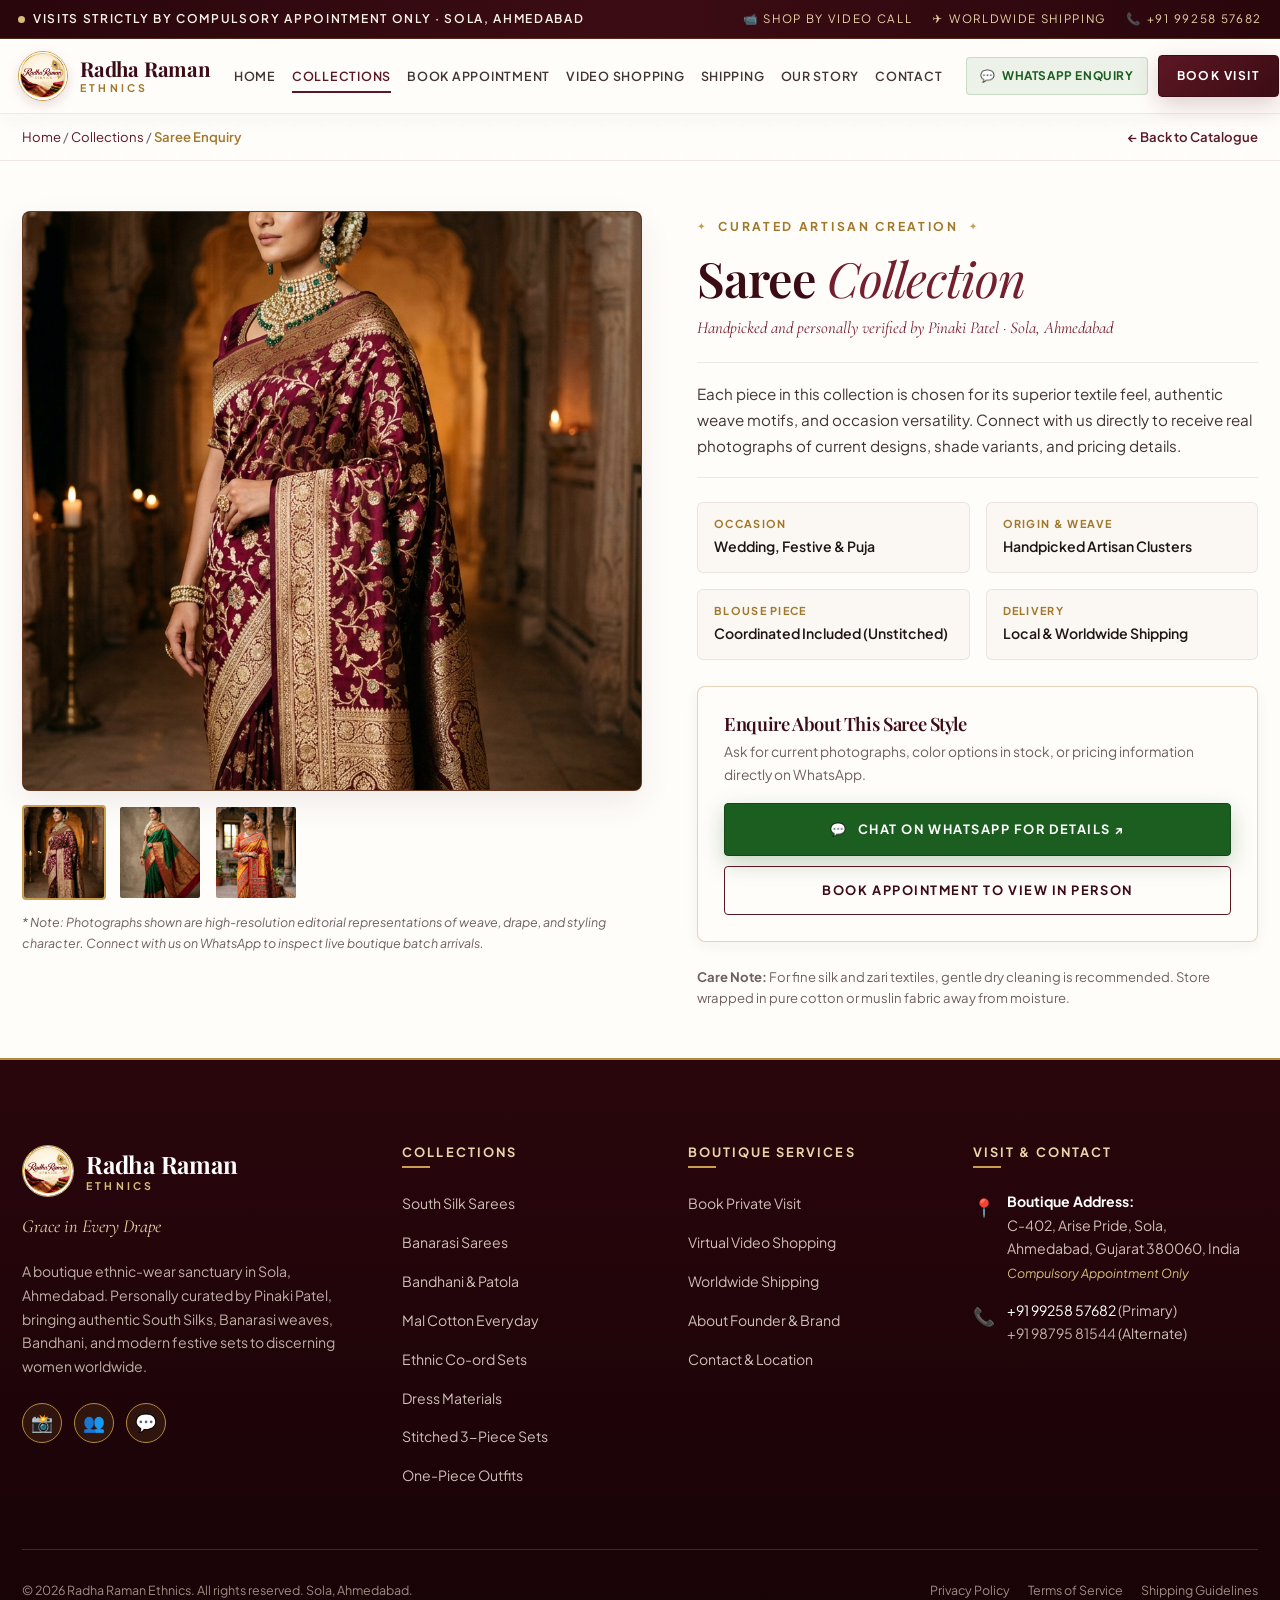
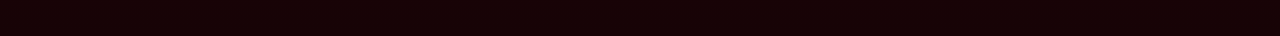
<file: product.html>
<!DOCTYPE html>
<html lang="en-IN">
<head>
  <meta charset="utf-8">
  <meta name="viewport" content="width=device-width, initial-scale=1.0">
  <title>Saree Style Enquiry | Radha Raman Ethnics · Sola, Ahmedabad</title>
  <meta name="description" content="Enquire about South Silk, Banarasi, Bandhani, Mal Cotton sarees and festive outfits at Radha Raman Ethnics in Ahmedabad. Real-time availability, fabric details, and styling consultations.">
  <meta name="keywords" content="Saree enquiry Ahmedabad, South Silk saree price Ahmedabad, Banarasi saree enquiry, Radha Raman Ethnics Sola">
  <meta name="author" content="Radha Raman Ethnics">
  <meta name="theme-color" content="#5b1723">
  <meta name="robots" content="index, follow">

  <!-- Open Graph -->
  <meta property="og:type" content="product">
  <meta property="og:site_name" content="Radha Raman Ethnics">
  <meta property="og:title" content="Saree Style Enquiry | Radha Raman Ethnics">
  <meta property="og:description" content="Discover handpicked sarees and ethnic ensembles with personal styling assistance on WhatsApp.">
  <meta property="og:image" content="assets/images/radha-raman-collection-badge.png">

  <!-- Favicon -->
  <link rel="icon" type="image/png" href="assets/images/radha-raman-badge.png">
  <link rel="stylesheet" href="assets/style.css">
</head>
<body>
  <a class="skip-link" href="#mainContent">Skip to main content</a>

  <!-- Top Announcement Bar -->
  <div class="announcement-bar">
    <div class="announcement-inner">
      <div class="announcement-badge">
        <span class="pulse-dot"></span>
        <span>Visits Strictly by Compulsory Appointment Only · Sola, Ahmedabad</span>
      </div>
      <div class="announcement-links">
        <a href="video-shopping.html"><span>📹</span> Shop by Video Call</a>
        <a href="worldwide-shipping.html"><span>✈️</span> Worldwide Shipping</a>
        <a href="tel:+919925857682"><span>📞</span> +91 99258 57682</a>
      </div>
    </div>
  </div>

  <!-- Header -->
  <header class="site-header">
    <div class="container header-container">
      <a href="index.html" class="brand-lockup" aria-label="Radha Raman Ethnics Home">
        <img src="assets/images/radha-raman-badge.png" alt="Radha Raman Ethnics Crest" class="brand-crest">
        <div class="brand-text">
          <span class="brand-name">Radha Raman</span>
          <span class="brand-sub">ETHNICS</span>
        </div>
      </a>

      <nav class="nav-desktop" aria-label="Primary Navigation">
        <a href="index.html" class="nav-link">Home</a>
        <a href="collections.html" class="nav-link active">Collections</a>
        <a href="book-appointment.html" class="nav-link">Book Appointment</a>
        <a href="video-shopping.html" class="nav-link">Video Shopping</a>
        <a href="worldwide-shipping.html" class="nav-link">Shipping</a>
        <a href="about.html" class="nav-link">Our Story</a>
        <a href="contact.html" class="nav-link">Contact</a>
      </nav>

      <div class="header-actions">
        <a href="https://wa.me/919925857682" class="btn-header-wa" target="_blank" rel="noopener">
          <span>💬</span> WhatsApp Enquiry
        </a>
        <a href="book-appointment.html" class="btn btn-primary" style="padding:10px 18px; font-size:0.75rem;">
          Book Visit
        </a>
      </div>

      <button class="mobile-menu-btn" aria-label="Open mobile menu" aria-expanded="false">☰</button>
    </div>
  </header>

  <!-- Mobile Drawer -->
  <div class="mobile-nav-drawer" role="dialog" aria-modal="true" aria-label="Navigation Menu">
    <div class="mobile-nav-panel">
      <div class="mobile-nav-header">
        <div class="brand-lockup">
          <img src="assets/images/radha-raman-badge.png" alt="Radha Raman Ethnics" class="brand-crest" style="width:42px;height:42px;">
          <div class="brand-text">
            <span class="brand-name" style="font-size:1.3rem;">Radha Raman</span>
            <span class="brand-sub">ETHNICS</span>
          </div>
        </div>
        <button class="mobile-nav-close" aria-label="Close menu" style="font-size:1.6rem; color:var(--wine-900);">✕</button>
      </div>

      <nav class="mobile-nav-links">
        <a href="index.html" class="mobile-nav-link">Home</a>
        <a href="collections.html" class="mobile-nav-link">Explore Collections</a>
        <a href="book-appointment.html" class="mobile-nav-link">Book Appointment</a>
        <a href="video-shopping.html" class="mobile-nav-link">Shop by Video Call</a>
        <a href="worldwide-shipping.html" class="mobile-nav-link">Worldwide Shipping</a>
        <a href="about.html" class="mobile-nav-link">About Our Boutique</a>
        <a href="contact.html" class="mobile-nav-link">Contact & Location</a>
      </nav>

      <div style="margin-top:auto; display:flex; flex-direction:column; gap:12px;">
        <a href="https://wa.me/919925857682" class="btn btn-whatsapp" target="_blank" rel="noopener" style="width:100%;">Chat on WhatsApp</a>
      </div>
    </div>
  </div>

  <main id="mainContent">
    <!-- Breadcrumb & Back -->
    <div style="background:var(--ivory-surface); border-bottom:1px solid var(--border-light); padding:12px 0;">
      <div class="container" style="display:flex; justify-content:space-between; align-items:center; font-size:0.82rem; color:var(--ink-500);">
        <div>
          <a href="index.html" style="color:var(--wine-800);">Home</a> /
          <a href="collections.html" style="color:var(--wine-800);">Collections</a> /
          <span id="breadcrumbStyleName" style="color:var(--gold-700); font-weight:600;">Saree Enquiry</span>
        </div>
        <a href="collections.html" style="color:var(--wine-800); font-weight:600;">← Back to Catalogue</a>
      </div>
    </div>

    <!-- Product Layout -->
    <section class="section section-alt" style="padding:50px 0;">
      <div class="container" style="display:grid; grid-template-columns:1.05fr 0.95fr; gap:55px; align-items:start;">
        <!-- Left: Image Showcase with Thumbs -->
        <div class="reveal">
          <div style="height:580px; overflow:hidden; border-radius:8px; border:1px solid var(--border-gold); background:var(--wine-900); box-shadow:var(--shadow-md);">
            <img id="galleryMainImage" src="assets/images/banarasi-saree.jpg" alt="Curated Indian saree drape showcase" style="width:100%; height:100%; object-fit:cover; transition:opacity 0.2s ease;">
          </div>

          <div style="display:flex; gap:12px; margin-top:14px;">
            <button class="gallery-thumb active" style="width:84px; height:95px; border-radius:4px; overflow:hidden; border:2px solid var(--gold-500); cursor:pointer;" data-full-src="assets/images/banarasi-saree.jpg" data-alt="Traditional Banarasi saree pallu and body drape">
              <img src="assets/images/banarasi-saree.jpg" alt="View 1" style="width:100%; height:100%; object-fit:cover;">
            </button>
            <button class="gallery-thumb" style="width:84px; height:95px; border-radius:4px; overflow:hidden; border:2px solid transparent; cursor:pointer;" data-full-src="assets/images/south-silk-saree.jpg" data-alt="Close up of rich golden zari embroidery border">
              <img src="assets/images/south-silk-saree.jpg" alt="View 2" style="width:100%; height:100%; object-fit:cover;">
            </button>
            <button class="gallery-thumb" style="width:84px; height:95px; border-radius:4px; overflow:hidden; border:2px solid transparent; cursor:pointer;" data-full-src="assets/images/bandhani-patola-saree.jpg" data-alt="Fabric drape texture and fall view">
              <img src="assets/images/bandhani-patola-saree.jpg" alt="View 3" style="width:100%; height:100%; object-fit:cover;">
            </button>
          </div>

          <p style="font-size:0.78rem; color:var(--ink-500); margin-top:12px; font-style:italic;">
            * Note: Photographs shown are high-resolution editorial representations of weave, drape, and styling character. Connect with us on WhatsApp to inspect live boutique batch arrivals.
          </p>
        </div>

        <!-- Right: Detail & Direct WhatsApp Action -->
        <div class="reveal delay-1">
          <p class="eyebrow">CURATED ARTISAN CREATION</p>
          <h1 id="styleHeading" style="font-size:clamp(2.2rem, 3.8vw, 3.2rem); margin-bottom:8px;">
            Saree <span class="italic-serif">Collection</span>
          </h1>
          <p style="font-size:1.05rem; color:var(--wine-700); font-family:var(--font-display); font-style:italic; margin-bottom:20px;">
            Handpicked and personally verified by Pinaki Patel · Sola, Ahmedabad
          </p>

          <div style="border-top:1px solid var(--border-light); border-bottom:1px solid var(--border-light); padding:18px 0; margin-bottom:24px;">
            <p style="font-size:0.95rem; color:var(--ink-700); line-height:1.7; margin:0;" id="styleDescription">
              Each piece in this collection is chosen for its superior textile feel, authentic weave motifs, and occasion versatility. Connect with us directly to receive real photographs of current designs, shade variants, and pricing details.
            </p>
          </div>

          <!-- Attributes Grid -->
          <div style="display:grid; grid-template-columns:1fr 1fr; gap:16px; margin-bottom:26px;">
            <div style="background:var(--ivory-base); padding:12px 16px; border-radius:6px; border:1px solid var(--border-light);">
              <small style="display:block; font-size:0.68rem; font-weight:700; color:var(--gold-700); letter-spacing:0.12em; text-transform:uppercase;">OCCASION</small>
              <span style="font-size:0.88rem; font-weight:600; color:var(--ink-900);">Wedding, Festive & Puja</span>
            </div>
            <div style="background:var(--ivory-base); padding:12px 16px; border-radius:6px; border:1px solid var(--border-light);">
              <small style="display:block; font-size:0.68rem; font-weight:700; color:var(--gold-700); letter-spacing:0.12em; text-transform:uppercase;">ORIGIN & WEAVE</small>
              <span style="font-size:0.88rem; font-weight:600; color:var(--ink-900);">Handpicked Artisan Clusters</span>
            </div>
            <div style="background:var(--ivory-base); padding:12px 16px; border-radius:6px; border:1px solid var(--border-light);">
              <small style="display:block; font-size:0.68rem; font-weight:700; color:var(--gold-700); letter-spacing:0.12em; text-transform:uppercase;">BLOUSE PIECE</small>
              <span style="font-size:0.88rem; font-weight:600; color:var(--ink-900);">Coordinated Included (Unstitched)</span>
            </div>
            <div style="background:var(--ivory-base); padding:12px 16px; border-radius:6px; border:1px solid var(--border-light);">
              <small style="display:block; font-size:0.68rem; font-weight:700; color:var(--gold-700); letter-spacing:0.12em; text-transform:uppercase;">DELIVERY</small>
              <span style="font-size:0.88rem; font-weight:600; color:var(--ink-900);">Local & Worldwide Shipping</span>
            </div>
          </div>

          <!-- Direct WhatsApp Enquiry Box -->
          <div style="background:var(--ivory-surface); border:1.5px solid var(--border-gold); padding:26px; border-radius:8px; box-shadow:var(--shadow-sm); margin-bottom:24px;">
            <h4 style="font-size:1.15rem; color:var(--wine-900); margin-bottom:6px;">Enquire About This Saree Style</h4>
            <p style="font-size:0.86rem; color:var(--ink-500); margin-bottom:16px;">
              Ask for current photographs, color options in stock, or pricing information directly on WhatsApp.
            </p>
            <div style="display:flex; flex-direction:column; gap:10px;">
              <a id="productDynamicWaBtn" href="https://wa.me/919925857682?text=Hello%20Radha%20Raman%20Ethnics%2C%20I%20am%20interested%20in%20learning%20more%20about%20your%20saree%20collections." class="btn btn-whatsapp" target="_blank" rel="noopener" style="width:100%; padding:15px;">
                <span>💬</span> Chat on WhatsApp For Details ↗
              </a>
              <a href="book-appointment.html" class="btn btn-outline" style="width:100%; padding:13px; text-align:center;">
                Book Appointment to View in Person
              </a>
            </div>
          </div>

          <div style="font-size:0.82rem; color:var(--ink-500); line-height:1.6;">
            <strong>Care Note:</strong> For fine silk and zari textiles, gentle dry cleaning is recommended. Store wrapped in pure cotton or muslin fabric away from moisture.
          </div>
        </div>
      </div>
    </section>
  </main>

  <!-- URL Param Parser Script -->
  <script>
    document.addEventListener('DOMContentLoaded', () => {
      const urlParams = new URLSearchParams(window.location.search);
      const style = urlParams.get('style');
      if (style) {
        const cleanStyle = style.replace(/[<>]/g, '');
        const heading = document.getElementById('styleHeading');
        const breadcrumb = document.getElementById('breadcrumbStyleName');
        const waBtn = document.getElementById('productDynamicWaBtn');

        if (heading) heading.innerHTML = cleanStyle + ' <span class="italic-serif">Collection</span>';
        if (breadcrumb) breadcrumb.textContent = cleanStyle;

        if (waBtn) {
          const msg = `Hello Radha Raman Ethnics, I am interested in exploring ${cleanStyle} sarees. Please share current available designs, fabric details, and pricing.`;
          waBtn.href = `https://wa.me/919925857682?text=${encodeURIComponent(msg)}`;
        }
      }
    });
  </script>

  <!-- Master Footer -->
  <footer class="site-footer">
    <div class="container">
      <div class="footer-top-grid">
        <div class="footer-brand">
          <div class="brand-lockup" style="margin-bottom:14px;">
            <img src="assets/images/radha-raman-badge.png" alt="Radha Raman Ethnics Emblem" style="width:52px; height:52px; border-radius:50%; border:1px solid var(--gold-500);">
            <div class="brand-text">
              <span class="brand-name" style="color:#fff; font-size:1.5rem;">Radha Raman</span>
              <span class="brand-sub" style="color:var(--gold-400);">ETHNICS</span>
            </div>
          </div>
          <p class="tagline">Grace in Every Drape</p>
          <p class="about-txt">
            A boutique ethnic-wear sanctuary in Sola, Ahmedabad. Personally curated by Pinaki Patel, bringing authentic South Silks, Banarasi weaves, Bandhani, and modern festive sets to discerning women worldwide.
          </p>
          <div class="footer-social-row">
            <a href="https://www.instagram.com/radharaman_ethnics/" class="footer-social-btn" target="_blank" rel="noopener" aria-label="Instagram">📸</a>
            <a href="https://www.facebook.com/1112646218606357/" class="footer-social-btn" target="_blank" rel="noopener" aria-label="Facebook">👥</a>
            <a href="https://wa.me/919925857682" class="footer-social-btn" target="_blank" rel="noopener" aria-label="WhatsApp">💬</a>
          </div>
        </div>

        <div class="footer-col">
          <h4>Collections</h4>
          <ul class="footer-links">
            <li><a href="collections.html#south-silk">South Silk Sarees</a></li>
            <li><a href="collections.html#banarasi">Banarasi Sarees</a></li>
            <li><a href="collections.html#bandhani">Bandhani & Patola</a></li>
            <li><a href="collections.html#mal-cotton">Mal Cotton Everyday</a></li>
            <li><a href="collections.html#coord">Ethnic Co-ord Sets</a></li>
            <li><a href="collections.html#dress-materials">Dress Materials</a></li>
            <li><a href="collections.html#three-piece">Stitched 3-Piece Sets</a></li>
            <li><a href="collections.html#one-piece">One-Piece Outfits</a></li>
          </ul>
        </div>

        <div class="footer-col">
          <h4>Boutique Services</h4>
          <ul class="footer-links">
            <li><a href="book-appointment.html">Book Private Visit</a></li>
            <li><a href="video-shopping.html">Virtual Video Shopping</a></li>
            <li><a href="worldwide-shipping.html">Worldwide Shipping</a></li>
            <li><a href="about.html">About Founder & Brand</a></li>
            <li><a href="contact.html">Contact & Location</a></li>
          </ul>
        </div>

        <div class="footer-col">
          <h4>Visit & Contact</h4>
          <div class="footer-contact-items">
            <div class="footer-contact-item">
              <span class="icon">📍</span>
              <div>
                <strong style="color:#fff;">Boutique Address:</strong><br>
                C-402, Arise Pride, Sola,<br>
                Ahmedabad, Gujarat 380060, India<br>
                <em style="color:var(--gold-400); font-size:0.78rem;">Compulsory Appointment Only</em>
              </div>
            </div>
            <div class="footer-contact-item">
              <span class="icon">📞</span>
              <div>
                <a href="tel:+919925857682" style="color:#fff;">+91 99258 57682</a> (Primary)<br>
                <a href="tel:+919879581544" style="color:#bfaea7;">+91 98795 81544</a> (Alternate)
              </div>
            </div>
          </div>
        </div>
      </div>

      <div class="footer-bottom">
        <div>© 2026 Radha Raman Ethnics. All rights reserved. Sola, Ahmedabad.</div>
        <div class="footer-legal-links">
          <a href="privacy-policy.html">Privacy Policy</a>
          <a href="terms.html">Terms of Service</a>
          <a href="worldwide-shipping.html">Shipping Guidelines</a>
        </div>
      </div>
    </div>
  </footer>

  <!-- Mobile Quick Action Floating Bar -->
  <div class="mobile-floating-bar">
    <a id="productMobileWaBtn" href="https://wa.me/919925857682?text=Hello%20Radha%20Raman%20Ethnics%2C%20I%20have%20an%20enquiry." class="btn btn-whatsapp" target="_blank" rel="noopener">
      <span>💬</span> WhatsApp
    </a>
    <a href="tel:+919925857682" class="btn btn-outline" style="border-color:var(--wine-800);">
      <span>📞</span> Call
    </a>
    <a href="book-appointment.html" class="btn btn-primary">
      <span>🏛️</span> Book Visit
    </a>
  </div>

  <script src="assets/script.js"></script>
</body>
</html>
</file>
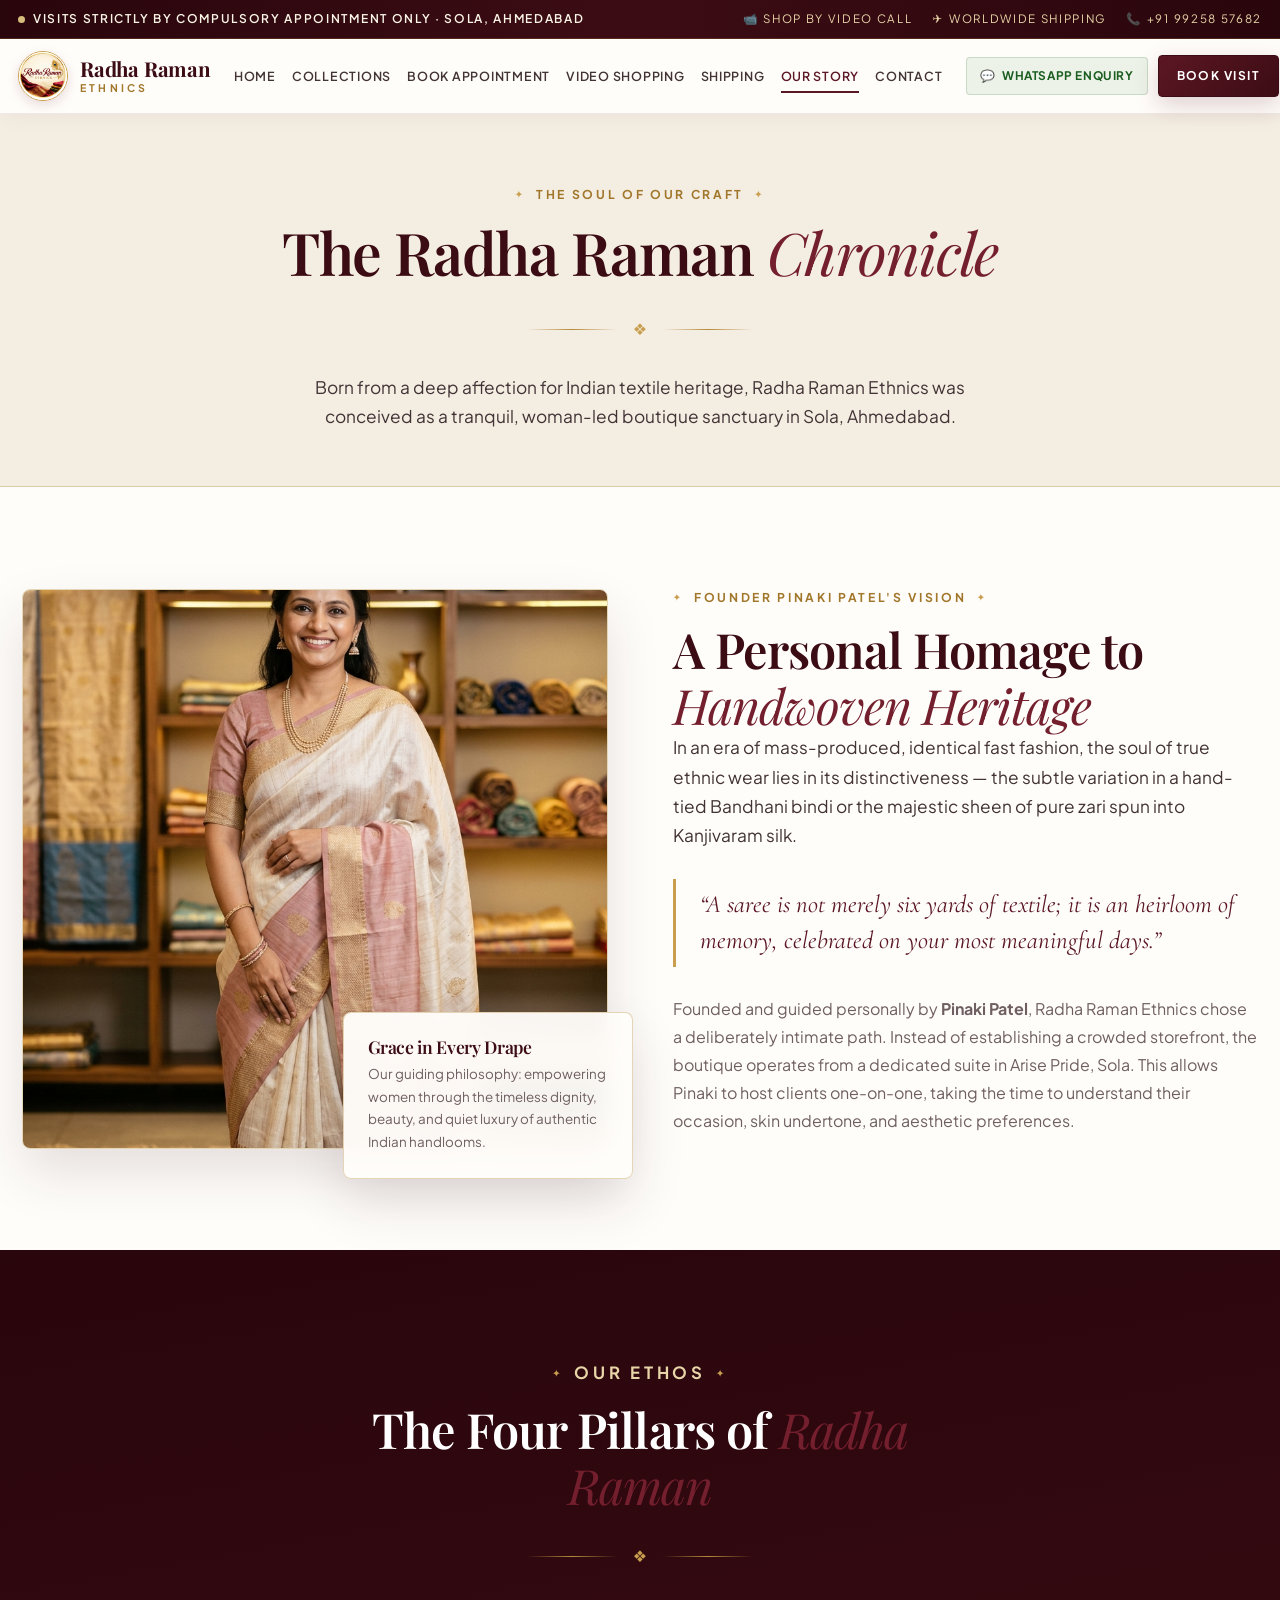
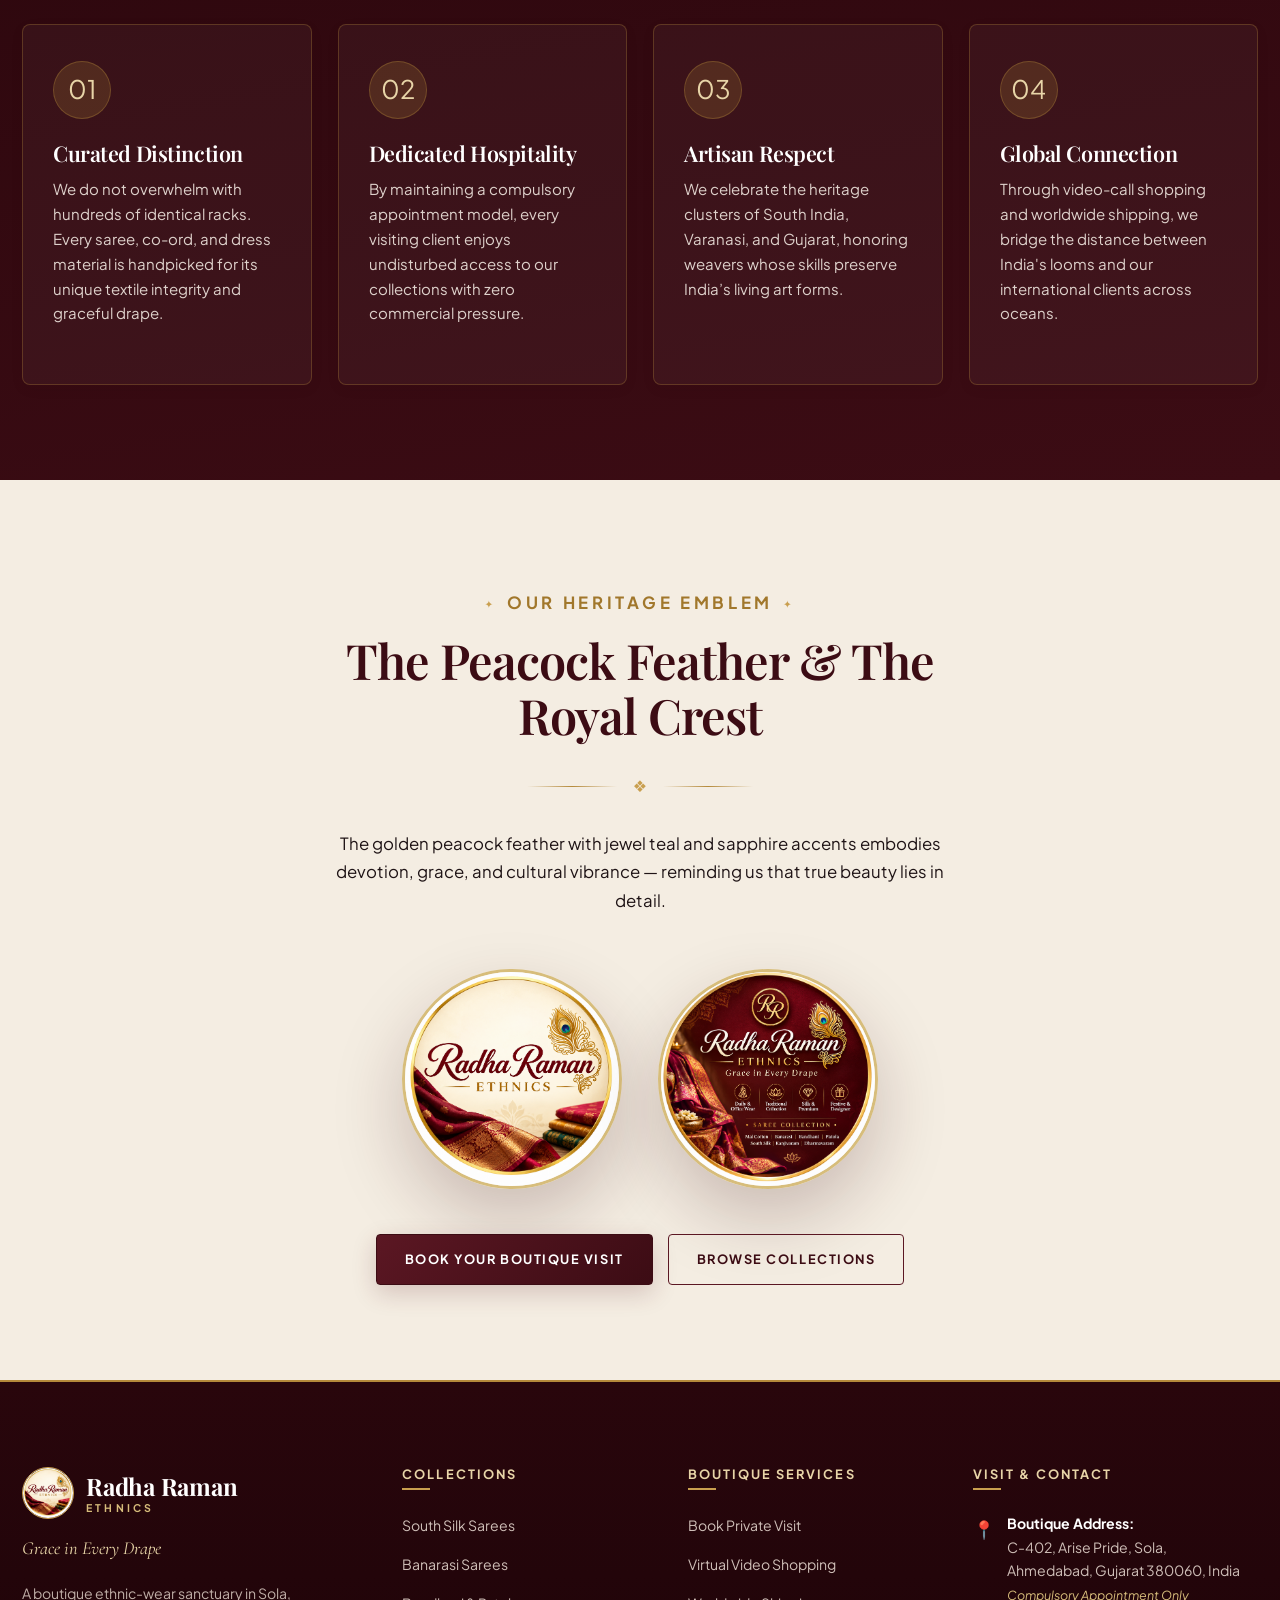
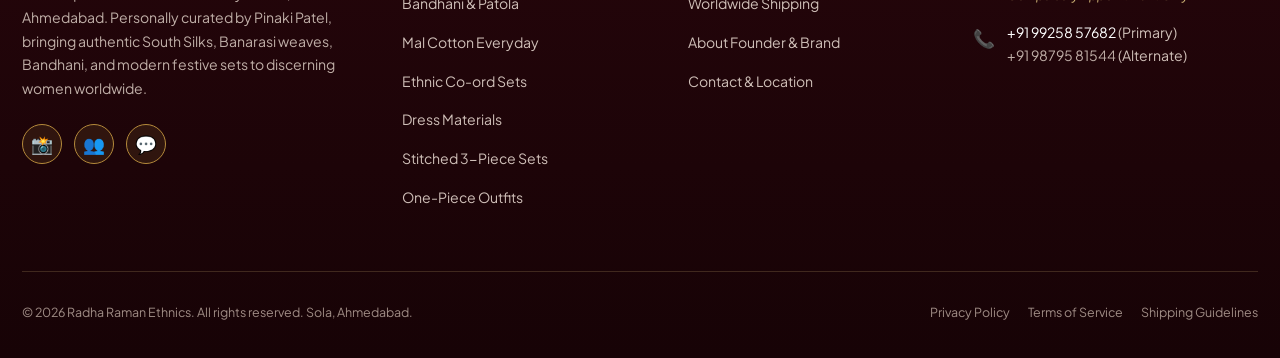
<file: story.html>
<!DOCTYPE html>
<html lang="en-IN">
<head>
  <meta charset="utf-8">
  <title>Redirecting to Our Story | Radha Raman Ethnics</title>
  <meta http-equiv="refresh" content="0; url=about.html">
  <link rel="canonical" href="about.html">
  <script>window.location.href = "about.html" + window.location.hash;</script>
</head>
<body>
  <p>Redirecting to <a href="about.html">The Radha Raman Ethnics Story</a>...</p>
</body>
</html>
</file>
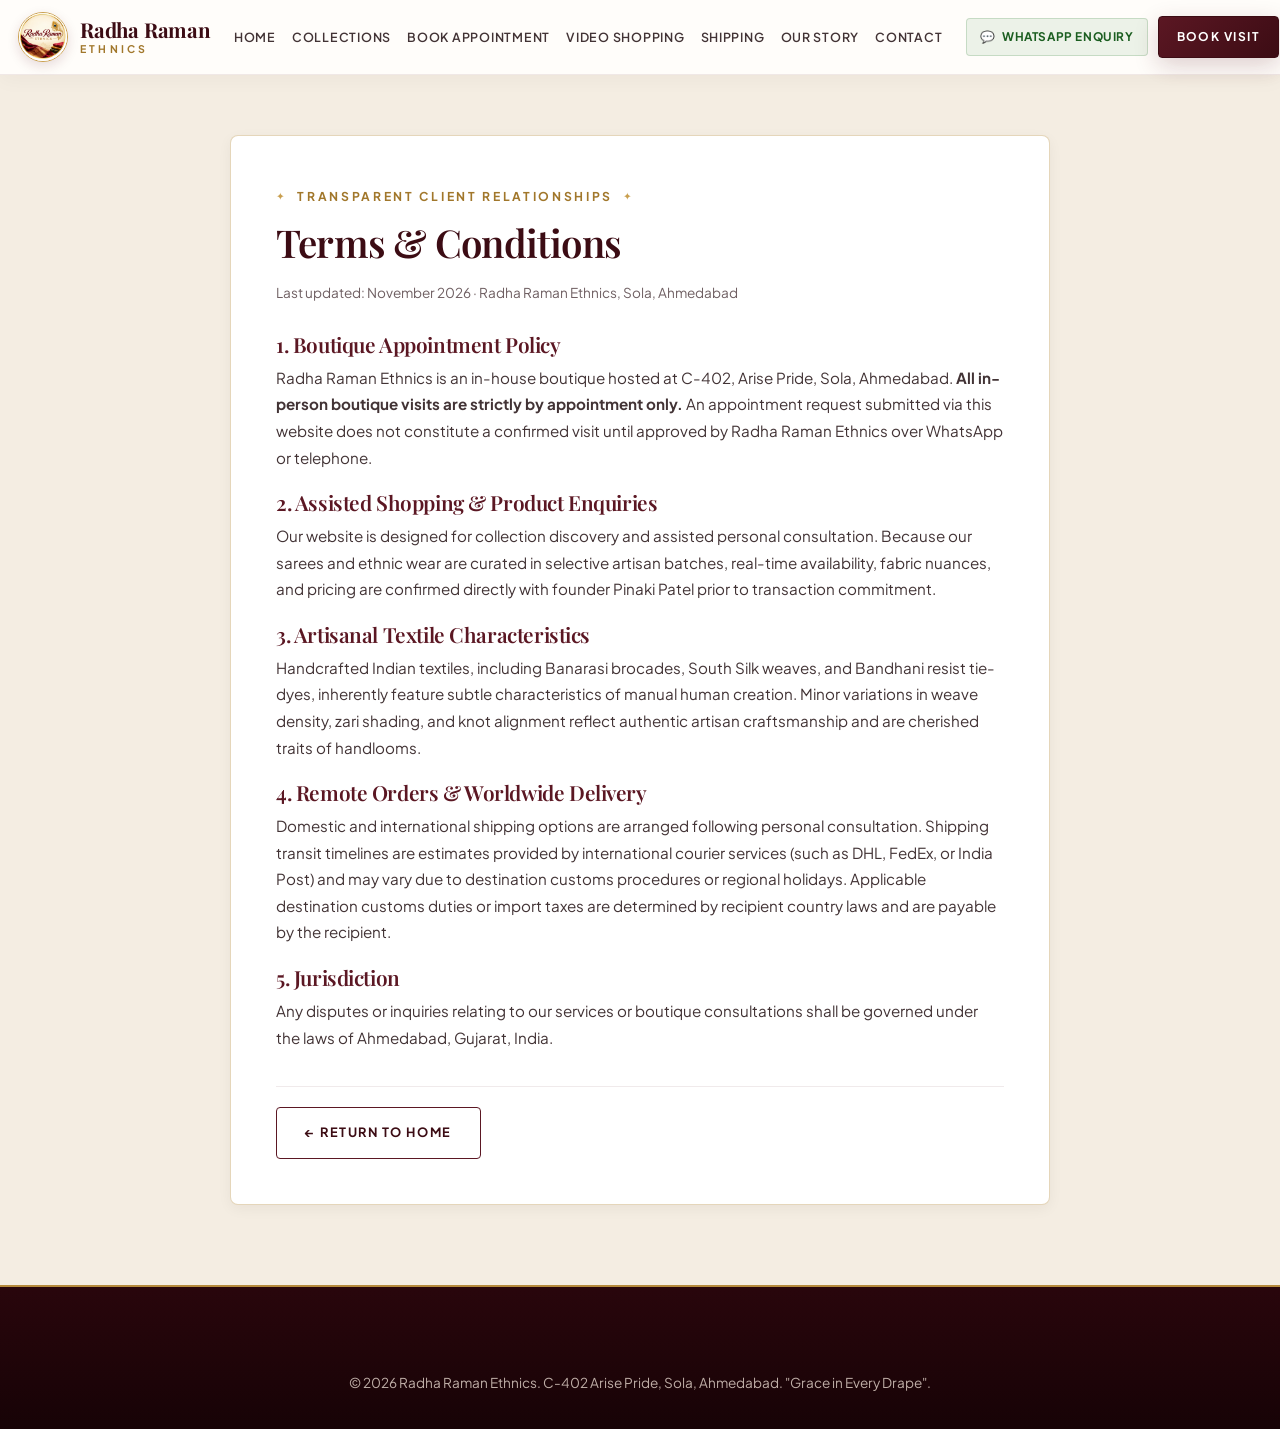
<file: terms.html>
<!DOCTYPE html>
<html lang="en-IN">
<head>
  <meta charset="utf-8">
  <meta name="viewport" content="width=device-width, initial-scale=1.0">
  <title>Terms & Conditions | Radha Raman Ethnics · Sola, Ahmedabad</title>
  <meta name="description" content="Terms of service, boutique appointment policy, and consultation guidelines for Radha Raman Ethnics in Ahmedabad.">
  <meta name="robots" content="noindex, follow">
  <link rel="icon" type="image/png" href="assets/images/radha-raman-badge.png">
  <link rel="stylesheet" href="assets/style.css">
</head>
<body>
  <a class="skip-link" href="#mainContent">Skip to main content</a>

  <!-- Header -->
  <header class="site-header">
    <div class="container header-container">
      <a href="index.html" class="brand-lockup" aria-label="Radha Raman Ethnics Home">
        <img src="assets/images/radha-raman-badge.png" alt="Radha Raman Ethnics Crest" class="brand-crest">
        <div class="brand-text">
          <span class="brand-name">Radha Raman</span>
          <span class="brand-sub">ETHNICS</span>
        </div>
      </a>

      <nav class="nav-desktop" aria-label="Primary Navigation">
        <a href="index.html" class="nav-link">Home</a>
        <a href="collections.html" class="nav-link">Collections</a>
        <a href="book-appointment.html" class="nav-link">Book Appointment</a>
        <a href="video-shopping.html" class="nav-link">Video Shopping</a>
        <a href="worldwide-shipping.html" class="nav-link">Shipping</a>
        <a href="about.html" class="nav-link">Our Story</a>
        <a href="contact.html" class="nav-link">Contact</a>
      </nav>

      <div class="header-actions">
        <a href="https://wa.me/919925857682" class="btn-header-wa" target="_blank" rel="noopener">
          <span>💬</span> WhatsApp Enquiry
        </a>
        <a href="book-appointment.html" class="btn btn-primary" style="padding:10px 18px; font-size:0.75rem;">
          Book Visit
        </a>
      </div>

      <button class="mobile-menu-btn" aria-label="Open mobile menu">☰</button>
    </div>
  </header>

  <main id="mainContent" class="section section-cream" style="padding:60px 0 80px;">
    <div class="container" style="max-width:820px; background:#fff; padding:45px; border-radius:8px; border:1px solid var(--border-gold); box-shadow:var(--shadow-sm);">
      <p class="eyebrow">TRANSPARENT CLIENT RELATIONSHIPS</p>
      <h1 style="font-size:2.4rem; margin-bottom:18px; color:var(--wine-900);">Terms & Conditions</h1>
      <p style="font-size:0.85rem; color:var(--ink-500); margin-bottom:28px;">Last updated: November 2026 · Radha Raman Ethnics, Sola, Ahmedabad</p>

      <div style="font-size:0.95rem; color:var(--ink-700); line-height:1.75; display:flex; flex-direction:column; gap:20px;">
        <section>
          <h3 style="font-size:1.3rem; color:var(--wine-800); margin-bottom:8px;">1. Boutique Appointment Policy</h3>
          <p>
            Radha Raman Ethnics is an in-house boutique hosted at C-402, Arise Pride, Sola, Ahmedabad. <strong>All in-person boutique visits are strictly by appointment only.</strong> An appointment request submitted via this website does not constitute a confirmed visit until approved by Radha Raman Ethnics over WhatsApp or telephone.
          </p>
        </section>

        <section>
          <h3 style="font-size:1.3rem; color:var(--wine-800); margin-bottom:8px;">2. Assisted Shopping & Product Enquiries</h3>
          <p>
            Our website is designed for collection discovery and assisted personal consultation. Because our sarees and ethnic wear are curated in selective artisan batches, real-time availability, fabric nuances, and pricing are confirmed directly with founder Pinaki Patel prior to transaction commitment.
          </p>
        </section>

        <section>
          <h3 style="font-size:1.3rem; color:var(--wine-800); margin-bottom:8px;">3. Artisanal Textile Characteristics</h3>
          <p>
            Handcrafted Indian textiles, including Banarasi brocades, South Silk weaves, and Bandhani resist tie-dyes, inherently feature subtle characteristics of manual human creation. Minor variations in weave density, zari shading, and knot alignment reflect authentic artisan craftsmanship and are cherished traits of handlooms.
          </p>
        </section>

        <section>
          <h3 style="font-size:1.3rem; color:var(--wine-800); margin-bottom:8px;">4. Remote Orders & Worldwide Delivery</h3>
          <p>
            Domestic and international shipping options are arranged following personal consultation. Shipping transit timelines are estimates provided by international courier services (such as DHL, FedEx, or India Post) and may vary due to destination customs procedures or regional holidays. Applicable destination customs duties or import taxes are determined by recipient country laws and are payable by the recipient.
          </p>
        </section>

        <section>
          <h3 style="font-size:1.3rem; color:var(--wine-800); margin-bottom:8px;">5. Jurisdiction</h3>
          <p>
            Any disputes or inquiries relating to our services or boutique consultations shall be governed under the laws of Ahmedabad, Gujarat, India.
          </p>
        </section>
      </div>

      <div style="margin-top:35px; border-top:1px solid var(--border-light); padding-top:20px;">
        <a href="index.html" class="btn btn-outline">← Return to Home</a>
      </div>
    </div>
  </main>

  <footer class="site-footer">
    <div class="container" style="text-align:center; font-size:0.85rem; color:#bfaea7;">
      © 2026 Radha Raman Ethnics. C-402 Arise Pride, Sola, Ahmedabad. "Grace in Every Drape".
    </div>
  </footer>

  <script src="assets/script.js"></script>
</body>
</html>
</file>
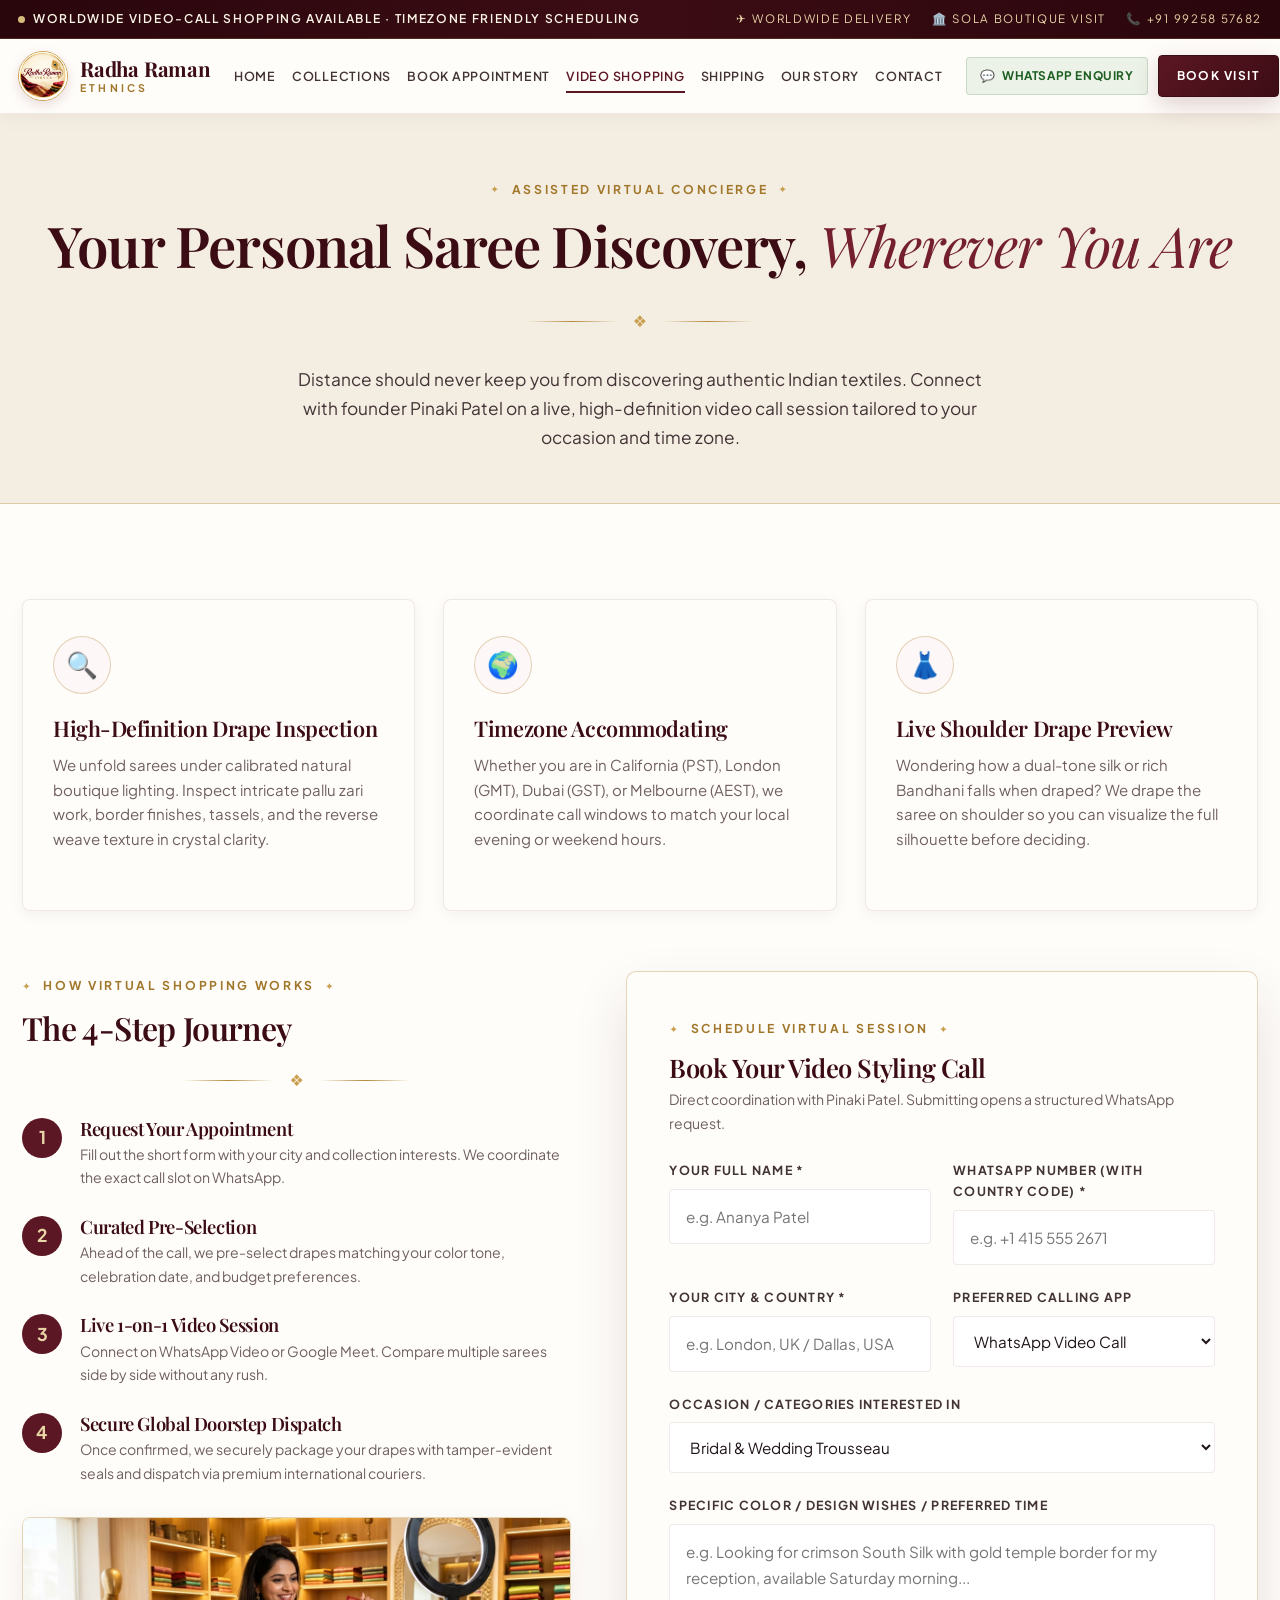
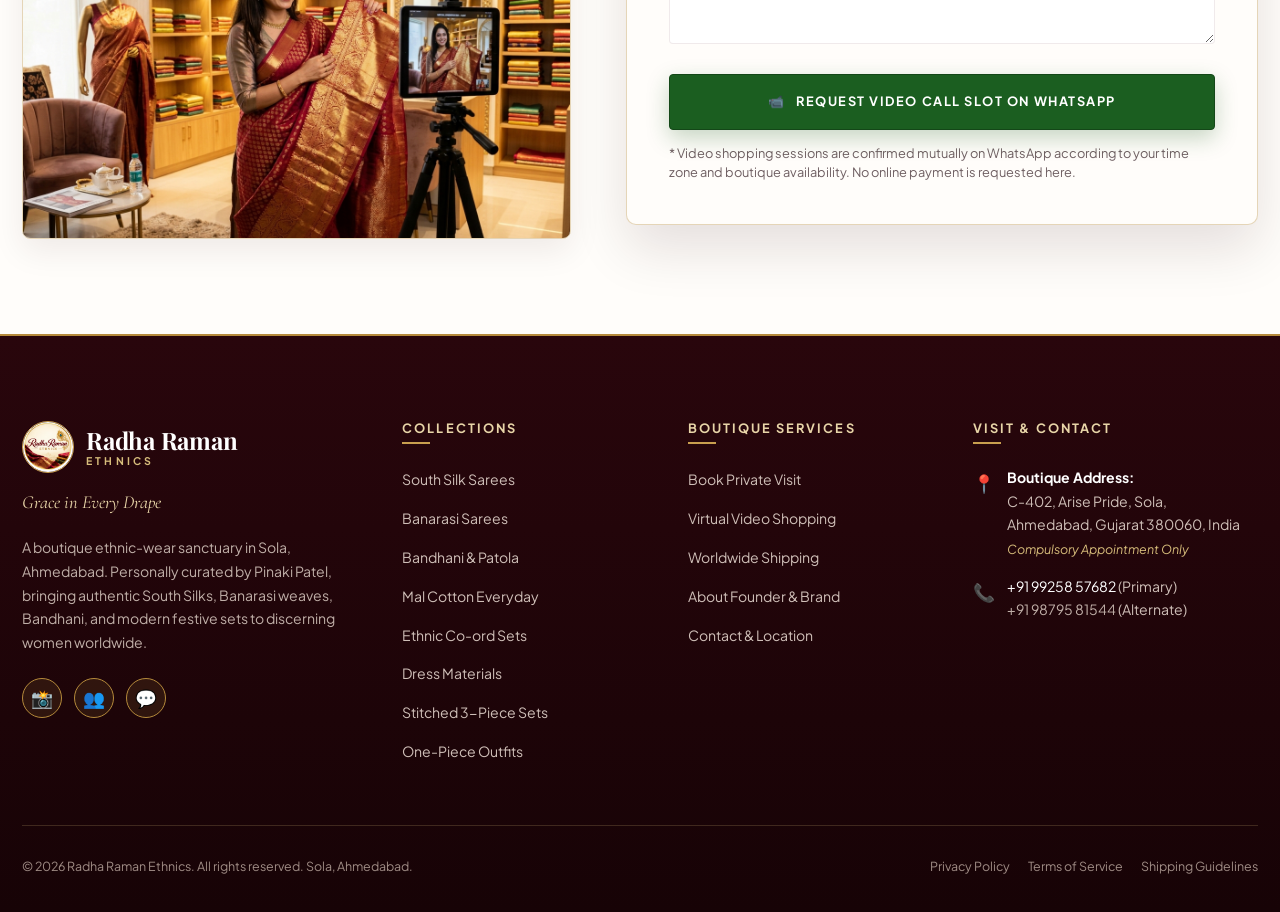
<file: video-shopping.html>
<!DOCTYPE html>
<html lang="en-IN">
<head>
  <meta charset="utf-8">
  <meta name="viewport" content="width=device-width, initial-scale=1.0">
  <title>Virtual Video-Call Shopping | Radha Raman Ethnics · Personal Saree Discovery</title>
  <meta name="description" content="Shop handcrafted Indian sarees and ethnic ensembles from anywhere in the world. Schedule a personal 1-on-1 HD video shopping session with Radha Raman Ethnics in Ahmedabad.">
  <meta name="keywords" content="Video call saree shopping, Virtual saree shopping Ahmedabad, NRI saree shopping USA UK, Live saree demonstration, Radha Raman Ethnics video shopping">
  <meta name="author" content="Radha Raman Ethnics">
  <meta name="theme-color" content="#5b1723">
  <meta name="robots" content="index, follow">

  <!-- Open Graph -->
  <meta property="og:type" content="website">
  <meta property="og:site_name" content="Radha Raman Ethnics">
  <meta property="og:title" content="Virtual Video-Call Shopping | Radha Raman Ethnics">
  <meta property="og:description" content="Live 1-on-1 saree discovery wherever you are in the world. HD textile previews, pallu inspection, and worldwide doorstep delivery.">
  <meta property="og:image" content="assets/images/radha-raman-collection-badge.png">

  <!-- Favicon -->
  <link rel="icon" type="image/png" href="assets/images/radha-raman-badge.png">
  <link rel="stylesheet" href="assets/style.css">
</head>
<body>
  <a class="skip-link" href="#mainContent">Skip to main content</a>

  <!-- Announcement Bar -->
  <div class="announcement-bar">
    <div class="announcement-inner">
      <div class="announcement-badge">
        <span class="pulse-dot"></span>
        <span>Worldwide Video-Call Shopping Available · Timezone Friendly Scheduling</span>
      </div>
      <div class="announcement-links">
        <a href="worldwide-shipping.html"><span>✈️</span> Worldwide Delivery</a>
        <a href="book-appointment.html"><span>🏛️</span> Sola Boutique Visit</a>
        <a href="tel:+919925857682"><span>📞</span> +91 99258 57682</a>
      </div>
    </div>
  </div>

  <!-- Header -->
  <header class="site-header">
    <div class="container header-container">
      <a href="index.html" class="brand-lockup" aria-label="Radha Raman Ethnics Home">
        <img src="assets/images/radha-raman-badge.png" alt="Radha Raman Ethnics Crest" class="brand-crest">
        <div class="brand-text">
          <span class="brand-name">Radha Raman</span>
          <span class="brand-sub">ETHNICS</span>
        </div>
      </a>

      <nav class="nav-desktop" aria-label="Primary Navigation">
        <a href="index.html" class="nav-link">Home</a>
        <a href="collections.html" class="nav-link">Collections</a>
        <a href="book-appointment.html" class="nav-link">Book Appointment</a>
        <a href="video-shopping.html" class="nav-link active">Video Shopping</a>
        <a href="worldwide-shipping.html" class="nav-link">Shipping</a>
        <a href="about.html" class="nav-link">Our Story</a>
        <a href="contact.html" class="nav-link">Contact</a>
      </nav>

      <div class="header-actions">
        <a href="https://wa.me/919925857682?text=Hello%20Radha%20Raman%20Ethnics%2C%20I%20would%20like%20to%20enquire%20about%20video-call%20shopping." class="btn-header-wa" target="_blank" rel="noopener">
          <span>💬</span> WhatsApp Enquiry
        </a>
        <a href="book-appointment.html" class="btn btn-primary" style="padding:10px 18px; font-size:0.75rem;">
          Book Visit
        </a>
      </div>

      <button class="mobile-menu-btn" aria-label="Open mobile menu" aria-expanded="false">☰</button>
    </div>
  </header>

  <!-- Mobile Drawer -->
  <div class="mobile-nav-drawer" role="dialog" aria-modal="true" aria-label="Navigation Menu">
    <div class="mobile-nav-panel">
      <div class="mobile-nav-header">
        <div class="brand-lockup">
          <img src="assets/images/radha-raman-badge.png" alt="Radha Raman Ethnics" class="brand-crest" style="width:42px;height:42px;">
          <div class="brand-text">
            <span class="brand-name" style="font-size:1.3rem;">Radha Raman</span>
            <span class="brand-sub">ETHNICS</span>
          </div>
        </div>
        <button class="mobile-nav-close" aria-label="Close menu" style="font-size:1.6rem; color:var(--wine-900);">✕</button>
      </div>

      <nav class="mobile-nav-links">
        <a href="index.html" class="mobile-nav-link">Home</a>
        <a href="collections.html" class="mobile-nav-link">Explore Collections</a>
        <a href="book-appointment.html" class="mobile-nav-link">Book Appointment</a>
        <a href="video-shopping.html" class="mobile-nav-link active">Shop by Video Call</a>
        <a href="worldwide-shipping.html" class="mobile-nav-link">Worldwide Shipping</a>
        <a href="about.html" class="mobile-nav-link">About Our Boutique</a>
        <a href="contact.html" class="mobile-nav-link">Contact & Location</a>
      </nav>

      <div style="margin-top:auto; display:flex; flex-direction:column; gap:12px;">
        <a href="https://wa.me/919925857682" class="btn btn-whatsapp" target="_blank" rel="noopener" style="width:100%;">Chat on WhatsApp</a>
      </div>
    </div>
  </div>

  <main id="mainContent">
    <!-- Hero Banner -->
    <section class="section section-cream" style="padding:60px 0 50px; border-bottom:1px solid var(--border-gold);">
      <div class="container" style="text-align:center;">
        <p class="eyebrow">ASSISTED VIRTUAL CONCIERGE</p>
        <h1 style="font-size:clamp(2.3rem, 4.4vw, 3.8rem); margin-bottom:12px;">
          Your Personal Saree Discovery, <span class="italic-serif">Wherever You Are</span>
        </h1>
        <div class="filigree-divider">❖</div>
        <p class="lead" style="max-width:700px; margin:0 auto;">
          Distance should never keep you from discovering authentic Indian textiles. Connect with founder Pinaki Patel on a live, high-definition video call session tailored to your occasion and time zone.
        </p>
      </div>
    </section>

    <!-- Experience Pillars Grid -->
    <section class="section section-alt">
      <div class="container">
        <div style="display:grid; grid-template-columns:repeat(auto-fit, minmax(280px, 1fr)); gap:28px; margin-bottom:60px;">
          <div class="service-card reveal">
            <div class="service-icon-box">🔍</div>
            <h3>High-Definition Drape Inspection</h3>
            <p>We unfold sarees under calibrated natural boutique lighting. Inspect intricate pallu zari work, border finishes, tassels, and the reverse weave texture in crystal clarity.</p>
          </div>

          <div class="service-card reveal delay-1">
            <div class="service-icon-box">🌍</div>
            <h3>Timezone Accommodating</h3>
            <p>Whether you are in California (PST), London (GMT), Dubai (GST), or Melbourne (AEST), we coordinate call windows to match your local evening or weekend hours.</p>
          </div>

          <div class="service-card reveal delay-2">
            <div class="service-icon-box">👗</div>
            <h3>Live Shoulder Drape Preview</h3>
            <p>Wondering how a dual-tone silk or rich Bandhani falls when draped? We drape the saree on shoulder so you can visualize the full silhouette before deciding.</p>
          </div>
        </div>

        <!-- How It Works & Form Split -->
        <div style="display:grid; grid-template-columns:1fr 1.15fr; gap:55px; align-items:start;">
          <!-- Left: 4-Step Process -->
          <div class="reveal">
            <p class="eyebrow">HOW VIRTUAL SHOPPING WORKS</p>
            <h2 style="font-size:2rem; margin-bottom:16px;">The 4-Step Journey</h2>
            <div class="filigree-divider" style="margin:20px 0;">❖</div>

            <div style="display:flex; flex-direction:column; gap:26px; margin-top:24px;">
              <div style="display:flex; gap:18px;">
                <div style="width:40px; height:40px; border-radius:50%; background:var(--wine-800); color:var(--gold-300); display:grid; place-items:center; font-weight:700; font-size:1.1rem; flex-shrink:0;">1</div>
                <div>
                  <h4 style="font-size:1.15rem; color:var(--wine-900); margin-bottom:4px;">Request Your Appointment</h4>
                  <p style="font-size:0.88rem; color:var(--ink-500);">Fill out the short form with your city and collection interests. We coordinate the exact call slot on WhatsApp.</p>
                </div>
              </div>

              <div style="display:flex; gap:18px;">
                <div style="width:40px; height:40px; border-radius:50%; background:var(--wine-800); color:var(--gold-300); display:grid; place-items:center; font-weight:700; font-size:1.1rem; flex-shrink:0;">2</div>
                <div>
                  <h4 style="font-size:1.15rem; color:var(--wine-900); margin-bottom:4px;">Curated Pre-Selection</h4>
                  <p style="font-size:0.88rem; color:var(--ink-500);">Ahead of the call, we pre-select drapes matching your color tone, celebration date, and budget preferences.</p>
                </div>
              </div>

              <div style="display:flex; gap:18px;">
                <div style="width:40px; height:40px; border-radius:50%; background:var(--wine-800); color:var(--gold-300); display:grid; place-items:center; font-weight:700; font-size:1.1rem; flex-shrink:0;">3</div>
                <div>
                  <h4 style="font-size:1.15rem; color:var(--wine-900); margin-bottom:4px;">Live 1-on-1 Video Session</h4>
                  <p style="font-size:0.88rem; color:var(--ink-500);">Connect on WhatsApp Video or Google Meet. Compare multiple sarees side by side without any rush.</p>
                </div>
              </div>

              <div style="display:flex; gap:18px;">
                <div style="width:40px; height:40px; border-radius:50%; background:var(--wine-800); color:var(--gold-300); display:grid; place-items:center; font-weight:700; font-size:1.1rem; flex-shrink:0;">4</div>
                <div>
                  <h4 style="font-size:1.15rem; color:var(--wine-900); margin-bottom:4px;">Secure Global Doorstep Dispatch</h4>
                  <p style="font-size:0.88rem; color:var(--ink-500);">Once confirmed, we securely package your drapes with tamper-evident seals and dispatch via premium international couriers.</p>
                </div>
              </div>
            </div>

            <div style="margin-top:32px; border-radius:8px; overflow:hidden; border:1px solid var(--border-gold); box-shadow:var(--shadow-md);">
              <img src="assets/images/video-shopping-session.jpg" alt="Stylist demonstrating golden zari saree on video call at Radha Raman Ethnics boutique" style="width:100%; height:320px; object-fit:cover;">
            </div>
          </div>

          <!-- Right: Video Call Booking Form -->
          <div class="form-card reveal delay-1">
            <p class="eyebrow">SCHEDULE VIRTUAL SESSION</p>
            <h3 style="font-size:1.6rem; margin-bottom:6px;">Book Your Video Styling Call</h3>
            <p style="font-size:0.88rem; color:var(--ink-500); margin-bottom:24px;">
              Direct coordination with Pinaki Patel. Submitting opens a structured WhatsApp request.
            </p>

            <form id="videoShoppingForm">
              <div class="form-grid">
                <div class="form-group">
                  <label class="form-label" for="vName">Your Full Name *</label>
                  <input type="text" id="vName" name="name" class="form-input" placeholder="e.g. Ananya Patel" required>
                </div>

                <div class="form-group">
                  <label class="form-label" for="vPhone">WhatsApp Number (with country code) *</label>
                  <input type="tel" id="vPhone" name="phone" class="form-input" placeholder="e.g. +1 415 555 2671" required>
                </div>

                <div class="form-group">
                  <label class="form-label" for="vCity">Your City & Country *</label>
                  <input type="text" id="vCity" name="city" class="form-input" placeholder="e.g. London, UK / Dallas, USA" required>
                </div>

                <div class="form-group">
                  <label class="form-label" for="vPlatform">Preferred Calling App</label>
                  <select id="vPlatform" name="platform" class="form-select">
                    <option value="WhatsApp Video Call" selected>WhatsApp Video Call</option>
                    <option value="Google Meet">Google Meet</option>
                    <option value="FaceTime / Other">FaceTime / Other</option>
                  </select>
                </div>

                <div class="form-group full">
                  <label class="form-label" for="vOccasion">Occasion / Categories Interested In</label>
                  <select id="vOccasion" name="occasion" class="form-select">
                    <option value="Bridal & Wedding Trousseau">Bridal & Wedding Trousseau</option>
                    <option value="South Silk Sarees (Kanjivaram / Dharmavaram)">South Silk Sarees</option>
                    <option value="Banarasi Heirlooms">Banarasi Heirlooms</option>
                    <option value="Bandhani & Patola Sarees">Bandhani & Patola Sarees</option>
                    <option value="Co-ord Sets & 3-Piece Festive Suits">Co-ord Sets & 3-Piece Suits</option>
                    <option value="General Occasion Discovery">General Occasion Discovery</option>
                  </select>
                </div>

                <div class="form-group full">
                  <label class="form-label" for="vNotes">Specific Color / Design Wishes / Preferred Time</label>
                  <textarea id="vNotes" name="notes" class="form-textarea" placeholder="e.g. Looking for crimson South Silk with gold temple border for my reception, available Saturday morning..."></textarea>
                </div>

                <div class="form-group full">
                  <button type="submit" class="btn btn-whatsapp" style="width:100%; padding:16px;">
                    <span>📹</span> Request Video Call Slot on WhatsApp
                  </button>
                  <p class="form-disclaimer">
                    * Video shopping sessions are confirmed mutually on WhatsApp according to your time zone and boutique availability. No online payment is requested here.
                  </p>
                </div>
              </div>
            </form>
          </div>
        </div>
      </div>
    </section>
  </main>

  <!-- Master Footer -->
  <footer class="site-footer">
    <div class="container">
      <div class="footer-top-grid">
        <div class="footer-brand">
          <div class="brand-lockup" style="margin-bottom:14px;">
            <img src="assets/images/radha-raman-badge.png" alt="Radha Raman Ethnics Emblem" style="width:52px; height:52px; border-radius:50%; border:1px solid var(--gold-500);">
            <div class="brand-text">
              <span class="brand-name" style="color:#fff; font-size:1.5rem;">Radha Raman</span>
              <span class="brand-sub" style="color:var(--gold-400);">ETHNICS</span>
            </div>
          </div>
          <p class="tagline">Grace in Every Drape</p>
          <p class="about-txt">
            A boutique ethnic-wear sanctuary in Sola, Ahmedabad. Personally curated by Pinaki Patel, bringing authentic South Silks, Banarasi weaves, Bandhani, and modern festive sets to discerning women worldwide.
          </p>
          <div class="footer-social-row">
            <a href="https://www.instagram.com/radharaman_ethnics/" class="footer-social-btn" target="_blank" rel="noopener" aria-label="Instagram">📸</a>
            <a href="https://www.facebook.com/1112646218606357/" class="footer-social-btn" target="_blank" rel="noopener" aria-label="Facebook">👥</a>
            <a href="https://wa.me/919925857682" class="footer-social-btn" target="_blank" rel="noopener" aria-label="WhatsApp">💬</a>
          </div>
        </div>

        <div class="footer-col">
          <h4>Collections</h4>
          <ul class="footer-links">
            <li><a href="collections.html#south-silk">South Silk Sarees</a></li>
            <li><a href="collections.html#banarasi">Banarasi Sarees</a></li>
            <li><a href="collections.html#bandhani">Bandhani & Patola</a></li>
            <li><a href="collections.html#mal-cotton">Mal Cotton Everyday</a></li>
            <li><a href="collections.html#coord">Ethnic Co-ord Sets</a></li>
            <li><a href="collections.html#dress-materials">Dress Materials</a></li>
            <li><a href="collections.html#three-piece">Stitched 3-Piece Sets</a></li>
            <li><a href="collections.html#one-piece">One-Piece Outfits</a></li>
          </ul>
        </div>

        <div class="footer-col">
          <h4>Boutique Services</h4>
          <ul class="footer-links">
            <li><a href="book-appointment.html">Book Private Visit</a></li>
            <li><a href="video-shopping.html">Virtual Video Shopping</a></li>
            <li><a href="worldwide-shipping.html">Worldwide Shipping</a></li>
            <li><a href="about.html">About Founder & Brand</a></li>
            <li><a href="contact.html">Contact & Location</a></li>
          </ul>
        </div>

        <div class="footer-col">
          <h4>Visit & Contact</h4>
          <div class="footer-contact-items">
            <div class="footer-contact-item">
              <span class="icon">📍</span>
              <div>
                <strong style="color:#fff;">Boutique Address:</strong><br>
                C-402, Arise Pride, Sola,<br>
                Ahmedabad, Gujarat 380060, India<br>
                <em style="color:var(--gold-400); font-size:0.78rem;">Compulsory Appointment Only</em>
              </div>
            </div>
            <div class="footer-contact-item">
              <span class="icon">📞</span>
              <div>
                <a href="tel:+919925857682" style="color:#fff;">+91 99258 57682</a> (Primary)<br>
                <a href="tel:+919879581544" style="color:#bfaea7;">+91 98795 81544</a> (Alternate)
              </div>
            </div>
          </div>
        </div>
      </div>

      <div class="footer-bottom">
        <div>© 2026 Radha Raman Ethnics. All rights reserved. Sola, Ahmedabad.</div>
        <div class="footer-legal-links">
          <a href="privacy-policy.html">Privacy Policy</a>
          <a href="terms.html">Terms of Service</a>
          <a href="worldwide-shipping.html">Shipping Guidelines</a>
        </div>
      </div>
    </div>
  </footer>

  <!-- Mobile Quick Action Floating Bar -->
  <div class="mobile-floating-bar">
    <a href="https://wa.me/919925857682?text=Hello%20Radha%20Raman%20Ethnics%2C%20I%20have%20a%20video%20shopping%20enquiry." class="btn btn-whatsapp" target="_blank" rel="noopener">
      <span>💬</span> WhatsApp
    </a>
    <a href="tel:+919925857682" class="btn btn-outline" style="border-color:var(--wine-800);">
      <span>📞</span> Call
    </a>
    <a href="book-appointment.html" class="btn btn-primary">
      <span>🏛️</span> Book Visit
    </a>
  </div>

  <script src="assets/script.js"></script>
</body>
</html>
</file>
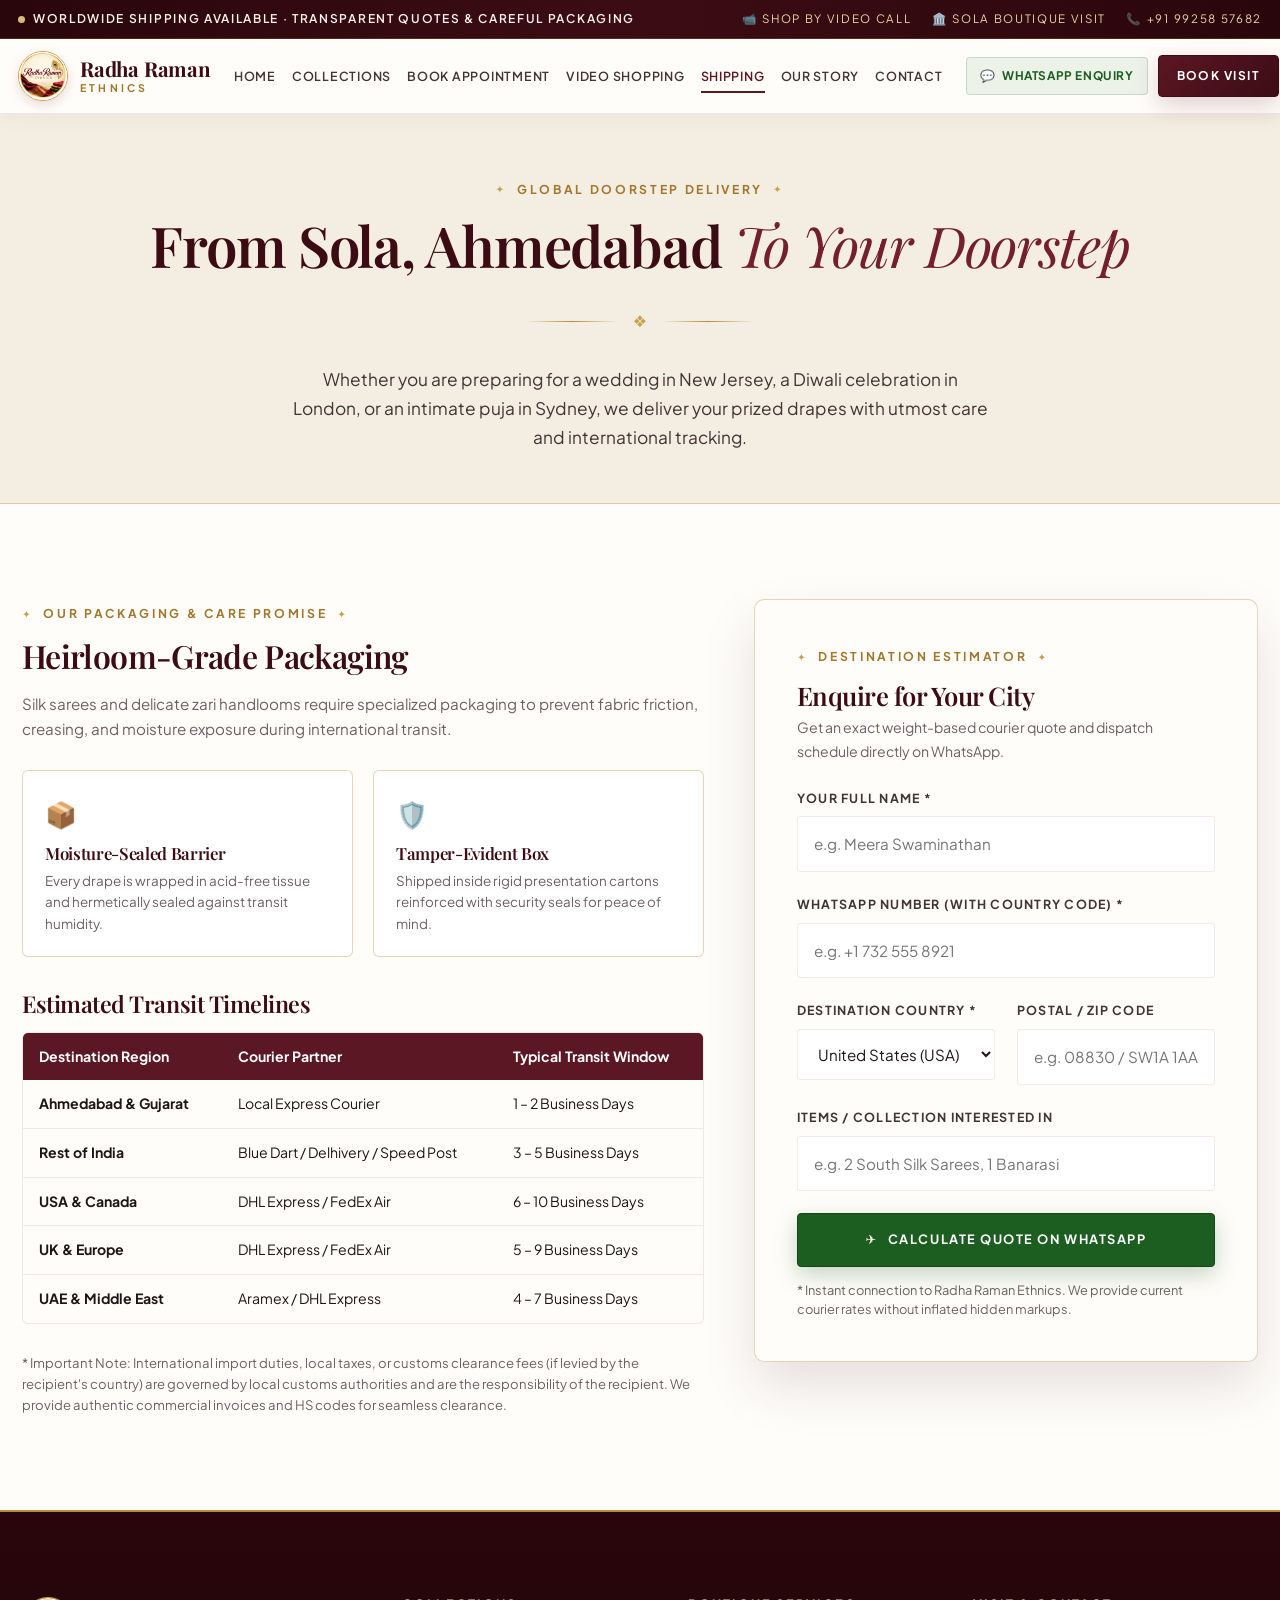
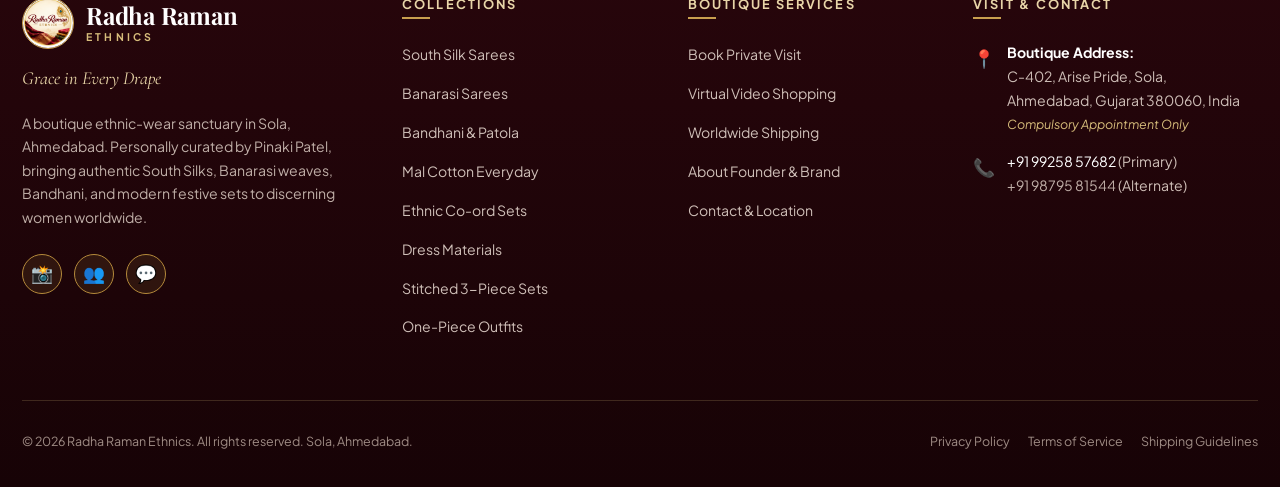
<file: worldwide-shipping.html>
<!DOCTYPE html>
<html lang="en-IN">
<head>
  <meta charset="utf-8">
  <meta name="viewport" content="width=device-width, initial-scale=1.0">
  <title>Worldwide Shipping & Delivery Guide | Radha Raman Ethnics · Ahmedabad</title>
  <meta name="description" content="Explore worldwide shipping options for authentic Indian sarees, South Silks, Banarasi, and ethnic ensembles from Radha Raman Ethnics in Ahmedabad to USA, UK, Canada, Australia, UAE and worldwide.">
  <meta name="keywords" content="Worldwide saree shipping, Indian ethnic wear shipping USA UK, International saree delivery Ahmedabad, Radha Raman Ethnics shipping">
  <meta name="author" content="Radha Raman Ethnics">
  <meta name="theme-color" content="#5b1723">
  <meta name="robots" content="index, follow">

  <!-- Open Graph -->
  <meta property="og:type" content="website">
  <meta property="og:site_name" content="Radha Raman Ethnics">
  <meta property="og:title" content="Worldwide Shipping Guide | Radha Raman Ethnics">
  <meta property="og:description" content="Safe, moisture-protected packaging and reliable international air express delivery for your prized sarees and festive wear.">
  <meta property="og:image" content="assets/images/radha-raman-collection-badge.png">

  <!-- Favicon -->
  <link rel="icon" type="image/png" href="assets/images/radha-raman-badge.png">
  <link rel="stylesheet" href="assets/style.css">
</head>
<body>
  <a class="skip-link" href="#mainContent">Skip to main content</a>

  <!-- Announcement Bar -->
  <div class="announcement-bar">
    <div class="announcement-inner">
      <div class="announcement-badge">
        <span class="pulse-dot"></span>
        <span>Worldwide Shipping Available · Transparent Quotes & Careful Packaging</span>
      </div>
      <div class="announcement-links">
        <a href="video-shopping.html"><span>📹</span> Shop by Video Call</a>
        <a href="book-appointment.html"><span>🏛️</span> Sola Boutique Visit</a>
        <a href="tel:+919925857682"><span>📞</span> +91 99258 57682</a>
      </div>
    </div>
  </div>

  <!-- Header -->
  <header class="site-header">
    <div class="container header-container">
      <a href="index.html" class="brand-lockup" aria-label="Radha Raman Ethnics Home">
        <img src="assets/images/radha-raman-badge.png" alt="Radha Raman Ethnics Crest" class="brand-crest">
        <div class="brand-text">
          <span class="brand-name">Radha Raman</span>
          <span class="brand-sub">ETHNICS</span>
        </div>
      </a>

      <nav class="nav-desktop" aria-label="Primary Navigation">
        <a href="index.html" class="nav-link">Home</a>
        <a href="collections.html" class="nav-link">Collections</a>
        <a href="book-appointment.html" class="nav-link">Book Appointment</a>
        <a href="video-shopping.html" class="nav-link">Video Shopping</a>
        <a href="worldwide-shipping.html" class="nav-link active">Shipping</a>
        <a href="about.html" class="nav-link">Our Story</a>
        <a href="contact.html" class="nav-link">Contact</a>
      </nav>

      <div class="header-actions">
        <a href="https://wa.me/919925857682?text=Hello%20Radha%20Raman%20Ethnics%2C%20I%20have%20a%20shipping%20enquiry." class="btn-header-wa" target="_blank" rel="noopener">
          <span>💬</span> WhatsApp Enquiry
        </a>
        <a href="book-appointment.html" class="btn btn-primary" style="padding:10px 18px; font-size:0.75rem;">
          Book Visit
        </a>
      </div>

      <button class="mobile-menu-btn" aria-label="Open mobile menu" aria-expanded="false">☰</button>
    </div>
  </header>

  <!-- Mobile Drawer -->
  <div class="mobile-nav-drawer" role="dialog" aria-modal="true" aria-label="Navigation Menu">
    <div class="mobile-nav-panel">
      <div class="mobile-nav-header">
        <div class="brand-lockup">
          <img src="assets/images/radha-raman-badge.png" alt="Radha Raman Ethnics" class="brand-crest" style="width:42px;height:42px;">
          <div class="brand-text">
            <span class="brand-name" style="font-size:1.3rem;">Radha Raman</span>
            <span class="brand-sub">ETHNICS</span>
          </div>
        </div>
        <button class="mobile-nav-close" aria-label="Close menu" style="font-size:1.6rem; color:var(--wine-900);">✕</button>
      </div>

      <nav class="mobile-nav-links">
        <a href="index.html" class="mobile-nav-link">Home</a>
        <a href="collections.html" class="mobile-nav-link">Explore Collections</a>
        <a href="book-appointment.html" class="mobile-nav-link">Book Appointment</a>
        <a href="video-shopping.html" class="mobile-nav-link">Shop by Video Call</a>
        <a href="worldwide-shipping.html" class="mobile-nav-link active">Worldwide Shipping</a>
        <a href="about.html" class="mobile-nav-link">About Our Boutique</a>
        <a href="contact.html" class="mobile-nav-link">Contact & Location</a>
      </nav>

      <div style="margin-top:auto; display:flex; flex-direction:column; gap:12px;">
        <a href="https://wa.me/919925857682" class="btn btn-whatsapp" target="_blank" rel="noopener" style="width:100%;">Chat on WhatsApp</a>
      </div>
    </div>
  </div>

  <main id="mainContent">
    <!-- Hero Banner -->
    <section class="section section-cream" style="padding:60px 0 50px; border-bottom:1px solid var(--border-gold);">
      <div class="container" style="text-align:center;">
        <p class="eyebrow">GLOBAL DOORSTEP DELIVERY</p>
        <h1 style="font-size:clamp(2.3rem, 4.4vw, 3.8rem); margin-bottom:12px;">
          From Sola, Ahmedabad <span class="italic-serif">To Your Doorstep</span>
        </h1>
        <div class="filigree-divider">❖</div>
        <p class="lead" style="max-width:700px; margin:0 auto;">
          Whether you are preparing for a wedding in New Jersey, a Diwali celebration in London, or an intimate puja in Sydney, we deliver your prized drapes with utmost care and international tracking.
        </p>
      </div>
    </section>

    <!-- Main Content & Calculator Grid -->
    <section class="section section-alt">
      <div class="container" style="display:grid; grid-template-columns:1.15fr 0.85fr; gap:50px; align-items:start;">
        <!-- Left: Shipping Policies & Packaging Standards -->
        <div class="reveal">
          <p class="eyebrow">OUR PACKAGING & CARE PROMISE</p>
          <h2 style="font-size:2rem; margin-bottom:16px;">Heirloom-Grade Packaging</h2>
          <p style="font-size:0.95rem; color:var(--ink-500); line-height:1.7; margin-bottom:28px;">
            Silk sarees and delicate zari handlooms require specialized packaging to prevent fabric friction, creasing, and moisture exposure during international transit.
          </p>

          <div style="display:grid; grid-template-columns:1fr 1fr; gap:20px; margin-bottom:34px;">
            <div style="background:#fff; border:1px solid var(--border-gold); padding:22px; border-radius:6px;">
              <div style="font-size:1.6rem; margin-bottom:8px;">📦</div>
              <h4 style="font-size:1.05rem; color:var(--wine-900); margin-bottom:6px;">Moisture-Sealed Barrier</h4>
              <p style="font-size:0.84rem; color:var(--ink-500); line-height:1.6;">Every drape is wrapped in acid-free tissue and hermetically sealed against transit humidity.</p>
            </div>

            <div style="background:#fff; border:1px solid var(--border-gold); padding:22px; border-radius:6px;">
              <div style="font-size:1.6rem; margin-bottom:8px;">🛡️</div>
              <h4 style="font-size:1.05rem; color:var(--wine-900); margin-bottom:6px;">Tamper-Evident Box</h4>
              <p style="font-size:0.84rem; color:var(--ink-500); line-height:1.6;">Shipped inside rigid presentation cartons reinforced with security seals for peace of mind.</p>
            </div>
          </div>

          <h3 style="font-size:1.45rem; margin-bottom:14px; color:var(--wine-900);">Estimated Transit Timelines</h3>
          <div style="background:var(--ivory-surface); border:1px solid var(--border-light); border-radius:6px; overflow:hidden; margin-bottom:28px;">
            <table style="width:100%; border-collapse:collapse; font-size:0.88rem; text-align:left;">
              <thead>
                <tr style="background:var(--wine-800); color:#fff;">
                  <th style="padding:12px 16px;">Destination Region</th>
                  <th style="padding:12px 16px;">Courier Partner</th>
                  <th style="padding:12px 16px;">Typical Transit Window</th>
                </tr>
              </thead>
              <tbody>
                <tr style="border-bottom:1px solid var(--border-light);">
                  <td style="padding:12px 16px;"><strong>Ahmedabad & Gujarat</strong></td>
                  <td style="padding:12px 16px;">Local Express Courier</td>
                  <td style="padding:12px 16px;">1 – 2 Business Days</td>
                </tr>
                <tr style="border-bottom:1px solid var(--border-light);">
                  <td style="padding:12px 16px;"><strong>Rest of India</strong></td>
                  <td style="padding:12px 16px;">Blue Dart / Delhivery / Speed Post</td>
                  <td style="padding:12px 16px;">3 – 5 Business Days</td>
                </tr>
                <tr style="border-bottom:1px solid var(--border-light);">
                  <td style="padding:12px 16px;"><strong>USA & Canada</strong></td>
                  <td style="padding:12px 16px;">DHL Express / FedEx Air</td>
                  <td style="padding:12px 16px;">6 – 10 Business Days</td>
                </tr>
                <tr style="border-bottom:1px solid var(--border-light);">
                  <td style="padding:12px 16px;"><strong>UK & Europe</strong></td>
                  <td style="padding:12px 16px;">DHL Express / FedEx Air</td>
                  <td style="padding:12px 16px;">5 – 9 Business Days</td>
                </tr>
                <tr>
                  <td style="padding:12px 16px;"><strong>UAE & Middle East</strong></td>
                  <td style="padding:12px 16px;">Aramex / DHL Express</td>
                  <td style="padding:12px 16px;">4 – 7 Business Days</td>
                </tr>
              </tbody>
            </table>
          </div>

          <p style="font-size:0.82rem; color:var(--ink-500); line-height:1.6;">
            * Important Note: International import duties, local taxes, or customs clearance fees (if levied by the recipient's country) are governed by local customs authorities and are the responsibility of the recipient. We provide authentic commercial invoices and HS codes for seamless clearance.
          </p>
        </div>

        <!-- Right: Shipping Destination Quote Form -->
        <div class="form-card reveal delay-1">
          <p class="eyebrow">DESTINATION ESTIMATOR</p>
          <h3 style="font-size:1.6rem; margin-bottom:6px;">Enquire for Your City</h3>
          <p style="font-size:0.88rem; color:var(--ink-500); margin-bottom:24px;">
            Get an exact weight-based courier quote and dispatch schedule directly on WhatsApp.
          </p>

          <form id="shippingEnquiryForm">
            <div class="form-grid">
              <div class="form-group full">
                <label class="form-label" for="shipName">Your Full Name *</label>
                <input type="text" id="shipName" name="name" class="form-input" placeholder="e.g. Meera Swaminathan" required>
              </div>

              <div class="form-group full">
                <label class="form-label" for="shipPhone">WhatsApp Number (with country code) *</label>
                <input type="tel" id="shipPhone" name="phone" class="form-input" placeholder="e.g. +1 732 555 8921" required>
              </div>

              <div class="form-group">
                <label class="form-label" for="shipCountry">Destination Country *</label>
                <select id="shipCountry" name="country" class="form-select" required>
                  <option value="United States (USA)">United States (USA)</option>
                  <option value="United Kingdom (UK)">United Kingdom (UK)</option>
                  <option value="Canada">Canada</option>
                  <option value="Australia">Australia</option>
                  <option value="United Arab Emirates (UAE)">United Arab Emirates (UAE)</option>
                  <option value="Singapore">Singapore</option>
                  <option value="Germany / France / Europe">Germany / France / Europe</option>
                  <option value="India (Domestic)">India (Domestic)</option>
                  <option value="Other International Country">Other International Country</option>
                </select>
              </div>

              <div class="form-group">
                <label class="form-label" for="shipZip">Postal / Zip Code</label>
                <input type="text" id="shipZip" name="pincode" class="form-input" placeholder="e.g. 08830 / SW1A 1AA">
              </div>

              <div class="form-group full">
                <label class="form-label" for="shipItems">Items / Collection Interested In</label>
                <input type="text" id="shipItems" name="items" class="form-input" placeholder="e.g. 2 South Silk Sarees, 1 Banarasi">
              </div>

              <div class="form-group full">
                <button type="submit" class="btn btn-whatsapp" style="width:100%; padding:15px;">
                  <span>✈️</span> Calculate Quote on WhatsApp
                </button>
                <p class="form-disclaimer">
                  * Instant connection to Radha Raman Ethnics. We provide current courier rates without inflated hidden markups.
                </p>
              </div>
            </div>
          </form>
        </div>
      </div>
    </section>
  </main>

  <!-- Master Footer -->
  <footer class="site-footer">
    <div class="container">
      <div class="footer-top-grid">
        <div class="footer-brand">
          <div class="brand-lockup" style="margin-bottom:14px;">
            <img src="assets/images/radha-raman-badge.png" alt="Radha Raman Ethnics Emblem" style="width:52px; height:52px; border-radius:50%; border:1px solid var(--gold-500);">
            <div class="brand-text">
              <span class="brand-name" style="color:#fff; font-size:1.5rem;">Radha Raman</span>
              <span class="brand-sub" style="color:var(--gold-400);">ETHNICS</span>
            </div>
          </div>
          <p class="tagline">Grace in Every Drape</p>
          <p class="about-txt">
            A boutique ethnic-wear sanctuary in Sola, Ahmedabad. Personally curated by Pinaki Patel, bringing authentic South Silks, Banarasi weaves, Bandhani, and modern festive sets to discerning women worldwide.
          </p>
          <div class="footer-social-row">
            <a href="https://www.instagram.com/radharaman_ethnics/" class="footer-social-btn" target="_blank" rel="noopener" aria-label="Instagram">📸</a>
            <a href="https://www.facebook.com/1112646218606357/" class="footer-social-btn" target="_blank" rel="noopener" aria-label="Facebook">👥</a>
            <a href="https://wa.me/919925857682" class="footer-social-btn" target="_blank" rel="noopener" aria-label="WhatsApp">💬</a>
          </div>
        </div>

        <div class="footer-col">
          <h4>Collections</h4>
          <ul class="footer-links">
            <li><a href="collections.html#south-silk">South Silk Sarees</a></li>
            <li><a href="collections.html#banarasi">Banarasi Sarees</a></li>
            <li><a href="collections.html#bandhani">Bandhani & Patola</a></li>
            <li><a href="collections.html#mal-cotton">Mal Cotton Everyday</a></li>
            <li><a href="collections.html#coord">Ethnic Co-ord Sets</a></li>
            <li><a href="collections.html#dress-materials">Dress Materials</a></li>
            <li><a href="collections.html#three-piece">Stitched 3-Piece Sets</a></li>
            <li><a href="collections.html#one-piece">One-Piece Outfits</a></li>
          </ul>
        </div>

        <div class="footer-col">
          <h4>Boutique Services</h4>
          <ul class="footer-links">
            <li><a href="book-appointment.html">Book Private Visit</a></li>
            <li><a href="video-shopping.html">Virtual Video Shopping</a></li>
            <li><a href="worldwide-shipping.html">Worldwide Shipping</a></li>
            <li><a href="about.html">About Founder & Brand</a></li>
            <li><a href="contact.html">Contact & Location</a></li>
          </ul>
        </div>

        <div class="footer-col">
          <h4>Visit & Contact</h4>
          <div class="footer-contact-items">
            <div class="footer-contact-item">
              <span class="icon">📍</span>
              <div>
                <strong style="color:#fff;">Boutique Address:</strong><br>
                C-402, Arise Pride, Sola,<br>
                Ahmedabad, Gujarat 380060, India<br>
                <em style="color:var(--gold-400); font-size:0.78rem;">Compulsory Appointment Only</em>
              </div>
            </div>
            <div class="footer-contact-item">
              <span class="icon">📞</span>
              <div>
                <a href="tel:+919925857682" style="color:#fff;">+91 99258 57682</a> (Primary)<br>
                <a href="tel:+919879581544" style="color:#bfaea7;">+91 98795 81544</a> (Alternate)
              </div>
            </div>
          </div>
        </div>
      </div>

      <div class="footer-bottom">
        <div>© 2026 Radha Raman Ethnics. All rights reserved. Sola, Ahmedabad.</div>
        <div class="footer-legal-links">
          <a href="privacy-policy.html">Privacy Policy</a>
          <a href="terms.html">Terms of Service</a>
          <a href="worldwide-shipping.html">Shipping Guidelines</a>
        </div>
      </div>
    </div>
  </footer>

  <!-- Mobile Quick Action Floating Bar -->
  <div class="mobile-floating-bar">
    <a href="https://wa.me/919925857682?text=Hello%20Radha%20Raman%20Ethnics%2C%20I%20have%20a%20shipping%20enquiry." class="btn btn-whatsapp" target="_blank" rel="noopener">
      <span>💬</span> WhatsApp
    </a>
    <a href="tel:+919925857682" class="btn btn-outline" style="border-color:var(--wine-800);">
      <span>📞</span> Call
    </a>
    <a href="book-appointment.html" class="btn btn-primary">
      <span>🏛️</span> Book Visit
    </a>
  </div>

  <script src="assets/script.js"></script>
</body>
</html>
</file>
<file: assets/style.css>
/* ==========================================================================
   RADHA RAMAN ETHNICS — MASTER STYLESHEET
   Bespoke Haute Couture & Boutique Ethnic Wear Experience
   "Grace in Every Drape" · Sola, Ahmedabad, Gujarat
   ========================================================================== */

@import url('https://fonts.googleapis.com/css2?family=Cormorant+Garamond:ital,wght@0,400;0,600;0,700;1,400;1,600&family=Playfair+Display:ital,wght@0,500;0,600;0,700;0,800;1,400;1,600&family=Plus+Jakarta+Sans:wght@300;400;500;600;700&display=swap');

:root {
  /* Royal Palette sampled from Radha Raman Ethnics identity */
  --wine-950: #29060c;
  --wine-900: #3c0c14;
  --wine-800: #5b1723; /* Primary Burgundy */
  --wine-700: #741f2e; /* Rich Maroon */
  --wine-600: #8f293b;
  --wine-50:  #fdf7f8;

  --gold-800: #8c6621;
  --gold-700: #a1772b;
  --gold-600: #b58a3b; /* Antique Heritage Gold */
  --gold-500: #c99f4f;
  --gold-400: #d7bd7b; /* Soft Gold */
  --gold-300: #e8d5a8;
  --gold-100: #fbf5e7;
  --gold-50:  #fcfaf4;

  --peacock-teal: #147c78;
  --peacock-blue: #1c4f7c;

  --ivory-base: #fbf8f3;
  --ivory-surface: #fffdfa;
  --ivory-alt: #f4ede2;
  --ink-900: #1f1416;
  --ink-700: #423335;
  --ink-500: #6f5f62;
  --ink-300: #a39598;

  --border-light: rgba(91, 23, 35, 0.09);
  --border-gold: rgba(181, 138, 59, 0.35);
  --border-gold-strong: rgba(181, 138, 59, 0.7);

  --shadow-sm: 0 4px 14px rgba(45, 12, 17, 0.05);
  --shadow-md: 0 12px 32px rgba(45, 12, 17, 0.08);
  --shadow-lg: 0 24px 54px rgba(45, 12, 17, 0.12);
  --shadow-royal: 0 30px 70px rgba(59, 12, 19, 0.22);

  --font-serif: 'Playfair Display', Georgia, 'Times New Roman', serif;
  --font-display: 'Cormorant Garamond', Georgia, serif;
  --font-sans: 'Plus Jakarta Sans', system-ui, -apple-system, BlinkMacSystemFont, 'Segoe UI', Roboto, sans-serif;

  --transition-smooth: all 0.35s cubic-bezier(0.16, 1, 0.3, 1);
  --transition-slow: all 0.65s cubic-bezier(0.16, 1, 0.3, 1);
  --container-max: 1260px;
}

/* ==========================================================================
   Base & Resets
   ========================================================================== */
*, *::before, *::after {
  box-sizing: border-box;
  margin: 0;
  padding: 0;
}

html {
  scroll-behavior: smooth;
  scroll-padding-top: 100px;
  -webkit-font-smoothing: antialiased;
  -moz-osx-font-smoothing: grayscale;
}

body {
  background-color: var(--ivory-base);
  color: var(--ink-900);
  font-family: var(--font-sans);
  font-size: 16px;
  line-height: 1.68;
  overflow-x: hidden;
  position: relative;
}

body::before {
  content: "";
  position: fixed;
  inset: 0;
  background-image: radial-gradient(rgba(181, 138, 59, 0.035) 1px, transparent 1px);
  background-size: 28px 28px;
  pointer-events: none;
  z-index: 0;
}

img, picture, svg, video {
  display: block;
  max-width: 100%;
}

a {
  color: inherit;
  text-decoration: none;
  transition: var(--transition-smooth);
}

button, input, select, textarea {
  font: inherit;
  color: inherit;
}

button {
  cursor: pointer;
  border: none;
  background: none;
}

.skip-link {
  position: absolute;
  top: -999px;
  left: 20px;
  background: var(--wine-800);
  color: #fff;
  padding: 12px 20px;
  border: 1px solid var(--gold-400);
  z-index: 9999;
  font-weight: 600;
  border-radius: 4px;
}
.skip-link:focus {
  top: 15px;
}

.container {
  width: min(var(--container-max), calc(100% - 44px));
  margin-inline: auto;
  position: relative;
  z-index: 1;
}

/* ==========================================================================
   Typography & Embellishments
   ========================================================================== */
h1, h2, h3, h4, .font-serif {
  font-family: var(--font-serif);
  font-weight: 600;
  line-height: 1.15;
  color: var(--wine-900);
  letter-spacing: -0.02em;
}

.font-display {
  font-family: var(--font-display);
}

h1 {
  font-size: clamp(2.6rem, 5.2vw, 4.8rem);
  font-weight: 600;
}

h2 {
  font-size: clamp(2rem, 3.8vw, 3.3rem);
}

h3 {
  font-size: clamp(1.4rem, 2.2vw, 1.9rem);
}

p.lead {
  font-size: clamp(1.08rem, 1.35vw, 1.25rem);
  color: var(--ink-700);
  line-height: 1.7;
}

.italic-serif {
  font-family: var(--font-serif);
  font-style: italic;
  font-weight: 400;
  color: var(--wine-700);
}

.gold-gradient-text {
  background: linear-gradient(135deg, var(--gold-700), var(--gold-500), var(--gold-700));
  -webkit-background-clip: text;
  -webkit-text-fill-color: transparent;
}

.eyebrow {
  display: inline-flex;
  align-items: center;
  gap: 10px;
  font-size: 0.76rem;
  font-weight: 700;
  letter-spacing: 0.22em;
  text-transform: uppercase;
  color: var(--gold-700);
  margin-bottom: 14px;
}
.eyebrow::before, .eyebrow::after {
  content: "✦";
  font-size: 0.65rem;
  color: var(--gold-500);
}

.filigree-divider {
  display: flex;
  align-items: center;
  justify-content: center;
  gap: 16px;
  margin: 30px auto;
  color: var(--gold-500);
}
.filigree-divider::before, .filigree-divider::after {
  content: "";
  height: 1px;
  width: 90px;
  background: linear-gradient(90deg, transparent, var(--gold-600), transparent);
}

/* ==========================================================================
   Announcement Bar & Header
   ========================================================================== */
.announcement-bar {
  background: linear-gradient(90deg, var(--wine-950), var(--wine-900), var(--wine-950));
  color: var(--gold-100);
  font-size: 0.75rem;
  letter-spacing: 0.14em;
  text-transform: uppercase;
  padding: 9px 18px;
  border-bottom: 1px solid rgba(181, 138, 59, 0.25);
  position: relative;
  z-index: 1010;
}

.announcement-inner {
  display: flex;
  justify-content: space-between;
  align-items: center;
  max-width: var(--container-max);
  margin: 0 auto;
}

.announcement-badge {
  display: inline-flex;
  align-items: center;
  gap: 8px;
  font-weight: 600;
}
.announcement-badge .pulse-dot {
  width: 7px;
  height: 7px;
  background-color: var(--gold-400);
  border-radius: 50%;
  box-shadow: 0 0 0 rgba(215, 189, 123, 0.4);
  animation: pulseDot 2s infinite;
}

.announcement-links {
  display: flex;
  align-items: center;
  gap: 20px;
  font-size: 0.72rem;
}
.announcement-links a {
  color: var(--gold-300);
  display: inline-flex;
  align-items: center;
  gap: 5px;
}
.announcement-links a:hover {
  color: #fff;
}

@keyframes pulseDot {
  0% { transform: scale(0.95); box-shadow: 0 0 0 0 rgba(215, 189, 123, 0.7); }
  70% { transform: scale(1.15); box-shadow: 0 0 0 6px rgba(215, 189, 123, 0); }
  100% { transform: scale(0.95); box-shadow: 0 0 0 0 rgba(215, 189, 123, 0); }
}

.site-header {
  position: sticky;
  top: 0;
  z-index: 1000;
  background: rgba(255, 253, 250, 0.96);
  backdrop-filter: blur(18px);
  -webkit-backdrop-filter: blur(18px);
  border-bottom: 1px solid var(--border-light);
  box-shadow: 0 4px 20px rgba(59, 12, 19, 0.04);
  transition: var(--transition-smooth);
}

.header-container {
  display: flex;
  align-items: center;
  justify-content: space-between;
  padding: 12px 0;
  gap: clamp(12px, 1.8vw, 24px);
  width: min(1380px, calc(100% - 36px));
  margin: 0 auto;
}

.brand-lockup {
  display: flex;
  align-items: center;
  gap: 12px;
  flex-shrink: 0;
}

.brand-crest {
  width: 50px;
  height: 50px;
  border-radius: 50%;
  border: 1.5px solid var(--gold-500);
  box-shadow: 0 4px 12px rgba(91, 23, 35, 0.15);
  object-fit: cover;
  transition: var(--transition-smooth);
  flex-shrink: 0;
}
.brand-lockup:hover .brand-crest {
  transform: rotate(5deg) scale(1.04);
  border-color: var(--wine-800);
}

.brand-text {
  display: flex;
  flex-direction: column;
  white-space: nowrap;
}

.brand-name {
  font-family: var(--font-serif);
  font-size: clamp(1.25rem, 1.6vw, 1.55rem);
  font-weight: 700;
  line-height: 1.08;
  color: var(--wine-900);
  letter-spacing: -0.01em;
  white-space: nowrap; /* Keeps Radha Raman strictly in ONE LINE */
  display: block;
}

.brand-sub {
  display: block;
  font-size: 0.66rem;
  font-weight: 700;
  letter-spacing: 0.3em;
  color: var(--gold-700);
  text-transform: uppercase;
  margin-top: 3px;
  white-space: nowrap;
  line-height: 1;
}

.nav-desktop {
  display: flex;
  align-items: center;
  gap: clamp(10px, 1.25vw, 22px);
  flex-shrink: 1;
}

.nav-link {
  font-size: 0.78rem;
  font-weight: 600;
  letter-spacing: 0.06em;
  text-transform: uppercase;
  color: var(--ink-700);
  position: relative;
  padding: 6px 0;
  white-space: nowrap; /* Keeps each menu item strictly in ONE LINE */
  flex-shrink: 0;
}
.nav-link::after {
  content: "";
  position: absolute;
  bottom: 0;
  left: 0;
  width: 0;
  height: 2px;
  background: var(--wine-800);
  transition: var(--transition-smooth);
}
.nav-link:hover, .nav-link.active {
  color: var(--wine-800);
}
.nav-link:hover::after, .nav-link.active::after {
  width: 100%;
}

.header-actions {
  display: flex;
  align-items: center;
  gap: 10px;
  flex-shrink: 0;
}

.btn-header-wa {
  display: inline-flex;
  align-items: center;
  gap: 7px;
  font-size: 0.74rem;
  font-weight: 700;
  letter-spacing: 0.05em;
  text-transform: uppercase;
  color: #1b5e20;
  background: rgba(46, 125, 50, 0.09);
  padding: 8px 13px;
  border-radius: 4px;
  border: 1px solid rgba(46, 125, 50, 0.2);
  white-space: nowrap; /* Keeps WhatsApp Enquiry strictly in ONE LINE */
  flex-shrink: 0;
}
.btn-header-wa:hover {
  background: #1b5e20;
  color: #fff;
}

.header-actions .btn {
  white-space: nowrap; /* Keeps Book Visit strictly in ONE LINE */
  padding: 9px 15px;
  font-size: 0.74rem;
  flex-shrink: 0;
}

/* ==========================================================================
   Buttons & CTAs
   ========================================================================== */
.btn {
  display: inline-flex;
  align-items: center;
  justify-content: center;
  gap: 10px;
  padding: 14px 28px;
  font-size: 0.8rem;
  font-weight: 700;
  letter-spacing: 0.12em;
  text-transform: uppercase;
  border-radius: 4px;
  position: relative;
  overflow: hidden;
  transition: var(--transition-smooth);
}

.btn-primary {
  background: linear-gradient(135deg, var(--wine-800), var(--wine-900));
  color: #fff;
  border: 1px solid var(--wine-900);
  box-shadow: 0 8px 24px rgba(91, 23, 35, 0.2);
}
.btn-primary:hover {
  background: linear-gradient(135deg, var(--wine-700), var(--wine-800));
  box-shadow: 0 12px 30px rgba(91, 23, 35, 0.32);
  transform: translateY(-2px);
}

.btn-gold {
  background: linear-gradient(135deg, var(--gold-600), var(--gold-700));
  color: #fff;
  border: 1px solid var(--gold-700);
  box-shadow: 0 8px 24px rgba(181, 138, 59, 0.25);
}
.btn-gold:hover {
  background: linear-gradient(135deg, var(--gold-500), var(--gold-600));
  box-shadow: 0 12px 30px rgba(181, 138, 59, 0.35);
  transform: translateY(-2px);
  color: #fff;
}

.btn-outline {
  background: transparent;
  color: var(--wine-900);
  border: 1.5px solid var(--wine-800);
}
.btn-outline:hover {
  background: var(--wine-800);
  color: #fff;
  transform: translateY(-2px);
}

.btn-whatsapp {
  background: #1b5e20;
  color: #fff;
  border: 1px solid #144718;
  box-shadow: 0 8px 22px rgba(27, 94, 32, 0.25);
}
.btn-whatsapp:hover {
  background: #144718;
  transform: translateY(-2px);
  color: #fff;
}

.btn-light {
  background: var(--ivory-surface);
  color: var(--wine-900);
  border: 1px solid var(--gold-400);
}
.btn-light:hover {
  background: #fff;
  border-color: var(--gold-600);
  transform: translateY(-2px);
}

/* ==========================================================================
   Hero Section
   ========================================================================== */
.hero-section {
  position: relative;
  background: radial-gradient(circle at 80% 20%, rgba(215, 189, 123, 0.18) 0%, transparent 60%),
              radial-gradient(circle at 10% 80%, rgba(91, 23, 35, 0.05) 0%, transparent 50%),
              var(--ivory-base);
  padding: 60px 0 90px;
  overflow: hidden;
}

.hero-grid {
  display: grid;
  grid-template-columns: 1.15fr 0.95fr;
  gap: 55px;
  align-items: center;
}

.hero-content {
  position: relative;
  z-index: 2;
}

.hero-tagline {
  font-family: var(--font-display);
  font-style: italic;
  font-size: clamp(1.4rem, 2.2vw, 2.1rem);
  color: var(--gold-700);
  margin-bottom: 8px;
  letter-spacing: 0.04em;
}

.hero-title {
  margin-bottom: 24px;
}
.hero-title span.accent {
  display: block;
  font-family: var(--font-display);
  font-style: italic;
  font-weight: 400;
  color: var(--wine-700);
}

.hero-lead {
  max-width: 560px;
  margin-bottom: 34px;
}

.hero-cta-group {
  display: flex;
  align-items: center;
  gap: 16px;
  flex-wrap: wrap;
  margin-bottom: 38px;
}

.hero-trust-strip {
  display: flex;
  align-items: center;
  gap: 22px;
  padding-top: 26px;
  border-top: 1px solid var(--border-gold);
  font-size: 0.82rem;
  font-weight: 600;
  color: var(--ink-700);
}
.hero-trust-item {
  display: inline-flex;
  align-items: center;
  gap: 8px;
}
.hero-trust-item span.icon {
  color: var(--gold-600);
  font-size: 1rem;
}

/* Hero Visual Artistry */
.hero-art-container {
  position: relative;
  display: flex;
  justify-content: center;
}

.hero-frame-wrapper {
  position: relative;
  width: 100%;
  max-width: 480px;
}

.hero-arch-frame {
  position: relative;
  width: 100%;
  height: 590px;
  border-radius: 240px 240px 16px 16px;
  overflow: hidden;
  box-shadow: var(--shadow-royal);
  border: 3px solid var(--gold-400);
  background: var(--wine-900);
}

.hero-arch-frame img {
  width: 100%;
  height: 100%;
  object-fit: cover;
  object-position: center 25%;
  transition: transform 1.2s cubic-bezier(0.16, 1, 0.3, 1);
}
.hero-frame-wrapper:hover .hero-arch-frame img {
  transform: scale(1.05);
}

.hero-ornament-ring {
  position: absolute;
  inset: -14px;
  border-radius: 250px 250px 24px 24px;
  border: 1px dashed var(--gold-500);
  pointer-events: none;
  z-index: 0;
}

.hero-badge-card {
  position: absolute;
  bottom: -24px;
  left: -28px;
  background: rgba(255, 253, 250, 0.96);
  backdrop-filter: blur(14px);
  border: 1px solid var(--border-gold);
  border-left: 4px solid var(--wine-800);
  padding: 16px 20px;
  border-radius: 8px;
  box-shadow: var(--shadow-lg);
  display: flex;
  align-items: center;
  gap: 14px;
  z-index: 3;
}
.hero-badge-img {
  width: 50px;
  height: 50px;
  border-radius: 50%;
  border: 1px solid var(--gold-400);
  object-fit: cover;
}
.hero-badge-meta small {
  display: block;
  font-size: 0.68rem;
  letter-spacing: 0.16em;
  text-transform: uppercase;
  color: var(--gold-700);
  font-weight: 700;
}
.hero-badge-meta strong {
  font-family: var(--font-serif);
  font-size: 1.12rem;
  color: var(--wine-900);
}

/* ==========================================================================
   Notice Card & Appointment Policy
   ========================================================================== */
.policy-banner-section {
  background: var(--wine-900);
  color: var(--gold-100);
  padding: 24px 0;
  position: relative;
  overflow: hidden;
  border-top: 1px solid rgba(181, 138, 59, 0.35);
  border-bottom: 1px solid rgba(181, 138, 59, 0.35);
}

.policy-card {
  display: flex;
  align-items: center;
  justify-content: space-between;
  gap: 26px;
  background: rgba(41, 6, 12, 0.55);
  border: 1px solid rgba(215, 189, 123, 0.28);
  padding: 20px 28px;
  border-radius: 6px;
}

.policy-info {
  display: flex;
  align-items: center;
  gap: 18px;
}
.policy-icon {
  width: 48px;
  height: 48px;
  background: rgba(181, 138, 59, 0.18);
  border: 1px solid var(--gold-400);
  border-radius: 50%;
  display: grid;
  place-items: center;
  color: var(--gold-300);
  font-size: 1.4rem;
  flex-shrink: 0;
}
.policy-text h4 {
  color: #fff;
  font-size: 1.1rem;
  margin-bottom: 3px;
}
.policy-text p {
  color: var(--gold-100);
  font-size: 0.88rem;
  margin: 0;
}

/* ==========================================================================
   Sections Layout
   ========================================================================== */
.section {
  padding: 95px 0;
  position: relative;
}

.section-alt {
  background-color: var(--ivory-surface);
}

.section-cream {
  background-color: var(--ivory-alt);
}

.section-dark {
  background: linear-gradient(170deg, var(--wine-950) 0%, var(--wine-900) 100%);
  color: var(--gold-50);
}
.section-dark h2, .section-dark h3, .section-dark h4 {
  color: #fff;
}
.section-dark p {
  color: #ded1cb;
}
.section-dark .eyebrow {
  color: var(--gold-300);
}

.section-header {
  max-width: 680px;
  margin-bottom: 54px;
}
.section-header.center {
  text-align: center;
  margin-inline: auto;
}
.section-header p {
  margin-top: 14px;
  font-size: 1.05rem;
}

/* ==========================================================================
   Collection Showcase Cards & Grids
   ========================================================================== */
.collection-grid {
  display: grid;
  grid-template-columns: repeat(auto-fill, minmax(280px, 1fr));
  gap: 26px;
}

.collection-card {
  background: var(--ivory-surface);
  border: 1px solid var(--border-light);
  border-radius: 8px;
  overflow: hidden;
  box-shadow: var(--shadow-sm);
  transition: var(--transition-smooth);
  display: flex;
  flex-direction: column;
  position: relative;
}
.collection-card:hover {
  transform: translateY(-6px);
  box-shadow: var(--shadow-lg);
  border-color: var(--border-gold-strong);
}

.collection-media {
  position: relative;
  height: 380px;
  overflow: hidden;
  background: var(--wine-900);
}

.collection-img {
  width: 100%;
  height: 100%;
  object-fit: cover;
  transition: transform 0.8s cubic-bezier(0.16, 1, 0.3, 1);
}
.collection-card:hover .collection-img {
  transform: scale(1.07);
}

.collection-badge-tag {
  position: absolute;
  top: 16px;
  left: 16px;
  background: rgba(59, 12, 19, 0.85);
  backdrop-filter: blur(8px);
  color: var(--gold-300);
  font-size: 0.68rem;
  font-weight: 700;
  letter-spacing: 0.15em;
  text-transform: uppercase;
  padding: 5px 11px;
  border-radius: 3px;
  border: 1px solid rgba(215, 189, 123, 0.35);
  z-index: 2;
}

.collection-overlay {
  position: absolute;
  inset: 0;
  background: linear-gradient(180deg, transparent 40%, rgba(20, 6, 8, 0.8) 100%);
  display: flex;
  align-items: flex-end;
  padding: 22px;
  z-index: 1;
}

.collection-overlay-meta {
  color: #fff;
}
.collection-overlay-meta .drape-type {
  font-size: 0.72rem;
  letter-spacing: 0.18em;
  text-transform: uppercase;
  color: var(--gold-300);
  display: block;
  font-weight: 600;
}
.collection-overlay-meta h3 {
  color: #fff;
  font-size: 1.45rem;
  margin: 4px 0 0;
}

.collection-body {
  padding: 22px;
  display: flex;
  flex-direction: column;
  flex-grow: 1;
  background: var(--ivory-surface);
}

.collection-body p {
  font-size: 0.92rem;
  color: var(--ink-500);
  line-height: 1.6;
  margin-bottom: 18px;
  flex-grow: 1;
}

.collection-highlights {
  display: flex;
  flex-wrap: wrap;
  gap: 8px;
  margin-bottom: 20px;
}
.highlight-pill {
  font-size: 0.72rem;
  background: var(--ivory-base);
  color: var(--ink-700);
  padding: 4px 10px;
  border-radius: 4px;
  border: 1px solid var(--border-light);
  font-weight: 500;
}

.collection-footer {
  display: flex;
  align-items: center;
  justify-content: space-between;
  border-top: 1px solid var(--border-light);
  padding-top: 14px;
}

.collection-enquiry-link {
  display: inline-flex;
  align-items: center;
  gap: 6px;
  font-size: 0.78rem;
  font-weight: 700;
  letter-spacing: 0.08em;
  text-transform: uppercase;
  color: var(--wine-800);
}
.collection-enquiry-link:hover {
  color: var(--gold-700);
  transform: translateX(4px);
}

/* ==========================================================================
   Services Grid (Assisted Shopping Pillars)
   ========================================================================== */
.service-cards-grid {
  display: grid;
  grid-template-columns: repeat(auto-fit, minmax(280px, 1fr));
  gap: 28px;
}

.service-card {
  background: var(--ivory-surface);
  border: 1px solid var(--border-light);
  border-radius: 8px;
  padding: 36px 30px;
  position: relative;
  transition: var(--transition-smooth);
  box-shadow: var(--shadow-sm);
}
.service-card::after {
  content: "";
  position: absolute;
  bottom: 0;
  left: 30px;
  right: 30px;
  height: 3px;
  background: linear-gradient(90deg, transparent, var(--gold-500), transparent);
  opacity: 0;
  transition: var(--transition-smooth);
}
.service-card:hover {
  transform: translateY(-5px);
  box-shadow: var(--shadow-md);
  border-color: var(--border-gold);
}
.service-card:hover::after {
  opacity: 1;
}

.service-icon-box {
  width: 58px;
  height: 58px;
  border-radius: 50%;
  background: var(--wine-50);
  border: 1px solid var(--border-gold);
  display: grid;
  place-items: center;
  color: var(--wine-800);
  font-size: 1.6rem;
  margin-bottom: 22px;
  transition: var(--transition-smooth);
}
.service-card:hover .service-icon-box {
  background: var(--wine-800);
  color: var(--gold-300);
  border-color: var(--wine-800);
}

.service-card h3 {
  font-size: 1.35rem;
  margin-bottom: 12px;
}

.service-card p {
  font-size: 0.94rem;
  color: var(--ink-500);
  line-height: 1.65;
  margin-bottom: 22px;
}

.service-action-link {
  display: inline-flex;
  align-items: center;
  gap: 8px;
  font-size: 0.78rem;
  font-weight: 700;
  letter-spacing: 0.1em;
  text-transform: uppercase;
  color: var(--wine-800);
}
.service-action-link:hover {
  color: var(--gold-700);
  gap: 12px;
}

/* ==========================================================================
   Editorial Feature Split (Craft & Saree Story)
   ========================================================================== */
.feature-split {
  display: grid;
  grid-template-columns: 1fr 1fr;
  gap: 65px;
  align-items: center;
}

.feature-media-group {
  position: relative;
}

.feature-primary-img {
  width: 100%;
  height: 560px;
  object-fit: cover;
  border-radius: 8px;
  box-shadow: var(--shadow-lg);
  border: 1px solid var(--border-gold);
}

.feature-floating-card {
  position: absolute;
  bottom: -30px;
  right: -25px;
  background: rgba(255, 253, 250, 0.96);
  backdrop-filter: blur(12px);
  padding: 24px;
  border-radius: 8px;
  border: 1px solid var(--border-gold);
  box-shadow: var(--shadow-lg);
  max-width: 290px;
}
.feature-floating-card h4 {
  font-size: 1.1rem;
  margin-bottom: 6px;
  color: var(--wine-900);
}
.feature-floating-card p {
  font-size: 0.84rem;
  color: var(--ink-500);
  margin: 0;
}

.feature-quote {
  font-family: var(--font-display);
  font-style: italic;
  font-size: 1.55rem;
  line-height: 1.45;
  color: var(--wine-800);
  border-left: 3px solid var(--gold-500);
  padding: 8px 0 8px 24px;
  margin: 28px 0;
}

/* ==========================================================================
   Interactive Forms (Appointment & WhatsApp Hand-offs)
   ========================================================================== */
.form-card {
  background: var(--ivory-surface);
  border: 1px solid var(--border-gold);
  border-radius: 10px;
  padding: 42px;
  box-shadow: var(--shadow-lg);
}

.form-grid {
  display: grid;
  grid-template-columns: repeat(2, 1fr);
  gap: 22px;
}

.form-group.full {
  grid-column: 1 / -1;
}

.form-label {
  display: block;
  font-size: 0.78rem;
  font-weight: 700;
  letter-spacing: 0.1em;
  text-transform: uppercase;
  color: var(--ink-700);
  margin-bottom: 8px;
}

.form-input, .form-select, .form-textarea {
  width: 100%;
  padding: 14px 16px;
  background: #fff;
  border: 1.5px solid var(--border-light);
  border-radius: 4px;
  font-size: 0.95rem;
  color: var(--ink-900);
  transition: var(--transition-smooth);
}
.form-input:focus, .form-select:focus, .form-textarea:focus {
  outline: none;
  border-color: var(--gold-600);
  box-shadow: 0 0 0 3px rgba(181, 138, 59, 0.14);
}

.form-textarea {
  min-height: 120px;
  resize: vertical;
}

.checkbox-group {
  display: grid;
  grid-template-columns: repeat(auto-fit, minmax(200px, 1fr));
  gap: 12px;
  margin-top: 8px;
}

.checkbox-item {
  display: flex;
  align-items: center;
  gap: 10px;
  background: var(--ivory-base);
  padding: 10px 14px;
  border-radius: 4px;
  border: 1px solid var(--border-light);
  font-size: 0.88rem;
  cursor: pointer;
  transition: var(--transition-smooth);
}
.checkbox-item:hover {
  border-color: var(--gold-500);
  background: #fff;
}
.checkbox-item input[type="checkbox"] {
  accent-color: var(--wine-800);
  width: 16px;
  height: 16px;
}

.form-disclaimer {
  font-size: 0.8rem;
  color: var(--ink-500);
  margin-top: 14px;
  line-height: 1.5;
}

/* ==========================================================================
   Filter & Search Toolbar (Collections Page)
   ========================================================================== */
.toolbar-container {
  background: var(--ivory-surface);
  border: 1px solid var(--border-gold);
  border-radius: 8px;
  padding: 20px 24px;
  margin-bottom: 40px;
  box-shadow: var(--shadow-sm);
  display: flex;
  flex-direction: column;
  gap: 18px;
}

.toolbar-top {
  display: flex;
  align-items: center;
  justify-content: space-between;
  gap: 20px;
  flex-wrap: wrap;
}

.search-input-wrapper {
  position: relative;
  flex-grow: 1;
  max-width: 440px;
}

.search-input-wrapper input {
  width: 100%;
  padding: 12px 18px 12px 42px;
  background: #fff;
  border: 1.5px solid var(--border-light);
  border-radius: 4px;
  font-size: 0.92rem;
}
.search-input-wrapper input:focus {
  outline: none;
  border-color: var(--gold-600);
}
.search-icon {
  position: absolute;
  left: 14px;
  top: 50%;
  transform: translateY(-50%);
  color: var(--gold-700);
  font-size: 1.1rem;
}

.filter-pills {
  display: flex;
  align-items: center;
  gap: 10px;
  flex-wrap: wrap;
}

.filter-pill {
  padding: 9px 18px;
  background: #fff;
  border: 1px solid var(--border-light);
  border-radius: 30px;
  font-size: 0.78rem;
  font-weight: 700;
  letter-spacing: 0.06em;
  text-transform: uppercase;
  color: var(--ink-700);
  transition: var(--transition-smooth);
}
.filter-pill:hover, .filter-pill.active {
  background: var(--wine-800);
  color: #fff;
  border-color: var(--wine-800);
  box-shadow: 0 4px 14px rgba(91, 23, 35, 0.2);
}

.filter-results-counter {
  font-size: 0.85rem;
  color: var(--ink-500);
  font-weight: 500;
}

/* ==========================================================================
   FAQ Accordions
   ========================================================================== */
.faq-accordion {
  max-width: 820px;
  margin: 0 auto;
}

.faq-item {
  border-bottom: 1px solid var(--border-gold);
  transition: var(--transition-smooth);
}

.faq-trigger {
  width: 100%;
  display: flex;
  align-items: center;
  justify-content: space-between;
  gap: 20px;
  padding: 24px 0;
  text-align: left;
  font-family: var(--font-serif);
  font-size: 1.25rem;
  font-weight: 600;
  color: var(--wine-900);
  transition: var(--transition-smooth);
}
.section-dark .faq-trigger {
  color: #fff;
}
.faq-trigger:hover {
  color: var(--gold-600);
}

.faq-symbol {
  width: 32px;
  height: 32px;
  border-radius: 50%;
  border: 1px solid var(--border-gold);
  display: grid;
  place-items: center;
  color: var(--gold-600);
  font-size: 1.2rem;
  flex-shrink: 0;
  transition: var(--transition-smooth);
}
.faq-item.active .faq-symbol {
  transform: rotate(45deg);
  background: var(--wine-800);
  color: #fff;
  border-color: var(--wine-800);
}

.faq-content {
  max-height: 0;
  overflow: hidden;
  transition: max-height 0.4s ease-out;
}
.faq-inner {
  padding-bottom: 24px;
  color: var(--ink-500);
  font-size: 0.96rem;
  line-height: 1.7;
}
.section-dark .faq-inner {
  color: #d8c8c2;
}

/* ==========================================================================
   Quick Modal / Drawer for WhatsApp Enquiry
   ========================================================================== */
.modal-backdrop {
  position: fixed;
  inset: 0;
  background: rgba(30, 8, 12, 0.7);
  backdrop-filter: blur(6px);
  z-index: 2000;
  display: flex;
  align-items: center;
  justify-content: center;
  padding: 20px;
  opacity: 0;
  pointer-events: none;
  transition: opacity 0.3s ease;
}
.modal-backdrop.open {
  opacity: 1;
  pointer-events: auto;
}

.modal-dialog {
  background: var(--ivory-surface);
  border: 1px solid var(--gold-400);
  border-radius: 10px;
  max-width: 520px;
  width: 100%;
  padding: 34px;
  position: relative;
  box-shadow: var(--shadow-royal);
  transform: translateY(20px);
  transition: transform 0.3s cubic-bezier(0.16, 1, 0.3, 1);
}
.modal-backdrop.open .modal-dialog {
  transform: translateY(0);
}

.modal-close-btn {
  position: absolute;
  top: 18px;
  right: 18px;
  font-size: 1.4rem;
  color: var(--ink-500);
  width: 32px;
  height: 32px;
  display: grid;
  place-items: center;
  border-radius: 50%;
  transition: var(--transition-smooth);
}
.modal-close-btn:hover {
  background: var(--wine-50);
  color: var(--wine-800);
}

/* ==========================================================================
   Footer
   ========================================================================== */
.site-footer {
  background: linear-gradient(180deg, var(--wine-950) 0%, #170306 100%);
  color: #dfd0c9;
  padding: 85px 0 35px;
  border-top: 2px solid var(--gold-600);
  position: relative;
  z-index: 10;
}

.footer-top-grid {
  display: grid;
  grid-template-columns: 1.4fr 1fr 1fr 1.2fr;
  gap: 48px;
  margin-bottom: 60px;
}

.footer-brand h3 {
  font-family: var(--font-serif);
  color: #fff;
  font-size: 1.6rem;
  margin-bottom: 4px;
}
.footer-brand p.tagline {
  font-family: var(--font-display);
  font-style: italic;
  color: var(--gold-300);
  font-size: 1.15rem;
  margin-bottom: 18px;
}
.footer-brand p.about-txt {
  font-size: 0.88rem;
  line-height: 1.68;
  color: #bfaea7;
  margin-bottom: 24px;
}

.footer-social-row {
  display: flex;
  align-items: center;
  gap: 12px;
}
.footer-social-btn {
  width: 40px;
  height: 40px;
  border-radius: 50%;
  background: rgba(181, 138, 59, 0.12);
  border: 1px solid var(--gold-600);
  color: var(--gold-300);
  display: grid;
  place-items: center;
  font-size: 1.1rem;
  transition: var(--transition-smooth);
}
.footer-social-btn:hover {
  background: var(--gold-600);
  color: var(--wine-950);
  transform: translateY(-3px);
}

.footer-col h4 {
  font-family: var(--font-sans);
  font-size: 0.8rem;
  font-weight: 700;
  letter-spacing: 0.16em;
  text-transform: uppercase;
  color: var(--gold-300);
  margin-bottom: 22px;
  position: relative;
  padding-bottom: 8px;
}
.footer-col h4::after {
  content: "";
  position: absolute;
  bottom: 0;
  left: 0;
  width: 28px;
  height: 2px;
  background: var(--gold-500);
}

.footer-links {
  list-style: none;
  display: flex;
  flex-direction: column;
  gap: 12px;
}
.footer-links a {
  font-size: 0.88rem;
  color: #cfbfb8;
  transition: var(--transition-smooth);
}
.footer-links a:hover {
  color: #fff;
  padding-left: 5px;
}

.footer-contact-items {
  display: flex;
  flex-direction: column;
  gap: 14px;
  font-size: 0.88rem;
}
.footer-contact-item {
  display: flex;
  align-items: flex-start;
  gap: 12px;
  color: #cfbfb8;
}
.footer-contact-item span.icon {
  color: var(--gold-400);
  font-size: 1.1rem;
  margin-top: 3px;
}

.footer-bottom {
  border-top: 1px solid rgba(215, 189, 123, 0.2);
  padding-top: 30px;
  display: flex;
  align-items: center;
  justify-content: space-between;
  flex-wrap: wrap;
  gap: 18px;
  font-size: 0.78rem;
  color: #9f8c85;
}
.footer-legal-links {
  display: flex;
  gap: 18px;
}
.footer-legal-links a:hover {
  color: var(--gold-300);
}

/* ==========================================================================
   Mobile Navigation & Floating Action Bar
   ========================================================================== */
.mobile-menu-btn {
  display: none;
  width: 44px;
  height: 44px;
  border-radius: 4px;
  border: 1px solid var(--border-gold);
  background: var(--ivory-surface);
  color: var(--wine-900);
  font-size: 1.4rem;
  place-items: center;
}

.mobile-nav-drawer {
  position: fixed;
  inset: 0;
  background: rgba(30, 6, 10, 0.75);
  backdrop-filter: blur(10px);
  z-index: 2500;
  opacity: 0;
  pointer-events: none;
  transition: opacity 0.35s ease;
}
.mobile-nav-drawer.open {
  opacity: 1;
  pointer-events: auto;
}

.mobile-nav-panel {
  position: absolute;
  top: 0;
  right: 0;
  bottom: 0;
  width: min(340px, 86%);
  background: var(--ivory-surface);
  padding: 30px 24px;
  display: flex;
  flex-direction: column;
  box-shadow: var(--shadow-royal);
  transform: translateX(100%);
  transition: transform 0.4s cubic-bezier(0.16, 1, 0.3, 1);
  overflow-y: auto;
}
.mobile-nav-drawer.open .mobile-nav-panel {
  transform: translateX(0);
}

.mobile-nav-header {
  display: flex;
  align-items: center;
  justify-content: space-between;
  margin-bottom: 28px;
  padding-bottom: 16px;
  border-bottom: 1px solid var(--border-gold);
}

.mobile-nav-links {
  display: flex;
  flex-direction: column;
  gap: 16px;
  margin-bottom: 30px;
}
.mobile-nav-link {
  font-family: var(--font-serif);
  font-size: 1.25rem;
  color: var(--wine-900);
  padding: 6px 0;
  border-bottom: 1px solid var(--border-light);
}
.mobile-nav-link.active {
  color: var(--gold-700);
  font-weight: 700;
}

.mobile-floating-bar {
  display: none;
  position: fixed;
  bottom: 0;
  left: 0;
  right: 0;
  background: rgba(255, 253, 250, 0.98);
  backdrop-filter: blur(14px);
  border-top: 1px solid var(--border-gold);
  padding: 10px 14px;
  z-index: 1500;
  box-shadow: 0 -8px 24px rgba(45, 12, 17, 0.09);
  gap: 10px;
}
.mobile-floating-bar .btn {
  flex: 1;
  padding: 11px 10px;
  font-size: 0.72rem;
  letter-spacing: 0.05em;
  white-space: nowrap;
}

/* ==========================================================================
   Animations & Responsive Breakpoints
   ========================================================================== */
.reveal {
  opacity: 0;
  transform: translateY(28px);
  transition: opacity 0.8s cubic-bezier(0.16, 1, 0.3, 1), transform 0.8s cubic-bezier(0.16, 1, 0.3, 1);
}
.reveal.visible {
  opacity: 1;
  transform: translateY(0);
}
.delay-1 { transition-delay: 0.12s; }
.delay-2 { transition-delay: 0.22s; }
.delay-3 { transition-delay: 0.32s; }

/* Responsive adjustments */
@media (max-width: 1240px) {
  .nav-desktop {
    gap: 12px;
  }
  .nav-link {
    font-size: 0.74rem;
    letter-spacing: 0.04em;
  }
  .btn-header-wa {
    padding: 7px 11px;
    font-size: 0.72rem;
  }
  .header-actions .btn {
    padding: 8px 13px;
    font-size: 0.72rem;
  }
}

@media (max-width: 1060px) {
  .nav-desktop {
    display: none;
  }
  .mobile-menu-btn {
    display: grid;
  }
  .header-actions .btn-header-wa {
    display: none;
  }
  .mobile-floating-bar {
    display: flex;
  }
  body {
    padding-bottom: 74px; /* clearance for floating bar */
  }
  .hero-grid {
    grid-template-columns: 1fr;
    gap: 48px;
    text-align: center;
  }
  .hero-lead {
    margin-inline: auto;
  }
  .hero-cta-group {
    justify-content: center;
  }
  .hero-trust-strip {
    justify-content: center;
  }
  .hero-art-container {
    max-width: 440px;
    margin: 0 auto;
  }
  .feature-split {
    grid-template-columns: 1fr;
    gap: 40px;
  }
  .footer-top-grid {
    grid-template-columns: 1fr 1fr;
    gap: 36px;
  }
}

@media (max-width: 860px) {
  .announcement-inner {
    flex-direction: column;
    gap: 6px;
    text-align: center;
  }
  .form-grid {
    grid-template-columns: 1fr;
  }
  .policy-card {
    flex-direction: column;
    text-align: center;
  }
  .policy-info {
    flex-direction: column;
  }
}

@media (max-width: 600px) {
  .header-actions .btn {
    display: none; /* Keep mobile top header clean and uncluttered */
  }
  .brand-crest {
    width: 42px;
    height: 42px;
  }
  .brand-name {
    font-size: 1.22rem;
  }
  .brand-sub {
    font-size: 0.6rem;
    letter-spacing: 0.24em;
  }
  .hero-arch-frame {
    height: 440px;
  }
  .hero-badge-card {
    bottom: -15px;
    left: 5px;
    right: 5px;
  }
  .footer-top-grid {
    grid-template-columns: 1fr;
  }
  .footer-bottom {
    flex-direction: column;
    text-align: center;
  }
}

@media (prefers-reduced-motion: reduce) {
  *, *::before, *::after {
    animation-duration: 0.01ms !important;
    animation-iteration-count: 1 !important;
    transition-duration: 0.01ms !important;
    scroll-behavior: auto !important;
  }
  .reveal {
    opacity: 1 !important;
    transform: none !important;
  }
}
</file>
